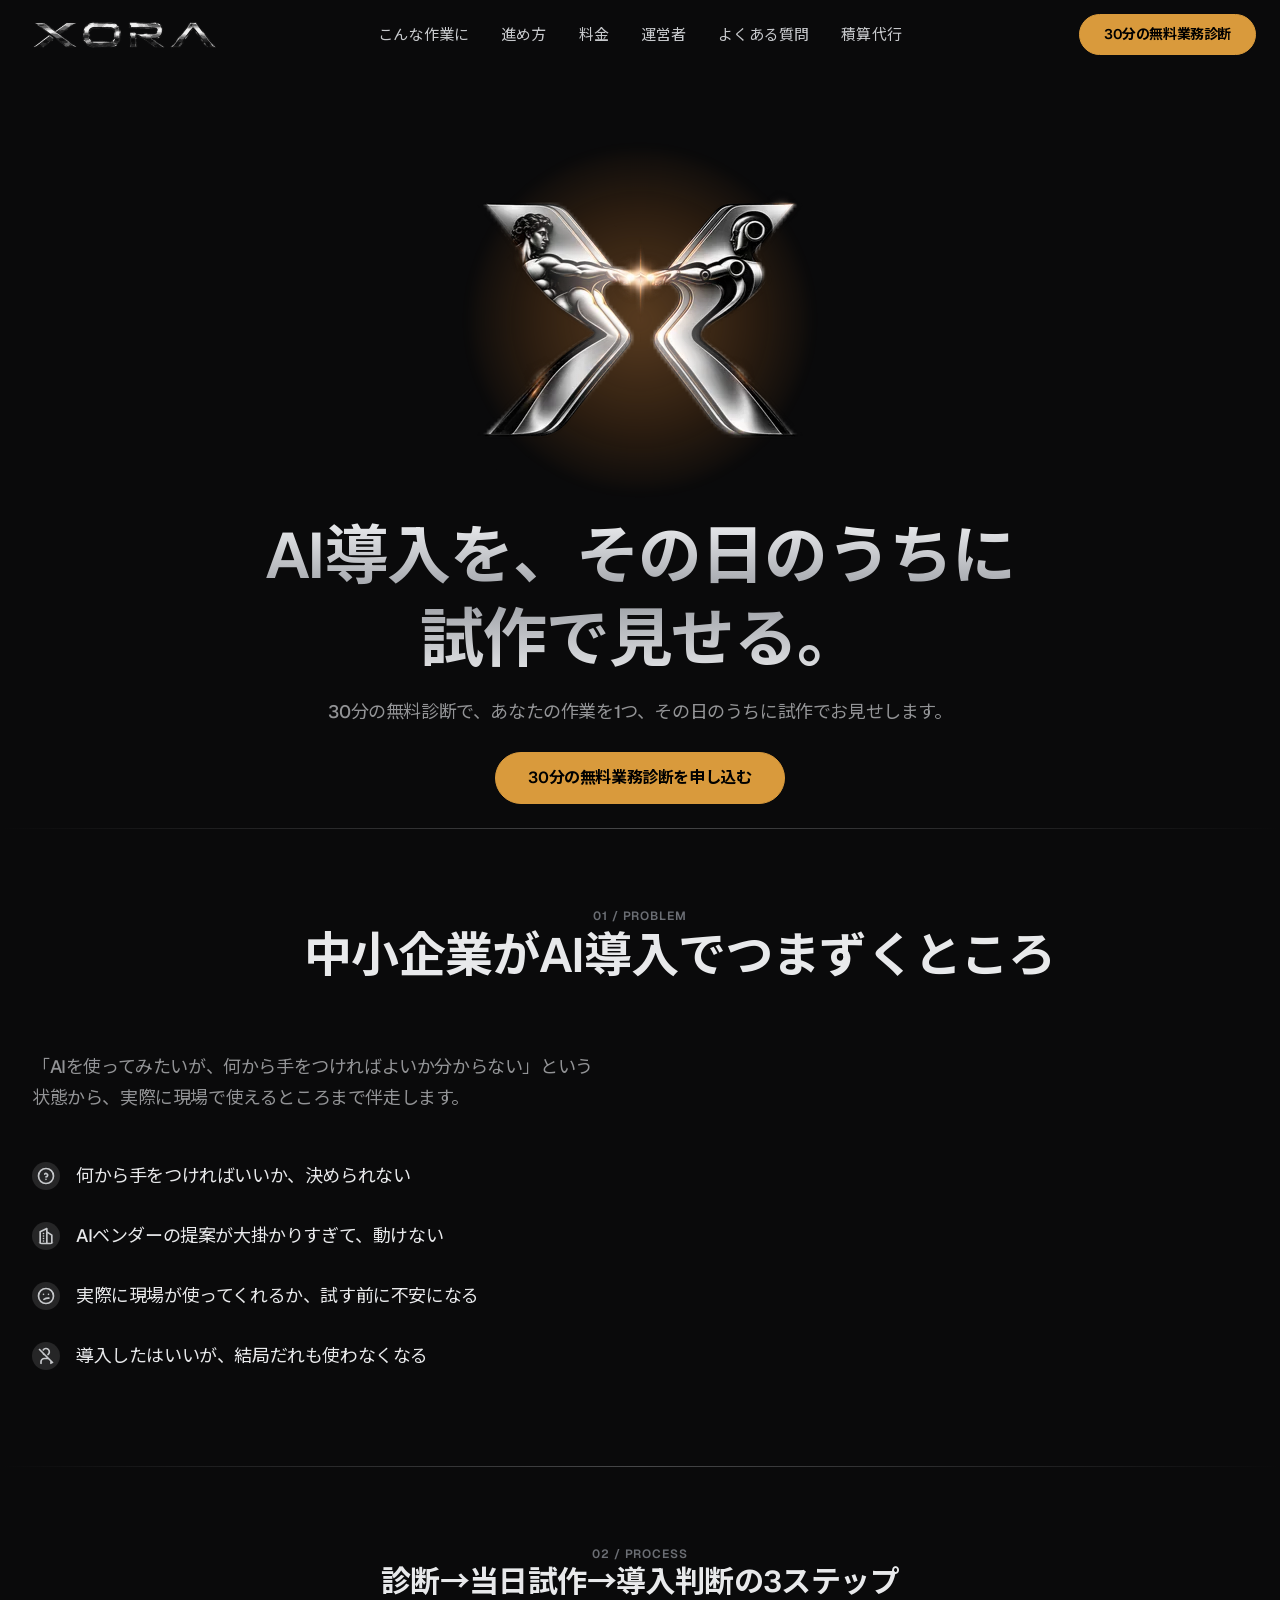
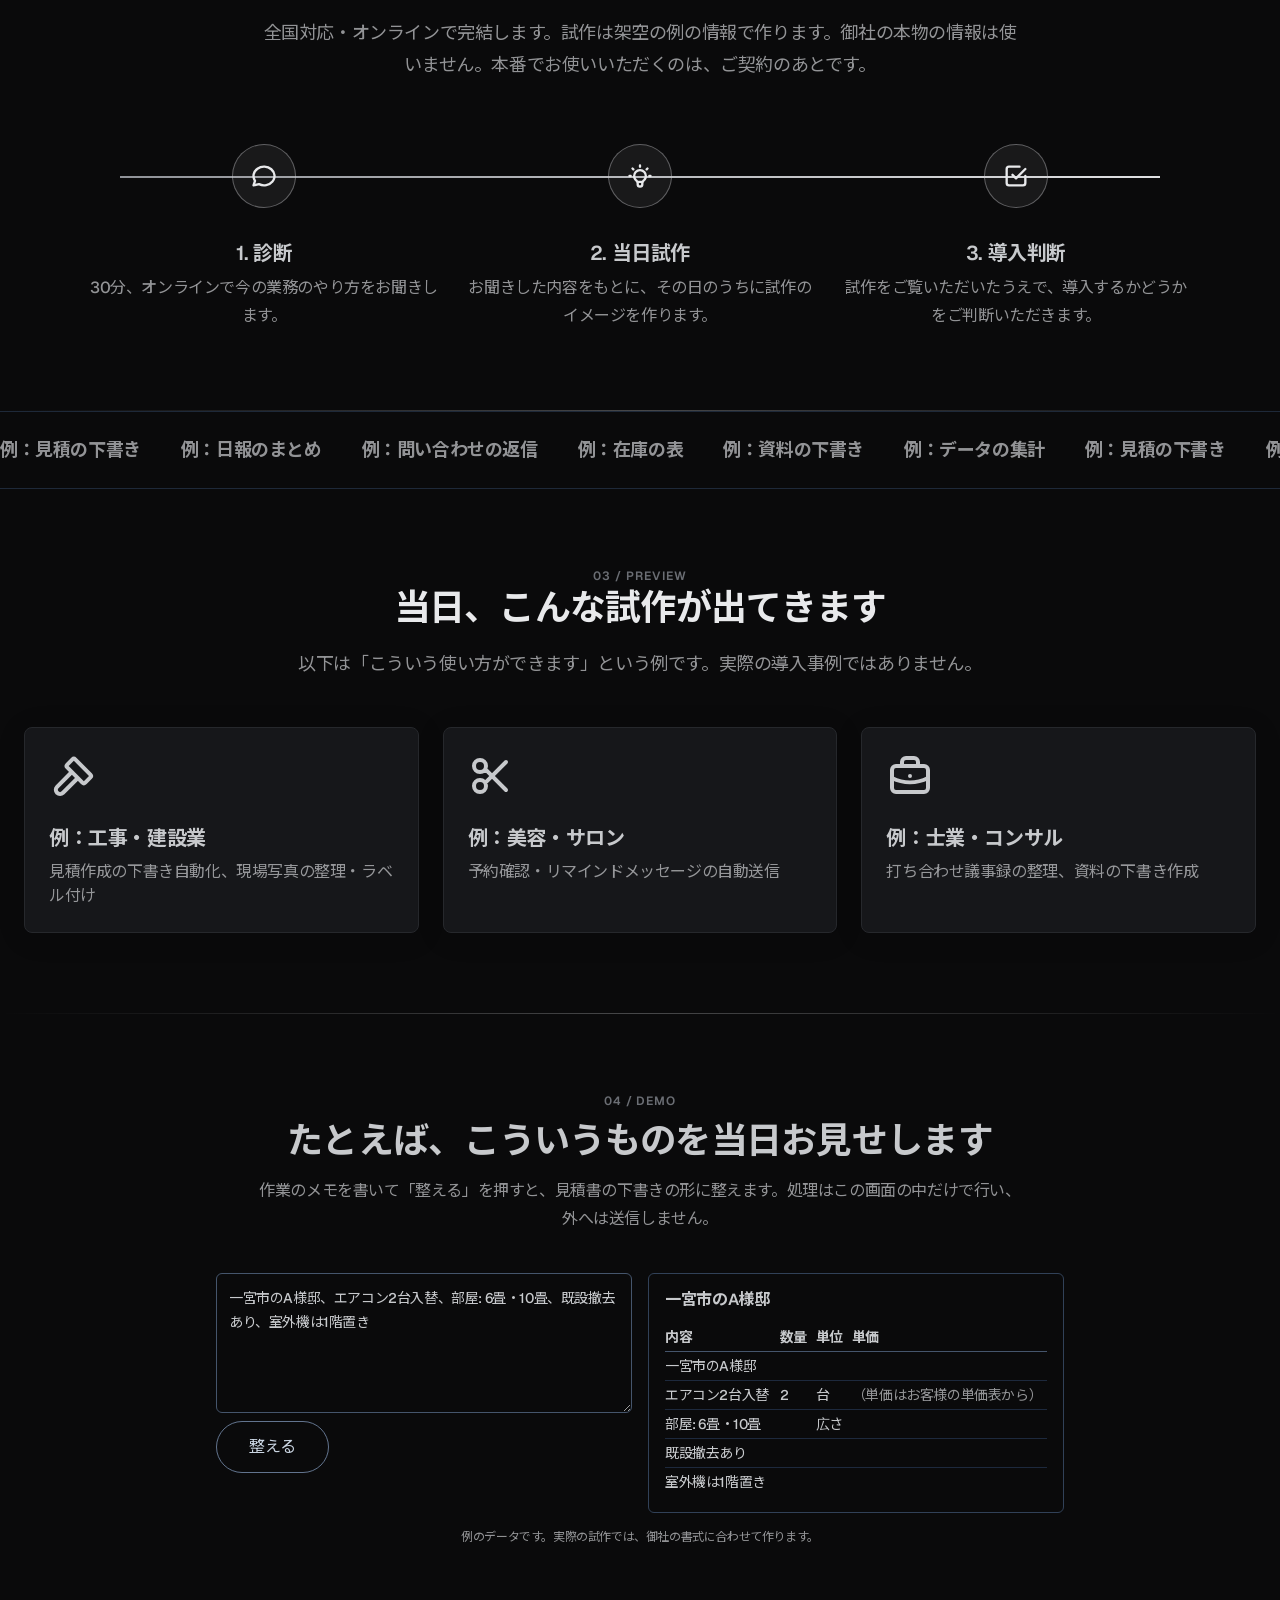
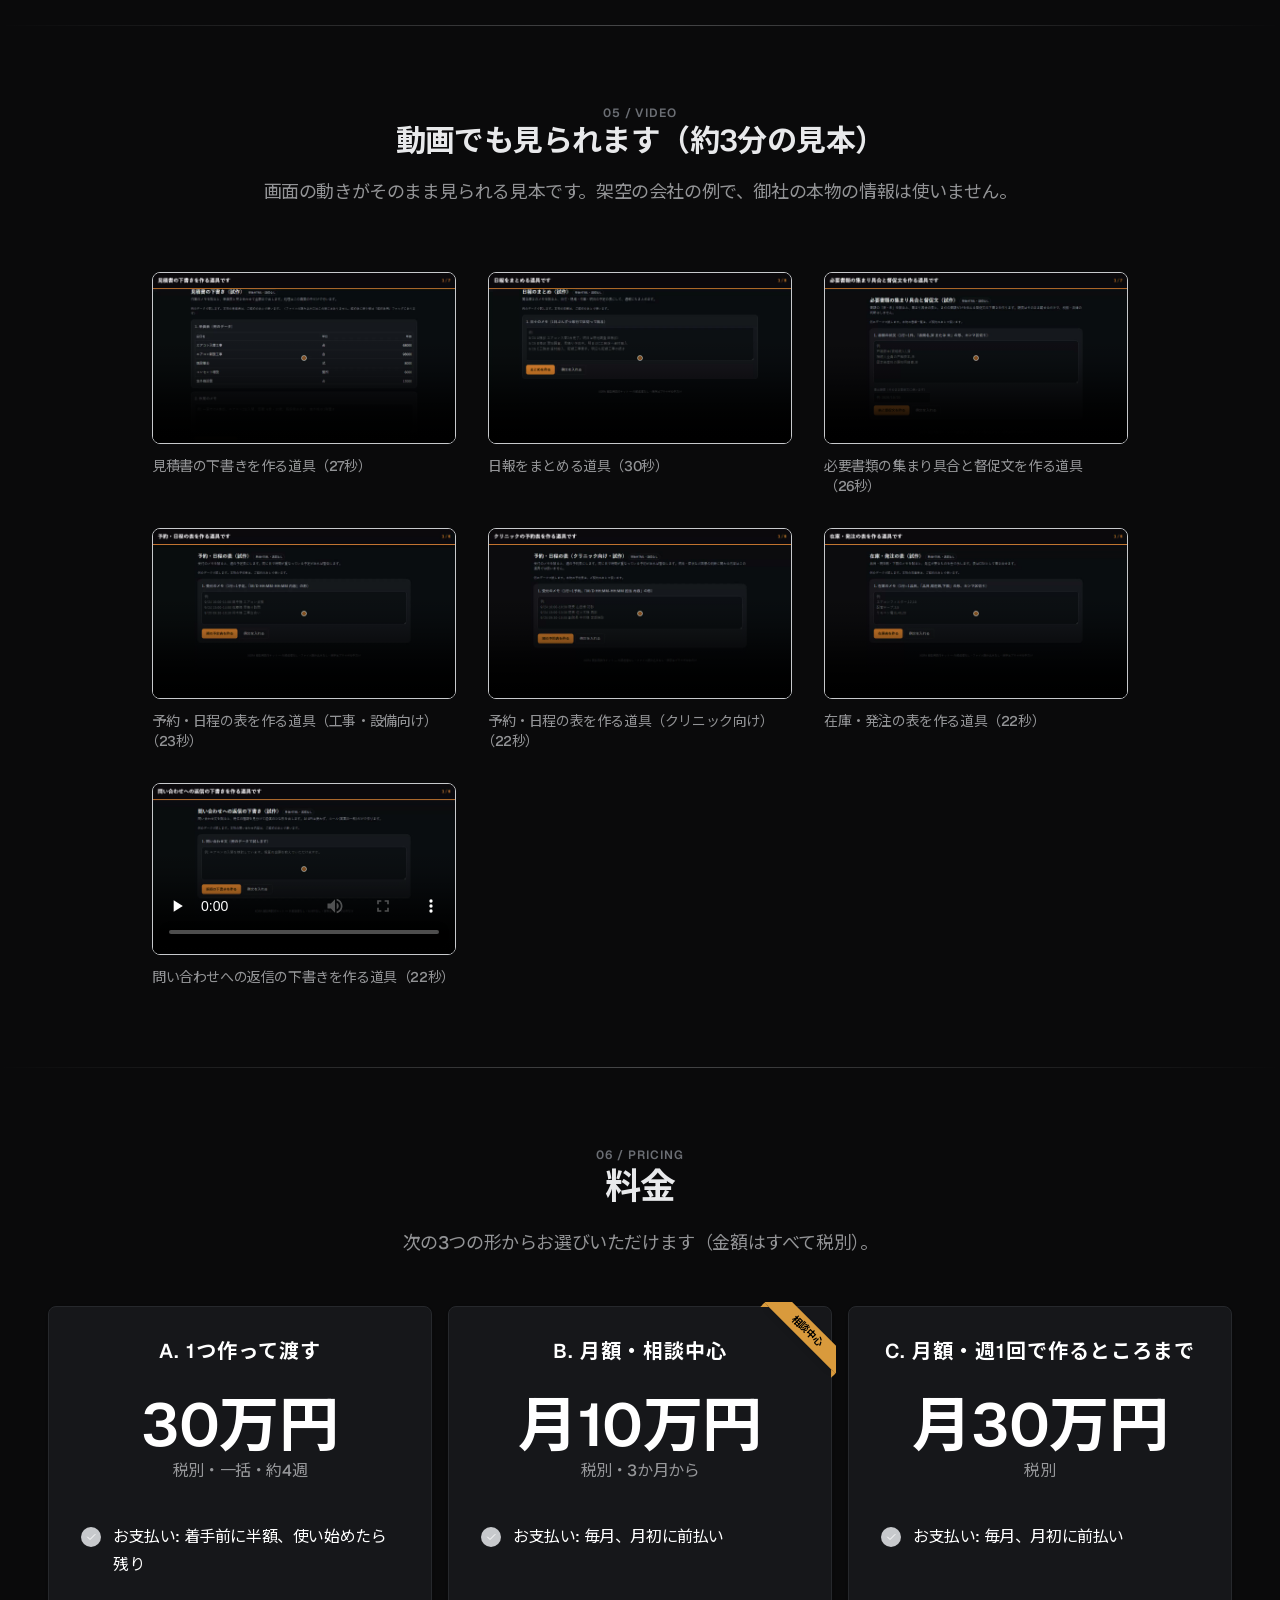
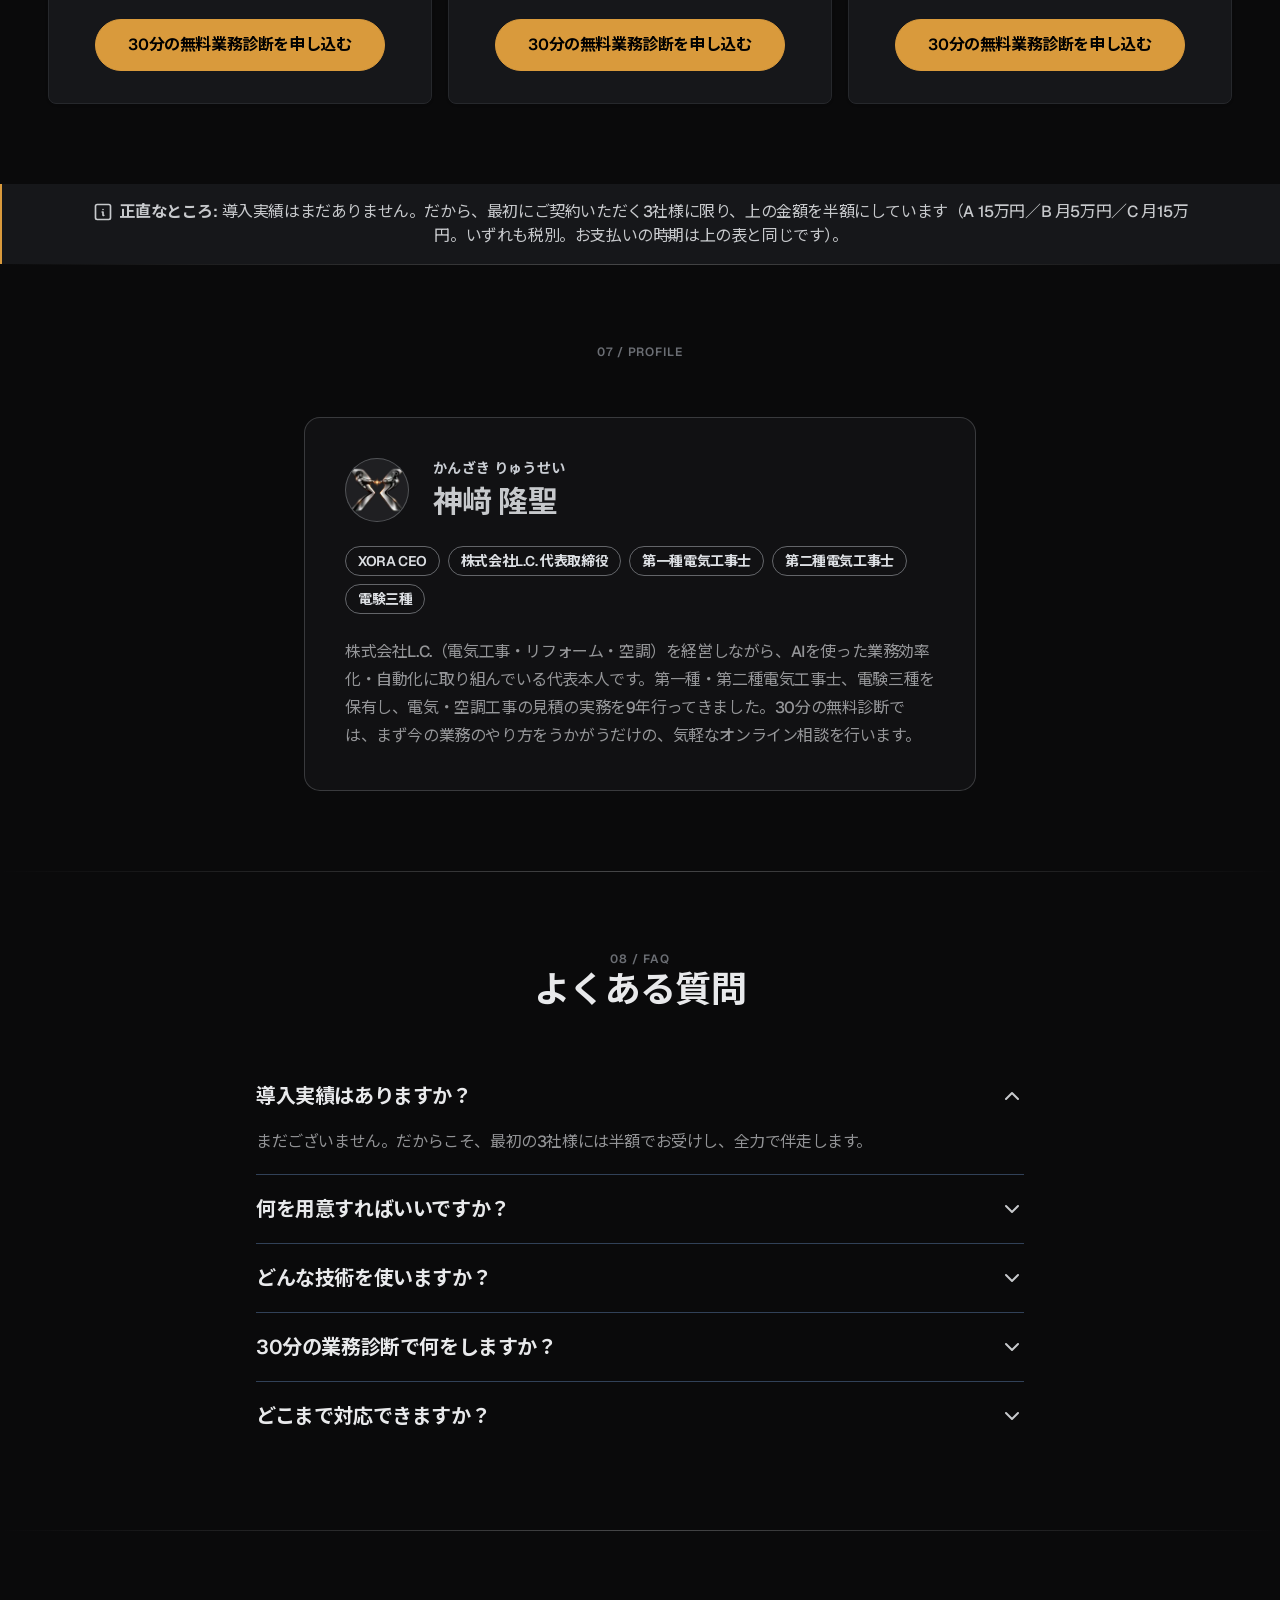
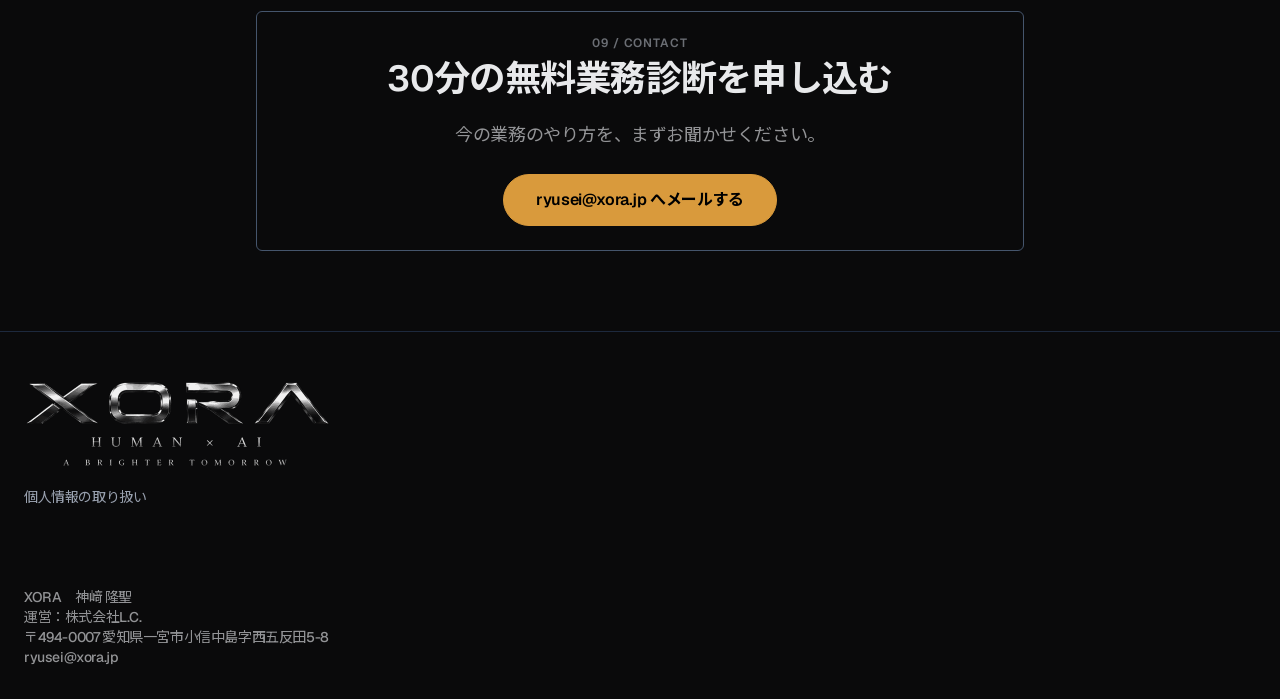
<file: index.html>
<!DOCTYPE html><html class="2xl:text-[20px]" dir="ltr" lang="ja"><head><meta charset="UTF-8"><meta content="width=device-width,initial-scale=1" name="viewport"><link href="/_astro/favicon.DbKvJVLX.ico" rel="shortcut icon"><link href="/_astro/favicon.0BvbYw01.svg" rel="icon" type="image/svg+xml"><link href="/_astro/favicon.0BvbYw01.svg" rel="mask-icon" color="#8D46E7"><link href="/_astro/apple-touch-icon.BpX2yTqa.png" rel="apple-touch-icon" sizes="180x180"><style>@font-face{font-family:'Noto Sans JP Subset';src:url('/_astro/noto-sans-jp-400.subset.DW1tt6Fj.woff2') format('woff2');font-weight:400;font-style:normal;font-display:swap}@font-face{font-family:'Noto Sans JP Subset';src:url('/_astro/noto-sans-jp-700.subset.D-8Tqq_x.woff2') format('woff2');font-weight:700;font-style:normal;font-display:swap}:root{--font-noto-jp:'Noto Sans JP Subset',sans-serif}</style><link href="/_astro/noto-sans-jp-700.subset.D-8Tqq_x.woff2" rel="preload" type="font/woff2" as="font" crossorigin><style>@font-face{font-family:Geist-50df8a5a4f3c62e2;src:url("/_astro/fonts/b747baca4820a9ba.woff2") format("woff2");font-display:swap;unicode-range:U+0000-00FF,U+0131,U+0152-0153,U+02BB-02BC,U+02C6,U+02DA,U+02DC,U+0304,U+0308,U+0329,U+2000-206F,U+20AC,U+2122,U+2191,U+2193,U+2212,U+2215,U+FEFF,U+FFFD;font-weight:500;font-style:normal}@font-face{font-family:Geist-50df8a5a4f3c62e2;src:url("/_astro/fonts/7bcced271b45f73d.woff2") format("woff2");font-display:swap;unicode-range:U+0000-00FF,U+0131,U+0152-0153,U+02BB-02BC,U+02C6,U+02DA,U+02DC,U+0304,U+0308,U+0329,U+2000-206F,U+20AC,U+2122,U+2191,U+2193,U+2212,U+2215,U+FEFF,U+FFFD;font-weight:600;font-style:normal}:root{--font-geist:Geist-50df8a5a4f3c62e2}</style><link href="/_astro/fonts/b747baca4820a9ba.woff2" rel="preload" type="font/woff2" as="font" crossorigin><link href="/_astro/fonts/7bcced271b45f73d.woff2" rel="preload" type="font/woff2" as="font" crossorigin><style>:root{--aw-font-sans:var(--font-geist),var(--font-noto-jp);--aw-font-serif:var(--font-geist),var(--font-noto-jp);--aw-font-heading:var(--font-geist),var(--font-noto-jp);--aw-color-primary:rgb(199 201 204);--aw-color-secondary:rgb(199 201 204);--aw-color-accent:rgb(217 154 60);--aw-color-text-heading:rgb(232 233 235);--aw-color-text-default:rgb(199 201 204);--aw-color-text-muted:rgb(199 201 204 / 72%);--aw-color-bg-page:rgb(10 10 11);--aw-color-bg-page-dark:rgb(10 10 11);--aw-color-divider:rgb(22 23 26)}.dark{--aw-font-sans:var(--font-geist),var(--font-noto-jp);--aw-font-serif:var(--font-geist),var(--font-noto-jp);--aw-font-heading:var(--font-geist),var(--font-noto-jp);--aw-color-primary:rgb(199 201 204);--aw-color-secondary:rgb(199 201 204);--aw-color-accent:rgb(217 154 60);--aw-color-text-heading:rgb(232 233 235);--aw-color-text-default:rgb(199 201 204);--aw-color-text-muted:rgb(199 201 204 / 72%);--aw-color-bg-page:rgb(10 10 11);--aw-color-divider:rgb(22 23 26)}.font-heading{font-weight:700;letter-spacing:-.02em;line-height:1.3}h1,h2{word-break:normal;overflow-wrap:break-word}@media (min-width:640px){h1,h2{word-break:keep-all;overflow-wrap:normal}}body,html{overflow-x:clip}.hero__logo-glow{background:radial-gradient(circle,rgba(255,164,77,.32) 0,rgba(255,149,51,.14) 45%,rgba(255,149,51,0) 75%);filter:blur(6px);animation:hero-logo-pulse 4s ease-in-out infinite}.hero-chrome-text{background:linear-gradient(180deg,#f2f3f5 0,#9a9da3 50%,#e8e9eb 100%);-webkit-background-clip:text;background-clip:text;color:transparent}.hero__logo-sheen-mask{transition:opacity .4s ease}.hero__logo-shape-mask{-webkit-mask-image:var(--hero-logo-mask-url);mask-image:var(--hero-logo-mask-url);-webkit-mask-repeat:no-repeat;mask-repeat:no-repeat;-webkit-mask-size:100% 100%;mask-size:100% 100%;-webkit-mask-position:center;mask-position:center}.hero__logo-sheen-gradient{background:linear-gradient(75deg,transparent 42%,rgba(255,255,255,.5) 48%,rgba(255,255,255,.85) 50%,rgba(255,255,255,.5) 52%,transparent 58%);mix-blend-mode:screen;animation:hero-sheen-sweep 9s ease-in-out infinite;will-change:transform}@keyframes hero-sheen-sweep{0%{transform:translateX(-30%)}100%,50%{transform:translateX(30%)}}@media (prefers-reduced-motion:reduce){.hero__logo-sheen-gradient{display:none}}.hero__split-half{opacity:0;transition:opacity .3s ease;will-change:transform}.hero__split-wrap--left{clip-path:inset(0 50% 0 0)}.hero__split-wrap--right{clip-path:inset(0 0 0 50%)}#hero-logo-stage.hero__split-ready .hero__split-half{opacity:1}.cta-amber-burst{width:220px;height:220px;max-width:90vw;border-radius:9999px;background:radial-gradient(circle,rgba(255,164,77,.35) 0,rgba(255,149,51,.12) 45%,rgba(255,149,51,0) 75%);opacity:0;transform:scale(.6);filter:blur(4px)}.cta-amber-burst--play{animation:cta-amber-burst-play .9s ease-out forwards}@keyframes cta-amber-burst-play{0%{opacity:0;transform:scale(.6)}40%{opacity:1;transform:scale(1.15)}100%{opacity:0;transform:scale(1.4)}}@media (prefers-reduced-motion:reduce){.cta-amber-burst--play{animation:none}}.section-hairline{height:1px;background:linear-gradient(90deg,transparent,rgba(199,201,204,.32) 50%,transparent)}.section-gauge{color:#6b6e74;letter-spacing:.08em}@keyframes hero-logo-pulse{0%,100%{opacity:.55;transform:scale(.96)}50%{opacity:.85;transform:scale(1.04)}}@media (prefers-reduced-motion:reduce){.hero__logo-glow{animation:none;opacity:.8}}.dayflow__track{background:rgba(199,201,204,.22)}.dayflow__fill{background:linear-gradient(90deg,rgba(154,157,163,.9),rgba(232,233,235,.95));transition:transform 1.3s ease}.dayflow__fill--y{background:linear-gradient(180deg,rgba(154,157,163,.9),rgba(232,233,235,.95))}.dayflow__node{background:rgba(199,201,204,.08);border:1px solid rgba(199,201,204,.4);color:#e8e9eb}.profile-card{background:rgba(120,128,138,.05);border:1px solid rgba(120,128,138,.28)}.dark .profile-card{background:rgba(200,204,210,.04);border:1px solid rgba(200,204,210,.22)}.profile-card__logo{background:rgba(120,128,138,.1);border:1px solid rgba(120,128,138,.35)}.dark .profile-card__logo{background:rgba(200,204,210,.08);border:1px solid rgba(200,204,210,.3)}.profile-card__kana{color:#78808a}.dark .profile-card__kana{color:#c8ccd2}.profile-card__badge{background:0 0;border:1px solid rgba(120,128,138,.5);color:#50565e}.dark .profile-card__badge{border:1px solid rgba(200,204,210,.45);color:#dcdfe3}.story-scene .dayflow__node{transition:background-color .5s ease,border-color .5s ease,color .5s ease,transform .5s ease}.story-scene.is-active .dayflow__node{background:rgb(217 154 60 / 16%);border-color:rgb(217 154 60 / 55%);color:#e8e9eb;transform:scale(1.08)}@media (prefers-reduced-motion:reduce){.story-scene .dayflow__node{transition:none}.story-scene.is-active .dayflow__node{transform:none}}</style><script>!function(){const e="dark:only";function t(e){document.documentElement.classList["dark"===e?"add":"remove"]("dark")}function a(){return e&&e.endsWith(":only")||!localStorage.theme?e.replace(":only",""):"dark"===localStorage.theme||!("theme"in localStorage)&&window.matchMedia("(prefers-color-scheme: dark)").matches?"dark":"light"}t(a()),document.addEventListener("astro:after-swap",()=>t(a()))}()</script><title>XORA｜中小企業のAI導入伴走。無料相談30分→当日に試作を確認</title><link href="https://xora.jp/" rel="canonical"><meta content="AI導入の相談先を探している中小企業向け。XORAは30分の無料診断のあと、当日中に試作(プロトタイプ)を作って見せる伴走型のAI導入支援サービスです。全国対応・オンライン。" name="description"><meta content="index, follow" name="robots"><meta content="XORA｜中小企業のAI導入伴走。無料相談30分→当日に試作を確認" property="og:title"><meta content="website" property="og:type"><meta content="https://xora.jp/_astro/og-xora.CJPqek1R_Z2jTxKo.jpg" property="og:image"><meta content="https://xora.jp/" property="og:url"><meta content="AI導入の相談先を探している中小企業向け。XORAは30分の無料診断のあと、当日中に試作(プロトタイプ)を作って見せる伴走型のAI導入支援サービスです。全国対応・オンライン。" property="og:description"><meta content="ja" property="og:locale"><meta content="XORA" property="og:site_name"><meta content="https://xora.jp/_astro/og-xora.CJPqek1R_Z2jTxKo.jpg" property="og:image:url"><meta content="1200" property="og:image:width"><meta content="626" property="og:image:height"><meta content="XORA｜中小企業のAI導入伴走。無料相談30分→当日に試作を確認" property="og:image:alt"><meta content="summary_large_image" name="twitter:card"><script data-id id="ga-init">if(document.getElementById("ga-init").dataset.id){var d=document.getElementById("ga-init").dataset.id;window.dataLayer=window.dataLayer||[],window.gtag=function(){dataLayer.push(arguments)},window.gtag("js",new Date),window.gtag("config",d)}</script><script type="application/ld+json">{"@context":"https://schema.org","@type":"ProfessionalService","name":"XORA","url":"https://xora.jp/","description":"AI導入の相談先を探している中小企業向け。XORAは30分の無料診断のあと、当日中に試作(プロトタイプ)を作って見せる伴走型のAI導入支援サービスです。全国対応・オンライン。","email":"ryusei@xora.jp","areaServed":"JP","address":{"@type":"PostalAddress","streetAddress":"小信中島字西五反田5-8","addressLocality":"一宮市","addressRegion":"愛知県","postalCode":"494-0007","addressCountry":"JP"}}</script><link href="https://xora.jp/" rel="alternate" hreflang="ja"><link href="https://xora.jp/en/" rel="alternate" hreflang="en"><link href="https://xora.jp/" rel="alternate" hreflang="x-default"><link href="/_astro/Layout.C4gorUvE.css" rel="stylesheet"><style>@keyframes astroFadeInOut{0%{opacity:1}to{opacity:0}}@keyframes astroFadeIn{0%{opacity:0;mix-blend-mode:plus-lighter}to{opacity:1;mix-blend-mode:plus-lighter}}@keyframes astroFadeOut{0%{opacity:1;mix-blend-mode:plus-lighter}to{opacity:0;mix-blend-mode:plus-lighter}}@keyframes astroSlideFromRight{0%{transform:translate(100%)}}@keyframes astroSlideFromLeft{0%{transform:translate(-100%)}}@keyframes astroSlideToRight{to{transform:translate(100%)}}@keyframes astroSlideToLeft{to{transform:translate(-100%)}}@media (prefers-reduced-motion){::view-transition-group(*),::view-transition-new(*),::view-transition-old(*),[data-astro-transition-scope]{animation:none!important}}aw-header[data-astro-cid-nswrv7r3],aw-theme-toggle[data-astro-cid-4vhgjfnb]{display:contents}aw-pricing[data-astro-cid-dasjktz7]{display:block}aw-pricing[data-astro-cid-dasjktz7][data-billing=monthly] .aw-price-yearly[data-astro-cid-dasjktz7],aw-pricing[data-astro-cid-dasjktz7][data-billing=yearly] .aw-price-monthly[data-astro-cid-dasjktz7]{display:none}</style><script type="module" src="/_astro/page.BS6wqQC3.js"></script></head><body class="flex flex-col antialiased bg-page min-h-screen text-default tracking-tight"><script type="module">var e=class extends HTMLElement{connectedCallback(){this.querySelector("[data-aw-toggle-color-scheme]")?.addEventListener("click",()=>{let e=document.documentElement.classList.toggle("dark");localStorage.theme=e?"dark":"light",document.dispatchEvent(new CustomEvent("aw:theme-change"))})}};customElements.get("aw-theme-toggle")||customElements.define("aw-theme-toggle",e)</script><aw-header data-astro-cid-nswrv7r3="true" data-astro-transition-persist="header-7acvo4"><header class="w-full mx-auto border-b border-gray-50/0 ease-in-out flex-none sticky top-0 transition-[opacity] z-40" data-astro-cid-nswrv7r3 data-aw-sticky-header="true" id="header"><div class="absolute inset-0" data-astro-cid-nswrv7r3></div><div class="relative mx-auto w-full max-w-7xl lg:grid lg:grid-cols-3 lg:items-center lg:px-6 px-3 py-3 text-default" data-astro-cid-nswrv7r3><div class="flex justify-between" data-astro-cid-nswrv7r3><a href="/" class="flex items-center" data-astro-cid-nswrv7r3><picture class="rtl:ml-0 ml-2 rtl:mr-2 inline-flex items-center"><source type="image/webp" srcset="/_astro/xora-wordmark-56.b6u-JX5U.webp 2x, /_astro/xora-wordmark-84.CF1OAnTA.webp 3x"><img alt="XORA" class="h-[22px] md:h-[28px] w-auto" decoding="async" loading="eager" height="28" src="/_astro/xora-wordmark-56.BvOhzJHG.png" width="185" fetchpriority="low" srcset="/_astro/xora-wordmark-56.BvOhzJHG.png 2x, /_astro/xora-wordmark-84.zB8bDM0I.png 3x"></picture></a><div class="flex items-center lg:hidden" data-astro-cid-nswrv7r3><button class="flex items-center justify-center cursor-pointer flex-col group h-12 rounded w-12" type="button" aria-expanded="false" aria-label="Toggle Menu" data-aw-toggle-menu><span class="sr-only">Toggle Menu</span><span class="rounded-full bg-black dark:bg-white duration-200 ease h-0.5 my-1 opacity-80 transform transition w-6 group-[.expanded]:rotate-45 group-[.expanded]:translate-y-2.5" aria-hidden="true"></span><span class="rounded-full bg-black dark:bg-white duration-200 ease h-0.5 my-1 opacity-80 transform transition w-6 group-[.expanded]:opacity-0" aria-hidden="true"></span><span class="rounded-full bg-black dark:bg-white duration-200 ease h-0.5 my-1 opacity-80 transform transition w-6 group-[.expanded]:-rotate-45 group-[.expanded]:-translate-y-2.5" aria-hidden="true"></span></button></div></div><nav aria-label="Main navigation" class="w-full items-center lg:w-auto hidden lg:flex lg:justify-self-center lg:mx-5 lg:overflow-visible overflow-x-hidden overflow-y-auto text-default" data-astro-cid-nswrv7r3><ul class="flex flex-col w-full font-medium lg:flex-row lg:justify-center lg:self-center lg:text-[0.9375rem] lg:w-auto text-xl tracking-[0.01rem]" data-astro-cid-nswrv7r3><li class data-astro-cid-nswrv7r3><a href="/#problem" class="flex items-center dark:hover:text-white hover:text-link px-4 py-3 whitespace-nowrap" data-astro-cid-nswrv7r3>こんな作業に</a></li><li class data-astro-cid-nswrv7r3><a href="/#steps3" class="flex items-center dark:hover:text-white hover:text-link px-4 py-3 whitespace-nowrap" data-astro-cid-nswrv7r3>進め方</a></li><li class data-astro-cid-nswrv7r3><a href="/#pricing" class="flex items-center dark:hover:text-white hover:text-link px-4 py-3 whitespace-nowrap" data-astro-cid-nswrv7r3>料金</a></li><li class data-astro-cid-nswrv7r3><a href="/#profile" class="flex items-center dark:hover:text-white hover:text-link px-4 py-3 whitespace-nowrap" data-astro-cid-nswrv7r3>運営者</a></li><li class data-astro-cid-nswrv7r3><a href="/#faq" class="flex items-center dark:hover:text-white hover:text-link px-4 py-3 whitespace-nowrap" data-astro-cid-nswrv7r3>よくある質問</a></li><li class data-astro-cid-nswrv7r3><a href="/sekisan/" class="flex items-center dark:hover:text-white hover:text-link px-4 py-3 whitespace-nowrap" data-astro-cid-nswrv7r3>積算代行</a></li></ul></nav><div class="w-full items-center lg:w-auto hidden lg:flex bottom-0 fixed justify-end left-0 lg:justify-self-end lg:mb-0 lg:p-0 lg:self-center lg:static p-3 rtl:left-auto rtl:right-0" data-astro-cid-nswrv7r3><div class="flex items-center justify-between lg:w-auto w-full" data-astro-cid-nswrv7r3><div class="flex" data-astro-cid-nswrv7r3></div><span class="rtl:ml-0 ml-4 rtl:mr-4" data-astro-cid-nswrv7r3><a href="/#contact" class="font-semibold btn-primary lg:px-6 ml-2 px-5.5 py-2.5 shadow-none text-sm w-auto" data-astro-cid-nswrv7r3="true">30分の無料業務診断</a></span></div></div></div></header></aw-header><script type="module">var e=class extends HTMLElement{onScroll;mql;onMqlChange;onPageLoad=()=>{this.updateActiveLinks(),this.closeOpenDropdown()};connectedCallback(){let e=this.querySelector("#header"),t=this.querySelector("[data-aw-toggle-menu]"),s=this.querySelector("#header nav"),a=this.querySelector("#header > div > div:last-child");this.updateActiveLinks(),document.addEventListener("astro:page-load",this.onPageLoad);let n=()=>{t?.classList.remove("expanded"),t?.setAttribute("aria-expanded","false"),document.body.classList.remove("overflow-hidden"),e?.classList.remove("h-screen","expanded","bg-page"),s?.classList.add("hidden"),a?.classList.add("hidden")};if(t?.addEventListener("click",()=>{let n=t.classList.toggle("expanded");t.setAttribute("aria-expanded",String(n)),document.body.classList.toggle("overflow-hidden"),e?.classList.toggle("h-screen"),e?.classList.toggle("expanded"),e?.classList.toggle("bg-page"),s?.classList.toggle("hidden"),a?.classList.toggle("hidden")}),s?.addEventListener("click",n),s?.addEventListener("click",e=>{let t=e.target?.closest(".dropdown-menu a");t&&t.blur()}),this.mql=window.matchMedia("(max-width: 1023px)"),this.onMqlChange=()=>n(),this.mql.addEventListener("change",this.onMqlChange),e?.hasAttribute("data-aw-sticky-header")){let t=!1,s=()=>{window.scrollY>60?e.classList.add("scroll"):e.classList.remove("scroll"),t=!1};this.onScroll=()=>{t||=(window.requestAnimationFrame(s),!0)},s(),document.addEventListener("scroll",this.onScroll,{passive:!0})}document.documentElement.classList.add("motion-safe:scroll-smooth")}disconnectedCallback(){this.onScroll&&document.removeEventListener("scroll",this.onScroll),this.mql&&this.onMqlChange&&this.mql.removeEventListener("change",this.onMqlChange),document.removeEventListener("astro:page-load",this.onPageLoad)}closeOpenDropdown(){let e=document.activeElement;e&&this.contains(e)&&e.closest(".dropdown")&&e.blur()}updateActiveLinks(){let e=e=>"/"+e.replace(/^\/+|\/+$/g,""),t=e(window.location.pathname);this.querySelectorAll("nav a[href]").forEach(s=>{let a=new URL(s.href,window.location.href),n=a.origin===window.location.origin&&!a.hash&&!s.getAttribute("href")?.startsWith("#");s.classList.toggle("aw-link-active",n&&e(a.pathname)===t)})}};customElements.get("aw-header")||customElements.define("aw-header",e)</script><main class="flex-1"><section class="flex items-center relative bg-page md:-mt-[76px] md:min-h-[720px] min-h-[560px] not-prose overflow-hidden sm:min-h-[640px]"><div class="relative mx-auto px-4 max-w-7xl sm:px-6 w-full"><div class="pointer-events-none md:pt-[76px] pt-0"></div><div class="md:pb-6 md:pt-20 pb-4 pt-12"><div class="text-center max-w-5xl mx-auto"><div class="flex items-center justify-center relative aspect-square intersect-once intersect-quarter max-w-[220px] mb-6 md:max-w-[340px] motion-safe:md:intersect:animate-fade motion-safe:md:opacity-0 mx-auto sm:max-w-[280px] w-full" id="hero-logo-stage" data-logo-url="/_astro/xora-logo.BvA4_ftd_Z1buG9q.webp" data-normal-url="/_astro/xora-logo-normal.B0UNLQ_i_2ps8GI.webp"><span class="absolute inset-0 h-full w-full hero__logo-glow m-auto rounded-full" aria-hidden="true" id="hero-logo-glow"></span><img alt="XORAのロゴ" class="relative h-auto w-full" decoding="async" loading="eager" height="340" src="/_astro/xora-logo.BvA4_ftd_1e8cq8.webp" width="340" fetchpriority="high" id="hero-logo-img"><span class="absolute inset-0 pointer-events-none hero__logo-shape-mask overflow-hidden hero__split-wrap hero__split-wrap--left" style="--hero-logo-mask-url:url(/_astro/xora-logo.BvA4_ftd_Z2rB6t4.webp)" aria-hidden="true"><img alt="" class="absolute inset-0 h-full w-full hero__split-half" decoding="async" loading="lazy" id="hero-logo-left"></span><span class="absolute inset-0 pointer-events-none hero__logo-shape-mask overflow-hidden hero__split-wrap hero__split-wrap--right" style="--hero-logo-mask-url:url(/_astro/xora-logo.BvA4_ftd_Z2rB6t4.webp)" aria-hidden="true"><img alt="" class="absolute inset-0 h-full w-full hero__split-half" decoding="async" loading="lazy" id="hero-logo-right"></span><span class="absolute inset-0 pointer-events-none hero__logo-shape-mask overflow-hidden hero__logo-sheen-mask rounded-lg" style="--hero-logo-mask-url:url(/_astro/xora-logo.BvA4_ftd_Z2rB6t4.webp)" aria-hidden="true" id="hero-logo-sheen"><span class="absolute -inset-x-full hero__logo-sheen-gradient inset-y-0"></span></span><canvas aria-hidden="true" class="absolute inset-0 h-full w-full duration-[600ms] opacity-0 transition-opacity" id="hero-logo-canvas"></canvas></div><h1 class="intersect-once motion-safe:md:intersect:animate-fade motion-safe:md:opacity-0 intersect-quarter font-heading hero-chrome-text mb-4 text-[clamp(2rem,1.1rem+4.2vw,4rem)]"><span class="inline-block" style="word-break:keep-all">AI導入を、</span><wbr/><span class="inline-block" style="word-break:keep-all">その日のうちに</span><wbr/><span class="inline-block" style="word-break:keep-all">試作で見せる。</span></h1><div class="max-w-2xl mx-auto"><p class="text-muted leading-[1.75] md:text-lg text-base intersect-once intersect-quarter mb-6 motion-safe:md:intersect:animate-fade motion-safe:md:opacity-0"><span class="inline-block" style="word-break:keep-all">30分の無料診断で、</span><wbr/><span class="inline-block" style="word-break:keep-all">あなたの作業を1つ、</span><wbr/><span class="inline-block" style="word-break:keep-all">その日のうちに</span><wbr/><span class="inline-block" style="word-break:keep-all">試作でお見せします。</span></p><div class="flex flex-col intersect-once intersect-quarter motion-safe:md:intersect:animate-fade motion-safe:md:opacity-0 flex-nowrap gap-4 m-auto max-w-xs sm:flex-row sm:justify-center sm:max-w-md"><div class="flex justify-center w-full sm:w-auto"><a href="#contact" class="btn-primary">30分の無料業務診断を申し込む</a></div></div></div></div></div></div></section><script type="module" src="/_astro/HeroText.astro_astro_type_script_index_0_lang.lw7HTZ26.js"></script><div class="section-hairline" aria-hidden="true"></div><section class="relative not-prose scroll-mt-[72px]" id="problem"><div class="absolute inset-0 pointer-events-none -z-[1]" aria-hidden="true"><div class="absolute inset-0"></div></div><div class="relative intersect-once intersect-quarter motion-safe:md:intersect:animate-fade motion-safe:md:opacity-0 intersect-no-queue mx-auto px-4 lg:py-20 md:px-6 md:py-16 py-12 text-default max-w-7xl"><div class="text-center md:mx-auto mb-8 md:mb-12 lg:max-w-2xl max-w-xl sm:mx-auto"><p class="font-bold uppercase text-base text-secondary tracking-wide"><span class="font-heading block section-gauge text-xs">01 / PROBLEM</span></p><h2 class="font-heading font-bold leading-tighter text-balance text-heading tracking-tighter mb-4 text-[clamp(1.5rem,1rem+3vw,3rem)]">中小企業がAI導入で<br class="sm:hidden">つまずくところ</h2></div><div class="py-4 mx-auto max-w-7xl md:px-2 px-0"><div class="md:flex md:gap-16"><div class="md:basis-1/2 self-center"><div class="text-muted leading-[1.75] md:text-lg text-base mb-12">「AIを使ってみたいが、何から手をつければよいか分からない」という状態から、実際に現場で使えるところまで伴走します。</div><div class="grid gap-8 gap-y-4 md:gap-y-8 mx-auto"><div class="intersect-once motion-safe:md:intersect:animate-fade motion-safe:md:opacity-0"><div class="flex flex-row max-w-none"><div class="flex justify-center shrink-0"><svg class="flex items-center justify-center rounded-full bg-primary/15 h-7 mr-2 p-1 rtl:ml-2 rtl:mr-0 text-primary w-7" data-icon="tabler:help-circle" height="1em" viewBox="0 0 24 24" width="1em"><symbol id="ai:tabler:help-circle"><g fill="none" stroke="currentColor" stroke-linecap="round" stroke-linejoin="round" stroke-width="2"><path d="M3 12a9 9 0 1 0 18 0a9 9 0 0 0-18 0m9 4v.01"/><path d="M12 13a2 2 0 0 0 .914-3.782a1.98 1.98 0 0 0-2.414.483"/></g></symbol><use href="#ai:tabler:help-circle"></use></svg></div><div class="min-w-0 mt-0.5"><h3 class="leading-6 font-medium ml-2 rtl:ml-0 rtl:mr-2 text-heading text-lg">何から手をつければいいか、決められない</h3></div></div></div><div class="intersect-once motion-safe:md:intersect:animate-fade motion-safe:md:opacity-0"><div class="flex flex-row max-w-none"><div class="flex justify-center shrink-0"><svg class="flex items-center justify-center rounded-full bg-primary/15 h-7 mr-2 p-1 rtl:ml-2 rtl:mr-0 text-primary w-7" data-icon="tabler:building-skyscraper" height="1em" viewBox="0 0 24 24" width="1em"><symbol id="ai:tabler:building-skyscraper"><path d="M3 21h18M5 21V7l8-4v18m6 0V11l-6-4M9 9v.01M9 12v.01M9 15v.01M9 18v.01" fill="none" stroke="currentColor" stroke-linecap="round" stroke-linejoin="round" stroke-width="2"/></symbol><use href="#ai:tabler:building-skyscraper"></use></svg></div><div class="min-w-0 mt-0.5"><h3 class="leading-6 font-medium ml-2 rtl:ml-0 rtl:mr-2 text-heading text-lg">AIベンダーの提案が大掛かりすぎて、動けない</h3></div></div></div><div class="intersect-once motion-safe:md:intersect:animate-fade motion-safe:md:opacity-0"><div class="flex flex-row max-w-none"><div class="flex justify-center shrink-0"><svg class="flex items-center justify-center rounded-full bg-primary/15 h-7 mr-2 p-1 rtl:ml-2 rtl:mr-0 text-primary w-7" data-icon="tabler:mood-confuzed" height="1em" viewBox="0 0 24 24" width="1em"><symbol id="ai:tabler:mood-confuzed"><g fill="none" stroke="currentColor" stroke-linecap="round" stroke-linejoin="round" stroke-width="2"><path d="M3 12a9 9 0 1 0 18 0a9 9 0 1 0-18 0m6-2h.01M15 10h.01"/><path d="M9.5 16a10 10 0 0 1 6-1.5"/></g></symbol><use href="#ai:tabler:mood-confuzed"></use></svg></div><div class="min-w-0 mt-0.5"><h3 class="leading-6 font-medium ml-2 rtl:ml-0 rtl:mr-2 text-heading text-lg">実際に現場が使ってくれるか、試す前に不安になる</h3></div></div></div><div class="intersect-once motion-safe:md:intersect:animate-fade motion-safe:md:opacity-0"><div class="flex flex-row max-w-none"><div class="flex justify-center shrink-0"><svg class="flex items-center justify-center rounded-full bg-primary/15 h-7 mr-2 p-1 rtl:ml-2 rtl:mr-0 text-primary w-7" data-icon="tabler:user-off" height="1em" viewBox="0 0 24 24" width="1em"><symbol id="ai:tabler:user-off"><path d="M8.18 8.189a4.01 4.01 0 0 0 2.616 2.627m3.507-.545a4 4 0 1 0-5.59-5.552M6 21v-2a4 4 0 0 1 4-4h4c.412 0 .81.062 1.183.178m2.633 2.618c.12.38.184.785.184 1.204v2M3 3l18 18" fill="none" stroke="currentColor" stroke-linecap="round" stroke-linejoin="round" stroke-width="2"/></symbol><use href="#ai:tabler:user-off"></use></svg></div><div class="min-w-0 mt-0.5"><h3 class="leading-6 font-medium ml-2 rtl:ml-0 rtl:mr-2 text-heading text-lg">導入したはいいが、結局だれも使わなくなる</h3></div></div></div></div></div><div class="md:basis-1/2 md:mt-0 mt-10"></div></div></div></div></section><div class="section-hairline" aria-hidden="true"></div><section class="relative not-prose scroll-mt-[72px]" id="steps3"><div class="absolute inset-0 pointer-events-none -z-[1]" aria-hidden="true"><div class="absolute inset-0"></div></div><div class="relative intersect-once intersect-quarter motion-safe:md:intersect:animate-fade motion-safe:md:opacity-0 intersect-no-queue mx-auto px-4 lg:py-20 md:px-6 md:py-16 py-12 text-default max-w-6xl"><div class="text-center md:mx-auto max-w-3xl mb-12 md:mb-16 mx-auto"><p class="font-bold uppercase text-base text-secondary tracking-wide"><span class="font-heading block section-gauge text-xs">02 / PROCESS</span></p><h2 class="font-heading font-bold leading-tighter text-balance text-heading tracking-tighter mb-4 text-3xl">診断→当日試作→導入判断の3ステップ</h2><p class="text-muted leading-[1.75] md:text-lg text-base mt-4 text-pretty">全国対応・オンラインで完結します。試作は架空の例の情報で作ります。御社の本物の情報は使いません。本番でお使いいただくのは、ご契約のあとです。</p></div><div class="relative"><div class="absolute dayflow__track h-[2px] hidden inset-x-8 md:block top-8" aria-hidden="true"></div><div class="absolute dayflow__fill intersect-once intersect-quarter dayflow__fill--x h-[2px] hidden inset-x-8 md:block motion-safe:md:intersect:scale-x-100 origin-left scale-x-0 top-8" aria-hidden="true"></div><div class="absolute dayflow__track inset-y-4 left-8 md:hidden w-[2px]" aria-hidden="true"></div><div class="absolute dayflow__fill intersect-once intersect-quarter dayflow__fill--y inset-y-4 left-8 md:hidden motion-safe:intersect:scale-y-100 origin-top scale-y-0 w-[2px]" aria-hidden="true"></div><div class="relative gap-10 grid grid-cols-1 md:gap-6 md:grid-cols-3"><div class="flex relative gap-4 items-start md:flex-col md:items-center md:text-center story-scene"><span class="flex items-center justify-center rounded-full dayflow__node h-16 relative shrink-0 w-16 z-10"><svg class="h-7 w-7" data-icon="tabler:message-circle" height="1em" viewBox="0 0 24 24" width="1em"><symbol id="ai:tabler:message-circle"><path d="m3 20l1.3-3.9C1.976 12.663 2.874 8.228 6.4 5.726c3.526-2.501 8.59-2.296 11.845.48c3.255 2.777 3.695 7.266 1.029 10.501S11.659 20.922 7.7 19z" fill="none" stroke="currentColor" stroke-linecap="round" stroke-linejoin="round" stroke-width="2"/></symbol><use href="#ai:tabler:message-circle"></use></svg></span><div class="min-w-0 md:pt-4 pt-1"><h3 class="font-heading mb-2 text-xl">1. 診断</h3><p class="text-muted leading-[1.75]">30分、オンラインで今の業務のやり方をお聞きします。</p></div></div><div class="flex relative gap-4 items-start md:flex-col md:items-center md:text-center story-scene"><span class="flex items-center justify-center rounded-full dayflow__node h-16 relative shrink-0 w-16 z-10"><svg class="h-7 w-7" data-icon="tabler:bulb" height="1em" viewBox="0 0 24 24" width="1em"><symbol id="ai:tabler:bulb"><path d="M3 12h1m8-9v1m8 8h1M5.6 5.6l.7.7m12.1-.7l-.7.7M9 16a5 5 0 1 1 6 0a3.5 3.5 0 0 0-1 3a2 2 0 0 1-4 0a3.5 3.5 0 0 0-1-3m.7 1h4.6" fill="none" stroke="currentColor" stroke-linecap="round" stroke-linejoin="round" stroke-width="2"/></symbol><use href="#ai:tabler:bulb"></use></svg></span><div class="min-w-0 md:pt-4 pt-1"><h3 class="font-heading mb-2 text-xl">2. 当日試作</h3><p class="text-muted leading-[1.75]">お聞きした内容をもとに、その日のうちに試作のイメージを作ります。</p></div></div><div class="flex relative gap-4 items-start md:flex-col md:items-center md:text-center story-scene"><span class="flex items-center justify-center rounded-full dayflow__node h-16 relative shrink-0 w-16 z-10"><svg class="h-7 w-7" data-icon="tabler:checkbox" height="1em" viewBox="0 0 24 24" width="1em"><symbol id="ai:tabler:checkbox"><g fill="none" stroke="currentColor" stroke-linecap="round" stroke-linejoin="round" stroke-width="2"><path d="m9 11l3 3l8-8"/><path d="M20 12v6a2 2 0 0 1-2 2H6a2 2 0 0 1-2-2V6a2 2 0 0 1 2-2h9"/></g></symbol><use href="#ai:tabler:checkbox"></use></svg></span><div class="min-w-0 md:pt-4 pt-1"><h3 class="font-heading mb-2 text-xl">3. 導入判断</h3><p class="text-muted leading-[1.75]">試作をご覧いただいたうえで、導入するかどうかをご判断いただきます。</p></div></div></div></div></div></section><script type="module">var e=document.querySelectorAll(".story-scene");if(e.length){let t=new IntersectionObserver(e=>{for(let t of e)t.target.classList.toggle("is-active",t.isIntersecting)},{threshold:.6});e.forEach(e=>t.observe(e))}</script><div class="section-hairline" aria-hidden="true"></div><div class="relative border-gray-800 bg-page border-y overflow-hidden py-6" id="examples-marquee"><div class="flex whitespace-nowrap animate-marquee gap-10 w-max"><span class="text-muted font-semibold text-lg">例：見積の下書き</span><span class="text-muted font-semibold text-lg">例：日報のまとめ</span><span class="text-muted font-semibold text-lg">例：問い合わせの返信</span><span class="text-muted font-semibold text-lg">例：在庫の表</span><span class="text-muted font-semibold text-lg">例：資料の下書き</span><span class="text-muted font-semibold text-lg">例：データの集計</span><span class="text-muted font-semibold text-lg">例：見積の下書き</span><span class="text-muted font-semibold text-lg">例：日報のまとめ</span><span class="text-muted font-semibold text-lg">例：問い合わせの返信</span><span class="text-muted font-semibold text-lg">例：在庫の表</span><span class="text-muted font-semibold text-lg">例：資料の下書き</span><span class="text-muted font-semibold text-lg">例：データの集計</span></div></div><section class="relative not-prose scroll-mt-[72px]" id="examples"><div class="absolute inset-0 pointer-events-none -z-[1]" aria-hidden="true"><div class="absolute inset-0"></div></div><div class="relative intersect-once intersect-quarter motion-safe:md:intersect:animate-fade motion-safe:md:opacity-0 intersect-no-queue mx-auto px-4 lg:py-20 md:px-6 md:py-16 py-12 text-default max-w-7xl"><div class="text-center md:mx-auto max-w-3xl mb-8 md:mb-12"><p class="font-bold uppercase text-base text-secondary tracking-wide"><span class="font-heading block section-gauge text-xs">03 / PREVIEW</span></p><h2 class="font-heading font-bold leading-tighter text-balance text-heading tracking-tighter text-[clamp(1.5rem,1rem+2.5vw,2.25rem)]">当日、こんな試作が出てきます</h2><p class="text-muted leading-[1.75] md:text-lg text-base mt-4 text-pretty">以下は「こういう使い方ができます」という例です。実際の導入事例ではありません。</p></div><div class="grid gap-4 lg:grid-cols-3 sm:grid-cols-2 gap-x-12 md:gap-6"><div class="flex relative flex-col backdrop-blur bg-[#16171A] border border-[#26282C] dark:shadow-[0_4px_30px_rgba(0,0,0,0.1)] intersect-no-queue intersect-once intersect-quarter motion-safe:md:intersect:animate-fade motion-safe:md:opacity-0 p-6 rounded-lg shadow-[0_4px_30px_rgba(0,0,0,0.1)]"><svg class="text-primary h-12 mb-6 w-12" data-icon="tabler:hammer" height="1em" viewBox="0 0 24 24" width="1em"><symbol id="ai:tabler:hammer"><path d="m11.414 10l-7.383 7.418a2.09 2.09 0 0 0 0 2.967a2.11 2.11 0 0 0 2.976 0L14.414 13m3.707 2.293l2.586-2.586a1 1 0 0 0 0-1.414l-7.586-7.586a1 1 0 0 0-1.414 0L9.121 6.293a1 1 0 0 0 0 1.414l7.586 7.586a1 1 0 0 0 1.414 0" fill="none" stroke="currentColor" stroke-linecap="round" stroke-linejoin="round" stroke-width="2"/></symbol><use href="#ai:tabler:hammer"></use></svg><h3 class="font-bold text-xl">例：工事・建設業</h3><p class="text-muted mt-2">見積作成の下書き自動化、現場写真の整理・ラベル付け</p></div><div class="flex relative flex-col backdrop-blur bg-[#16171A] border border-[#26282C] dark:shadow-[0_4px_30px_rgba(0,0,0,0.1)] intersect-no-queue intersect-once intersect-quarter motion-safe:md:intersect:animate-fade motion-safe:md:opacity-0 p-6 rounded-lg shadow-[0_4px_30px_rgba(0,0,0,0.1)]"><svg class="text-primary h-12 mb-6 w-12" data-icon="tabler:scissors" height="1em" viewBox="0 0 24 24" width="1em"><symbol id="ai:tabler:scissors"><path d="M3 7a3 3 0 1 0 6 0a3 3 0 1 0-6 0m0 10a3 3 0 1 0 6 0a3 3 0 1 0-6 0m5.6-8.4L19 19M8.6 15.4L19 5" fill="none" stroke="currentColor" stroke-linecap="round" stroke-linejoin="round" stroke-width="2"/></symbol><use href="#ai:tabler:scissors"></use></svg><h3 class="font-bold text-xl">例：美容・サロン</h3><p class="text-muted mt-2">予約確認・リマインドメッセージの自動送信</p></div><div class="flex relative flex-col backdrop-blur bg-[#16171A] border border-[#26282C] dark:shadow-[0_4px_30px_rgba(0,0,0,0.1)] intersect-no-queue intersect-once intersect-quarter motion-safe:md:intersect:animate-fade motion-safe:md:opacity-0 p-6 rounded-lg shadow-[0_4px_30px_rgba(0,0,0,0.1)]"><svg class="text-primary h-12 mb-6 w-12" data-icon="tabler:briefcase" height="1em" viewBox="0 0 24 24" width="1em"><symbol id="ai:tabler:briefcase"><g fill="none" stroke="currentColor" stroke-linecap="round" stroke-linejoin="round" stroke-width="2"><path d="M3 9a2 2 0 0 1 2-2h14a2 2 0 0 1 2 2v9a2 2 0 0 1-2 2H5a2 2 0 0 1-2-2zm5-2V5a2 2 0 0 1 2-2h4a2 2 0 0 1 2 2v2m-4 5v.01"/><path d="M3 13a20 20 0 0 0 18 0"/></g></symbol><use href="#ai:tabler:briefcase"></use></svg><h3 class="font-bold text-xl">例：士業・コンサル</h3><p class="text-muted mt-2">打ち合わせ議事録の整理、資料の下書き作成</p></div></div></div></section><div class="section-hairline" aria-hidden="true"></div><section class="relative not-prose scroll-mt-[72px]" id="quote-draft-demo"><div class="absolute inset-0 pointer-events-none -z-[1]" aria-hidden="true"><div class="absolute inset-0"></div></div><div class="relative intersect-once intersect-quarter motion-safe:md:intersect:animate-fade motion-safe:md:opacity-0 intersect-no-queue mx-auto px-4 lg:py-20 md:px-6 md:py-16 py-12 text-default max-w-4xl"><div class="text-center max-w-3xl mb-8 md:mb-10 mx-auto"><span class="font-heading block section-gauge text-xs mb-2"><span class="font-heading block section-gauge text-xs">04 / DEMO</span></span><h2 class="font-heading sm:text-3xl text-2xl md:text-4xl mb-3">たとえば、こういうものを当日お見せします</h2><p class="text-muted leading-[1.75]">作業のメモを書いて「整える」を押すと、見積書の下書きの形に整えます。処理はこの画面の中だけで行い、外へは送信しません。</p></div><div class="grid gap-4 md:grid-cols-2 quote-draft-demo" data-counter-words="[&quot;台&quot;,&quot;個&quot;,&quot;本&quot;,&quot;枚&quot;,&quot;ヶ所&quot;,&quot;箇所&quot;,&quot;カ所&quot;,&quot;m&quot;,&quot;メートル&quot;,&quot;式&quot;,&quot;セット&quot;]" data-max-rows="20" data-no-subject-label="（件名未入力）" data-order="itemFirst" data-row-limit-note="表示は20行までです" data-size-unit-label="広さ" data-subject-pattern="様邸|様$|邸|ビル|事務所|店" data-unit-price-value="（単価はお客様の単価表から）"><div class="flex flex-col gap-2"><textarea aria-label="内容" class="w-full border bg-page border-gray-300 dark:border-slate-600 leading-[1.75] min-h-[140px] p-3 quote-draft-input rounded-md text-sm" maxlength="2000">一宮市のA様邸、エアコン2台入替、部屋: 6畳・10畳、既設撤去あり、室外機は1階置き</textarea><button class="btn-primary btn quote-draft-run self-start" type="button">整える</button></div><div class="text-sm border rounded-md border-gray-200 dark:border-slate-700 overflow-x-auto p-4 quote-draft-result"><p class="font-heading mb-3 quote-draft-subject text-base"></p><table class="w-full border-collapse text-left"><thead><tr class="border-b border-gray-300 dark:border-slate-600"><th class="pr-2 py-1">内容</th><th class="pr-2 py-1">数量</th><th class="pr-2 py-1">単位</th><th class="py-1">単価</th></tr></thead><tbody class="quote-draft-rows"></tbody></table></div></div><p class="text-muted text-center mt-4 text-xs">例のデータです。実際の試作では、御社の書式に合わせて作ります。</p></div></section><script type="module">function e(t){return t.normalize("NFKC").trim()}function t(t){return e(t).split(/[。、,;\n\t]|(?<!\d)\.|\.(?!\d)/).map(t=>t.replace(/\s+/g," ").trim()).filter(Boolean)}var n=/(\d+(?:\.\d+)?)\s*(畳|坪|㎡|m2|m²|tatami(?:\s*rooms?)?|sq\.?\s?m\.?|sqm|square\s*meters?|sq\.?\s?ft\.?|sqft|square\s*feet|floors?)/i,r=t=>t.replace(/[.*+?^${}()|[\]\\]/g,"\\$&");function i(e,s={}){let{counterWords:a=[],order:o="itemFirst",maxRows:l=20,subjectPattern:d=null,sizeUnitLabel:u="広さ"}=s,i=t(e),c=a.length>0?"numberFirst"===o?RegExp(`(\\d+(?:\\.\\d+)?)\\s*x?\\s*(?:[a-zA-Z]+\\s+){0,3}(${a.map(r).join("|")})\\b`,"i"):RegExp(`(\\d+(?:\\.\\d+)?)\\s*(${a.map(r).join("|")})`):null,m=[],p=!1;for(let t of i){if(m.length>=l){p=!0;break}let e="",r="",s=c?t.match(c):null;if(s){let t=parseFloat(s[1]);isFinite(t)&&t>0&&t<=99999&&(e=s[1],r=s[2])}else t.match(n)&&(r=u);m.push({content:t,qty:e,unit:r})}let b="";if(d){let t=m.find(t=>d.test(t.content));t&&(b=t.content)}return{subject:b,rows:m,truncated:p,fragments:i}}document.querySelectorAll(".quote-draft-demo").forEach(t=>{let e=JSON.parse(t.dataset.counterWords||"[]"),r=t.dataset.unitPriceValue||"",s="numberFirst"===t.dataset.order?"numberFirst":"itemFirst",a=Number(t.dataset.maxRows)||20,n=t.dataset.rowLimitNote||"",o=t.dataset.subjectPattern?new RegExp(t.dataset.subjectPattern,"i"):null,l=t.dataset.noSubjectLabel||"",d=t.dataset.sizeUnitLabel||"広さ",u=t.querySelector(".quote-draft-input"),c=t.querySelector(".quote-draft-run"),m=t.querySelector(".quote-draft-subject"),p=t.querySelector(".quote-draft-rows"),b=t=>t.replace(/[&<>"']/g,t=>({"&":"&amp;","<":"&lt;",">":"&gt;",'"':"&quot;","'":"&#39;"}[t])),f=()=>{let{subject:t,rows:c,truncated:f}=i(u.value.slice(0,2e3),{counterWords:e,order:s,maxRows:a,subjectPattern:o,sizeUnitLabel:d});m.textContent=t||l;let q=c.length?c.map(t=>`\n          <tr class="border-b border-gray-200 dark:border-slate-800 last:border-0">\n            <td class="py-1 pr-2">${b(t.content)}</td>\n            <td class="py-1 pr-2">${b(t.qty)}</td>\n            <td class="py-1 pr-2">${b(t.unit)}</td>\n            <td class="py-1 text-muted whitespace-nowrap">${t.qty?b(r):""}</td>\n          </tr>`).join(""):'<tr><td colspan="4" class="py-2 text-muted">—</td></tr>';p.innerHTML=q+(f?`<tr><td colspan="4" class="py-2 text-muted">${b(n)}</td></tr>`:"")};c.addEventListener("click",f),f()})</script><div class="section-hairline" aria-hidden="true"></div><section class="relative not-prose scroll-mt-[72px]" id="demo-videos"><div class="absolute inset-0 pointer-events-none -z-[1]" aria-hidden="true"><div class="absolute inset-0"></div></div><div class="relative intersect-once intersect-quarter motion-safe:md:intersect:animate-fade motion-safe:md:opacity-0 intersect-no-queue mx-auto px-4 lg:py-20 md:px-6 md:py-16 py-12 text-default max-w-5xl"><div class="text-center md:mx-auto max-w-3xl mb-12 md:mb-16 mx-auto"><p class="font-bold uppercase text-base text-secondary tracking-wide"><span class="font-heading block section-gauge text-xs">05 / VIDEO</span></p><h2 class="font-heading font-bold leading-tighter text-balance text-heading tracking-tighter mb-4 text-3xl break-keep"><span class="whitespace-nowrap">動画でも見られます</span><wbr/>（約3分の見本）</h2><p class="text-muted leading-[1.75] md:text-lg text-base mt-4 text-pretty">画面の動きがそのまま見られる見本です。架空の会社の例で、御社の本物の情報は使いません。</p></div><div class="grid lg:grid-cols-3 md:grid-cols-2 gap-8 grid-cols-1"><div><video class="w-full border rounded-lg border-default" controls height="720" poster="/media/demo-quote-poster.jpg" preload="none" width="1280"><source type="video/mp4" src="/media/demo-quote.mp4"></video><p class="text-muted text-sm mt-3">見積書の下書きを作る道具<span class="whitespace-nowrap">（27秒）</span></p></div><div><video class="w-full border rounded-lg border-default" controls height="720" poster="/media/demo-report-poster.jpg" preload="none" width="1280"><source type="video/mp4" src="/media/demo-report.mp4"></video><p class="text-muted text-sm mt-3">日報をまとめる道具<span class="whitespace-nowrap">（30秒）</span></p></div><div><video class="w-full border rounded-lg border-default" controls height="720" poster="/media/demo-docs-poster.jpg" preload="none" width="1280"><source type="video/mp4" src="/media/demo-docs.mp4"></video><p class="text-muted text-sm mt-3">必要書類の集まり具合と督促文を作る道具<span class="whitespace-nowrap">（26秒）</span></p></div><div><video class="w-full border rounded-lg border-default" controls height="720" poster="/media/demo-booking-poster.jpg" preload="none" width="1280"><source type="video/mp4" src="/media/demo-booking.mp4"></video><p class="text-muted text-sm mt-3">予約・日程の表を作る道具<span class="whitespace-nowrap">（工事・設備向け）</span><span class="whitespace-nowrap">（23秒）</span></p></div><div><video class="w-full border rounded-lg border-default" controls height="720" poster="/media/demo-booking-clinic-poster.jpg" preload="none" width="1280"><source type="video/mp4" src="/media/demo-booking-clinic.mp4"></video><p class="text-muted text-sm mt-3">予約・日程の表を作る道具<span class="whitespace-nowrap">（クリニック向け）</span><span class="whitespace-nowrap">（22秒）</span></p></div><div><video class="w-full border rounded-lg border-default" controls height="720" poster="/media/demo-stock-poster.jpg" preload="none" width="1280"><source type="video/mp4" src="/media/demo-stock.mp4"></video><p class="text-muted text-sm mt-3">在庫・発注の表を作る道具<span class="whitespace-nowrap">（22秒）</span></p></div><div><video class="w-full border rounded-lg border-default" controls height="720" poster="/media/demo-inquiry-poster.jpg" preload="none" width="1280"><source type="video/mp4" src="/media/demo-inquiry.mp4"></video><p class="text-muted text-sm mt-3">問い合わせへの返信の下書きを作る道具<span class="whitespace-nowrap">（22秒）</span></p></div></div></div></section><div class="section-hairline" aria-hidden="true"></div><section class="relative not-prose scroll-mt-[72px]" id="pricing"><div class="absolute inset-0 pointer-events-none -z-[1]" aria-hidden="true"><div class="absolute inset-0"></div></div><div class="relative intersect-once intersect-quarter motion-safe:md:intersect:animate-fade motion-safe:md:opacity-0 intersect-no-queue mx-auto px-4 lg:py-20 md:px-6 md:py-16 py-12 text-default max-w-7xl"><div class="text-center md:mx-auto max-w-3xl mb-8 md:mb-12"><p class="font-bold uppercase text-base text-secondary tracking-wide"><span class="font-heading block section-gauge text-xs">06 / PRICING</span></p><h2 class="font-heading font-bold leading-tighter text-balance text-heading tracking-tighter text-[clamp(1.5rem,1rem+2.5vw,2.25rem)]">料金</h2><p class="text-muted leading-[1.75] md:text-lg text-base mt-4 text-pretty">次の3つの形からお選びいただけます（金額はすべて税別）。</p></div><aw-pricing data-astro-cid-dasjktz7="true" data-billing="monthly"><div class="flex justify-center items-stretch" data-astro-cid-dasjktz7><div class="grid gap-4 lg:grid-cols-3 sm:grid-cols-2 dark:text-white grid-cols-3 md:grid-cols-2 xl:grid-cols-3" data-astro-cid-dasjktz7><div class="flex w-full intersect-once intersect-quarter motion-safe:md:intersect:animate-fade motion-safe:md:opacity-0 mx-auto col-span-3 lg:col-span-1 md:col-span-1 sm:col-span-1 xl:col-span-1" data-astro-cid-dasjktz7><div class="flex flex-col backdrop-blur bg-[#16171A] border border-[#26282C] rounded-lg justify-between max-w-sm px-6 py-8 shadow text-center w-full" data-astro-cid-dasjktz7><div class="px-2 py-0" data-astro-cid-dasjktz7><h3 class="font-semibold leading-6 mb-2 text-center text-xl tracking-wider uppercase" data-astro-cid-dasjktz7>A. 1つ作って渡す</h3><div class="my-8" data-astro-cid-dasjktz7><div class="aw-price aw-price-monthly" data-astro-cid-dasjktz7 data-billing="monthly"><div class="flex items-center justify-center mb-1 text-center" data-astro-cid-dasjktz7><span class="text-5xl" data-astro-cid-dasjktz7></span><span class="font-extrabold text-6xl" data-astro-cid-dasjktz7>30万円</span></div><span class="text-muted text-base leading-6 lowercase" data-astro-cid-dasjktz7>税別・一括・約4週</span></div></div><ul class="my-8 md:my-10 space-y-2 text-left" data-astro-cid-dasjktz7><li class="flex items-start leading-7 mb-1.5 space-x-3" data-astro-cid-dasjktz7><div class="rounded-full bg-primary mt-1" data-astro-cid-dasjktz7><svg class="font-bold h-5 p-1 text-white w-5" data-icon="tabler:check" height="1em" viewBox="0 0 24 24" width="1em" data-astro-cid-dasjktz7="true"><symbol id="ai:tabler:check"><path d="m5 12l5 5L20 7" fill="none" stroke="currentColor" stroke-linecap="round" stroke-linejoin="round" stroke-width="2"/></symbol><use href="#ai:tabler:check"></use></svg></div><span data-astro-cid-dasjktz7>お支払い: 着手前に半額、使い始めたら残り</span></li></ul></div><div class="flex justify-center" data-astro-cid-dasjktz7><a href="#contact" class="btn-primary" data-astro-cid-dasjktz7="true">30分の無料業務診断を申し込む</a></div></div></div><div class="flex w-full intersect-once intersect-quarter motion-safe:md:intersect:animate-fade motion-safe:md:opacity-0 mx-auto col-span-3 lg:col-span-1 md:col-span-1 sm:col-span-1 xl:col-span-1" data-astro-cid-dasjktz7><div class="flex flex-col backdrop-blur bg-[#16171A] border border-[#26282C] rounded-lg justify-between max-w-sm px-6 py-8 shadow text-center w-full" data-astro-cid-dasjktz7><div class="absolute overflow-hidden 2xl:right-[-8px] 2xl:top-[-10px] h-[100px] right-[-5px] rtl:2xl:left-[-10px] rtl:left-[-8px] rtl:right-auto text-right top-[-5px] w-[100px] z-[1]" data-astro-cid-dasjktz7><span class="absolute w-full after:absolute after:border-[3px] after:border-b-transparent after:border-l-transparent after:border-r-accent after:border-t-accent after:content-[''] after:right-0 after:top-full after:z-[-1] before:absolute before:border-[3px] before:border-b-transparent before:border-l-accent before:border-r-transparent before:border-t-accent before:content-[''] before:left-0 before:top-full before:z-[-1] bg-accent block font-bold leading-5 right-[-21px] rotate-45 rtl:-rotate-45 rtl:left-[-21px] rtl:right-auto shadow-[0_3px_10px_-5px_rgba(0,0,0,0.3)] text-[10px] text-black text-center top-[19px] uppercase" data-astro-cid-dasjktz7>相談中心</span></div><div class="px-2 py-0" data-astro-cid-dasjktz7><h3 class="font-semibold leading-6 mb-2 text-center text-xl tracking-wider uppercase" data-astro-cid-dasjktz7>B. 月額・相談中心</h3><div class="my-8" data-astro-cid-dasjktz7><div class="aw-price aw-price-monthly" data-astro-cid-dasjktz7 data-billing="monthly"><div class="flex items-center justify-center mb-1 text-center" data-astro-cid-dasjktz7><span class="text-5xl" data-astro-cid-dasjktz7></span><span class="font-extrabold text-6xl" data-astro-cid-dasjktz7>月10万円</span></div><span class="text-muted text-base leading-6 lowercase" data-astro-cid-dasjktz7>税別・3か月から</span></div></div><ul class="my-8 md:my-10 space-y-2 text-left" data-astro-cid-dasjktz7><li class="flex items-start leading-7 mb-1.5 space-x-3" data-astro-cid-dasjktz7><div class="rounded-full bg-primary mt-1" data-astro-cid-dasjktz7><svg class="font-bold h-5 p-1 text-white w-5" data-icon="tabler:check" height="1em" viewBox="0 0 24 24" width="1em" data-astro-cid-dasjktz7="true"><use href="#ai:tabler:check"></use></svg></div><span data-astro-cid-dasjktz7>お支払い: 毎月、月初に前払い</span></li></ul></div><div class="flex justify-center" data-astro-cid-dasjktz7><a href="#contact" class="btn-primary" data-astro-cid-dasjktz7="true">30分の無料業務診断を申し込む</a></div></div></div><div class="flex w-full intersect-once intersect-quarter motion-safe:md:intersect:animate-fade motion-safe:md:opacity-0 mx-auto col-span-3 lg:col-span-1 md:col-span-1 sm:col-span-1 xl:col-span-1" data-astro-cid-dasjktz7><div class="flex flex-col backdrop-blur bg-[#16171A] border border-[#26282C] rounded-lg justify-between max-w-sm px-6 py-8 shadow text-center w-full" data-astro-cid-dasjktz7><div class="px-2 py-0" data-astro-cid-dasjktz7><h3 class="font-semibold leading-6 mb-2 text-center text-xl tracking-wider uppercase" data-astro-cid-dasjktz7>C. 月額・週1回で作るところまで</h3><div class="my-8" data-astro-cid-dasjktz7><div class="aw-price aw-price-monthly" data-astro-cid-dasjktz7 data-billing="monthly"><div class="flex items-center justify-center mb-1 text-center" data-astro-cid-dasjktz7><span class="text-5xl" data-astro-cid-dasjktz7></span><span class="font-extrabold text-6xl" data-astro-cid-dasjktz7>月30万円</span></div><span class="text-muted text-base leading-6 lowercase" data-astro-cid-dasjktz7>税別</span></div></div><ul class="my-8 md:my-10 space-y-2 text-left" data-astro-cid-dasjktz7><li class="flex items-start leading-7 mb-1.5 space-x-3" data-astro-cid-dasjktz7><div class="rounded-full bg-primary mt-1" data-astro-cid-dasjktz7><svg class="font-bold h-5 p-1 text-white w-5" data-icon="tabler:check" height="1em" viewBox="0 0 24 24" width="1em" data-astro-cid-dasjktz7="true"><use href="#ai:tabler:check"></use></svg></div><span data-astro-cid-dasjktz7>お支払い: 毎月、月初に前払い</span></li></ul></div><div class="flex justify-center" data-astro-cid-dasjktz7><a href="#contact" class="btn-primary" data-astro-cid-dasjktz7="true">30分の無料業務診断を申し込む</a></div></div></div></div></div></aw-pricing></div></section><script type="module">var e=class extends HTMLElement{connectedCallback(){this.querySelectorAll(".aw-billing-btn").forEach(e=>{e.addEventListener("click",()=>{let t=e.dataset.billing??"monthly";this.dataset.billing=t,this.querySelectorAll(".aw-billing-btn").forEach(t=>{let l=t===e;t.toggleAttribute("data-active",l),t.setAttribute("aria-pressed",String(l))})})})}};customElements.get("aw-pricing")||customElements.define("aw-pricing",e)</script><section class="border-accent bg-[#16171A] border-l-2 not-prose"><div class="text-center font-medium max-w-6xl mx-auto px-4 py-4 sm:px-6 text-md"><svg class="inline-block align-text-bottom h-5 mr-1.5 rtl:ml-1.5 rtl:mr-0 w-5" data-icon="tabler:info-square" height="1em" viewBox="0 0 24 24" width="1em"><symbol id="ai:tabler:info-square"><g fill="none" stroke="currentColor" stroke-linecap="round" stroke-linejoin="round" stroke-width="2"><path d="M12 9h.01M3 5a2 2 0 0 1 2-2h14a2 2 0 0 1 2 2v14a2 2 0 0 1-2 2H5a2 2 0 0 1-2-2z"/><path d="M11 12h1v4h1"/></g></symbol><use href="#ai:tabler:info-square"></use></svg><span class="font-bold mr-1 rtl:ml-1 rtl:mr-0">正直なところ:</span>導入実績はまだありません。だから、最初にご契約いただく3社様に限り、上の金額を半額にしています（A 15万円／B 月5万円／C 月15万円。いずれも税別。お支払いの時期は上の表と同じです）。</div></section><div class="section-hairline" aria-hidden="true"></div><section class="relative not-prose scroll-mt-[72px]" id="profile"><div class="absolute inset-0 pointer-events-none -z-[1]" aria-hidden="true"><div class="absolute inset-0"></div></div><div class="relative intersect-once intersect-quarter motion-safe:md:intersect:animate-fade motion-safe:md:opacity-0 intersect-no-queue mx-auto px-4 lg:py-20 md:px-6 md:py-16 py-12 text-default max-w-6xl"><div class="text-center md:mx-auto mb-10 md:mb-14"><p class="font-bold uppercase text-base text-secondary tracking-wide"><span class="font-heading block section-gauge text-xs">07 / PROFILE</span></p></div><div class="max-w-2xl mx-auto md:p-10 p-6 profile-card rounded-2xl sm:p-8"><div class="flex items-start gap-4 sm:gap-6"><div class="relative rounded-full shrink-0 h-14 overflow-hidden profile-card__logo sm:h-16 sm:w-16 w-14"><img alt="XORA" class="w-full h-full object-cover" decoding="async" loading="lazy" height="128" src="/_astro/xora-logo.BvA4_ftd_1UMlDc.webp" width="128"></div><div class="min-w-0"><p class="font-semibold sm:text-sm text-xs profile-card__kana tracking-wide">かんざき りゅうせい</p><h3 class="font-heading sm:text-3xl text-2xl mt-1">神﨑 隆聖</h3></div></div><div class="flex gap-2 flex-wrap mt-6"><span class="font-semibold sm:text-sm text-xs profile-card__badge px-3 py-1 rounded-full">XORA CEO</span><span class="font-semibold sm:text-sm text-xs profile-card__badge px-3 py-1 rounded-full">株式会社L.C. 代表取締役</span><span class="font-semibold sm:text-sm text-xs profile-card__badge px-3 py-1 rounded-full">第一種電気工事士</span><span class="font-semibold sm:text-sm text-xs profile-card__badge px-3 py-1 rounded-full">第二種電気工事士</span><span class="font-semibold sm:text-sm text-xs profile-card__badge px-3 py-1 rounded-full">電験三種</span></div><p class="text-muted leading-[1.75] mt-6">株式会社L.C.（電気工事・リフォーム・空調）を経営しながら、AIを使った業務効率化・自動化に取り組んでいる代表本人です。第一種・第二種電気工事士、電験三種を保有し、電気・空調工事の見積の実務を9年行ってきました。30分の無料診断では、まず今の業務のやり方をうかがうだけの、気軽なオンライン相談を行います。</p></div></div></section><div class="section-hairline" aria-hidden="true"></div><section class="relative not-prose scroll-mt-[72px]" id="faq"><div class="absolute inset-0 pointer-events-none -z-[1]" aria-hidden="true"><div class="absolute inset-0"></div></div><div class="relative intersect-once intersect-quarter motion-safe:md:intersect:animate-fade motion-safe:md:opacity-0 intersect-no-queue mx-auto px-4 lg:py-20 md:px-6 md:py-16 py-12 text-default max-w-7xl"><div class="text-center md:mx-auto max-w-3xl mb-8 md:mb-12"><p class="font-bold uppercase text-base text-secondary tracking-wide"><span class="font-heading block section-gauge text-xs">08 / FAQ</span></p><h2 class="font-heading font-bold leading-tighter text-balance text-heading tracking-tighter text-[clamp(1.5rem,1rem+2.5vw,2.25rem)]">よくある質問</h2></div><div class="max-w-3xl mx-auto dark:divide-slate-700 divide-gray-200 divide-y"><details class="intersect-once motion-safe:md:intersect:animate-fade motion-safe:md:opacity-0 group" name="faq-faq" open><summary class="flex items-center cursor-pointer [&amp;::-webkit-details-marker]:hidden gap-4 justify-between list-none outline-offset-4 py-5"><h3 class="font-semibold text-lg md:text-xl text-heading">導入実績はありますか？</h3><svg class="text-primary duration-200 group-open:rotate-180 h-6 shrink-0 transition-transform w-6" data-icon="tabler:chevron-down" height="1em" viewBox="0 0 24 24" width="1em"><symbol id="ai:tabler:chevron-down"><path d="m6 9l6 6l6-6" fill="none" stroke="currentColor" stroke-linecap="round" stroke-linejoin="round" stroke-width="2"/></symbol><use href="#ai:tabler:chevron-down"></use></svg></summary><div class="pb-5 pr-10 rtl:pl-10 rtl:pr-0"><p class="text-muted">まだございません。だからこそ、最初の3社様には半額でお受けし、全力で伴走します。</p></div></details><details class="intersect-once motion-safe:md:intersect:animate-fade motion-safe:md:opacity-0 group" name="faq-faq"><summary class="flex items-center cursor-pointer [&amp;::-webkit-details-marker]:hidden gap-4 justify-between list-none outline-offset-4 py-5"><h3 class="font-semibold text-lg md:text-xl text-heading">何を用意すればいいですか？</h3><svg class="text-primary duration-200 group-open:rotate-180 h-6 shrink-0 transition-transform w-6" data-icon="tabler:chevron-down" height="1em" viewBox="0 0 24 24" width="1em"><use href="#ai:tabler:chevron-down"></use></svg></summary><div class="pb-5 pr-10 rtl:pl-10 rtl:pr-0"><p class="text-muted">今困っている作業の内容を教えていただくだけで大丈夫です。仕様書は不要です。</p></div></details><details class="intersect-once motion-safe:md:intersect:animate-fade motion-safe:md:opacity-0 group" name="faq-faq"><summary class="flex items-center cursor-pointer [&amp;::-webkit-details-marker]:hidden gap-4 justify-between list-none outline-offset-4 py-5"><h3 class="font-semibold text-lg md:text-xl text-heading">どんな技術を使いますか？</h3><svg class="text-primary duration-200 group-open:rotate-180 h-6 shrink-0 transition-transform w-6" data-icon="tabler:chevron-down" height="1em" viewBox="0 0 24 24" width="1em"><use href="#ai:tabler:chevron-down"></use></svg></summary><div class="pb-5 pr-10 rtl:pl-10 rtl:pr-0"><p class="text-muted">案件に応じて選定します。特定のツールに限定せず、現場に合う方法を探します。</p></div></details><details class="intersect-once motion-safe:md:intersect:animate-fade motion-safe:md:opacity-0 group" name="faq-faq"><summary class="flex items-center cursor-pointer [&amp;::-webkit-details-marker]:hidden gap-4 justify-between list-none outline-offset-4 py-5"><h3 class="font-semibold text-lg md:text-xl text-heading">30分の業務診断で何をしますか？</h3><svg class="text-primary duration-200 group-open:rotate-180 h-6 shrink-0 transition-transform w-6" data-icon="tabler:chevron-down" height="1em" viewBox="0 0 24 24" width="1em"><use href="#ai:tabler:chevron-down"></use></svg></summary><div class="pb-5 pr-10 rtl:pl-10 rtl:pr-0"><p class="text-muted">今の業務のやり方をオンラインでお聞きし、AIで置き換えられそうな部分を一緒に洗い出します。費用はかかりません。</p></div></details><details class="intersect-once motion-safe:md:intersect:animate-fade motion-safe:md:opacity-0 group" name="faq-faq"><summary class="flex items-center cursor-pointer [&amp;::-webkit-details-marker]:hidden gap-4 justify-between list-none outline-offset-4 py-5"><h3 class="font-semibold text-lg md:text-xl text-heading">どこまで対応できますか？</h3><svg class="text-primary duration-200 group-open:rotate-180 h-6 shrink-0 transition-transform w-6" data-icon="tabler:chevron-down" height="1em" viewBox="0 0 24 24" width="1em"><use href="#ai:tabler:chevron-down"></use></svg></summary><div class="pb-5 pr-10 rtl:pl-10 rtl:pr-0"><p class="text-muted">全国対応・オンラインです。診断も試作のご確認も、すべてオンラインで完結します。</p></div></details></div><script type="application/ld+json">{"@context":"https://schema.org","@type":"FAQPage","mainEntity":[{"@type":"Question","name":"導入実績はありますか？","acceptedAnswer":{"@type":"Answer","text":"まだございません。だからこそ、最初の3社様には半額でお受けし、全力で伴走します。"}},{"@type":"Question","name":"何を用意すればいいですか？","acceptedAnswer":{"@type":"Answer","text":"今困っている作業の内容を教えていただくだけで大丈夫です。仕様書は不要です。"}},{"@type":"Question","name":"どんな技術を使いますか？","acceptedAnswer":{"@type":"Answer","text":"案件に応じて選定します。特定のツールに限定せず、現場に合う方法を探します。"}},{"@type":"Question","name":"30分の業務診断で何をしますか？","acceptedAnswer":{"@type":"Answer","text":"今の業務のやり方をオンラインでお聞きし、AIで置き換えられそうな部分を一緒に洗い出します。費用はかかりません。"}},{"@type":"Question","name":"どこまで対応できますか？","acceptedAnswer":{"@type":"Answer","text":"全国対応・オンラインです。診断も試作のご確認も、すべてオンラインで完結します。"}}]}</script></div></section><div class="section-hairline" aria-hidden="true"></div><script type="module">if(!window.matchMedia("(prefers-reduced-motion: reduce)").matches){let e=document.getElementById("contact"),t=e?.querySelector(".cta-amber-burst");if(e&&t){let r=new IntersectionObserver(e=>{for(let c of e)c.isIntersecting&&(t.classList.add("cta-amber-burst--play"),r.disconnect())},{threshold:.4});r.observe(e)}}</script><section class="relative not-prose scroll-mt-[72px]" id="contact"><div class="absolute inset-0 pointer-events-none -z-[1]" aria-hidden="true"><div class="absolute inset-0"></div></div><div class="relative intersect-once intersect-quarter motion-safe:md:intersect:animate-fade motion-safe:md:opacity-0 intersect-no-queue mx-auto px-4 lg:py-20 md:px-6 md:py-16 py-12 text-default max-w-6xl"><div class="text-center max-w-3xl mx-auto dark:border dark:border-slate-600 dark:shadow-none p-6 rounded-md shadow-xl"><div class="text-center md:mx-auto mb-0 md:mb-0"><p class="font-bold uppercase text-base text-secondary tracking-wide"><span class="font-heading block section-gauge text-xs mb-1">09 / CONTACT</span></p><h2 class="font-heading font-bold leading-tighter text-balance text-heading tracking-tighter mb-4 md:text-4xl sm:text-3xl text-2xl">30分の無料業務診断を<br class="sm:hidden">申し込む</h2><p class="text-muted leading-[1.75] md:text-lg text-base mt-4 text-pretty">今の業務のやり方を、まずお聞かせください。</p></div><div class="flex relative flex-col flex-nowrap gap-4 m-auto max-w-xs mt-6 sm:flex-row sm:justify-center sm:max-w-md"><span class="absolute inset-0 pointer-events-none cta-amber-burst m-auto" aria-hidden="true"></span><div class="flex relative w-full sm:w-auto"><a href="mailto:ryusei@xora.jp" class="w-full btn-primary sm:mb-0 whitespace-nowrap">ryusei@xora.jp へメールする</a></div></div></div></div></section></main><footer class="relative not-prose border-gray-200 border-t dark:border-slate-800"><div class="absolute inset-0 pointer-events-none dark:bg-dark" aria-hidden="true"></div><div class="text-muted intersect-no-queue intersect-once intersect-quarter max-w-7xl motion-safe:md:intersect:animate-fade motion-safe:md:opacity-0 mx-auto px-4 relative sm:px-6"><div class="grid gap-4 gap-y-8 grid-cols-12 md:py-12 py-8 sm:gap-8"><div class="col-span-12 lg:col-span-4"><div class="mb-3"><a href="/" class="inline-block"><picture><source type="image/webp" srcset="/_astro/xora-footer-lockup-176.F3Zn8o0C.webp 2x, /_astro/xora-footer-lockup-264.7LdEsA5f.webp 3x"><img alt="XORA" class="md:h-[88px] h-16 w-auto" decoding="async" loading="lazy" height="88" src="/_astro/xora-footer-lockup-176.BCANUCq5.png" width="307" srcset="/_astro/xora-footer-lockup-176.BCANUCq5.png 2x, /_astro/xora-footer-lockup-264.SCdPrm5i.png 3x"></picture></a></div><div class="flex gap-1 text-muted text-sm"><a href="/privacy/" class="text-muted dark:text-gray-400 duration-150 ease-in-out hover:text-gray-700 hover:underline transition">個人情報の取り扱い</a></div></div></div><div class="md:flex md:items-center md:justify-between md:py-8 py-6"><div class="text-sm dark:text-muted mr-4">XORA　神﨑 隆聖<br/>運営：株式会社L.C.<br/>〒494-0007 愛知県一宮市小信中島字西五反田5-8<br/><a href="mailto:ryusei@xora.jp">ryusei@xora.jp</a></div></div></div></footer><aw-intersect aria-hidden="true" data-astro-cid-3ixkjeol="true"></aw-intersect><script type="module">var e=['[class*=" intersect:"]','[class*=":intersect:"]','[class^="intersect:"]','[class="intersect"]','[class*=" intersect "]','[class^="intersect "]','[class$=" intersect"]'].join(","),t=60,n=4,r=class extends HTMLElement{observer=null;elements=[];thresholds=new WeakMap;onThemeChange=()=>this.removeAnimationDelay();connectedCallback(){this.start(),document.addEventListener("aw:theme-change",this.onThemeChange)}disconnectedCallback(){this.observer?.disconnect(),document.removeEventListener("aw:theme-change",this.onThemeChange)}getThreshold(e){return e.classList.contains("intersect-full")?.99:e.classList.contains("intersect-half")?.5:e.classList.contains("intersect-quarter")?.25:0}start(){this.observer?.disconnect(),this.elements=Array.from(document.querySelectorAll(e));let s=[];this.elements.forEach(t=>{if(t.querySelector(e))return t.style.animationDuration="0s",void t.setAttribute("data-animated","true");t.setAttribute("no-intersect",""),this.thresholds.set(t,this.getThreshold(t)),s.push(t)});this.observer=new IntersectionObserver(e=>{let s=0;for(let i of e){let e=i.target,a=this.thresholds.get(e)??0,r=e.classList.contains("intersect-once");if(i.isIntersecting&&i.intersectionRatio>=a){if(e.hasAttribute("data-animated"))continue;let i=e.classList.contains("intersect-no-queue")?0:Math.min(s++,n)*t;e.removeAttribute("no-intersect"),e.setAttribute("data-animated","true"),e.style.animationDuration="",e.style.animationDelay=`${i}ms`,e.style.transitionDelay=`${i}ms`,r&&this.observer?.unobserve(e)}else r||(e.setAttribute("no-intersect",""),e.removeAttribute("data-animated"),e.style.animationDelay="",e.style.transitionDelay="")}},{threshold:[0,.25,.5,.99]}),s.forEach(e=>this.observer?.observe(e))}removeAnimationDelay(){this.elements.forEach(e=>{"true"===e.getAttribute("data-animated")&&(e.style.transitionDelay="",e.style.animationDelay="")})}};customElements.get("aw-intersect")||customElements.define("aw-intersect",r)</script><script type="module" src="/_astro/Layout.astro_astro_type_script_index_0_lang.BNLWDS2j.js"></script></body></html>
</file>
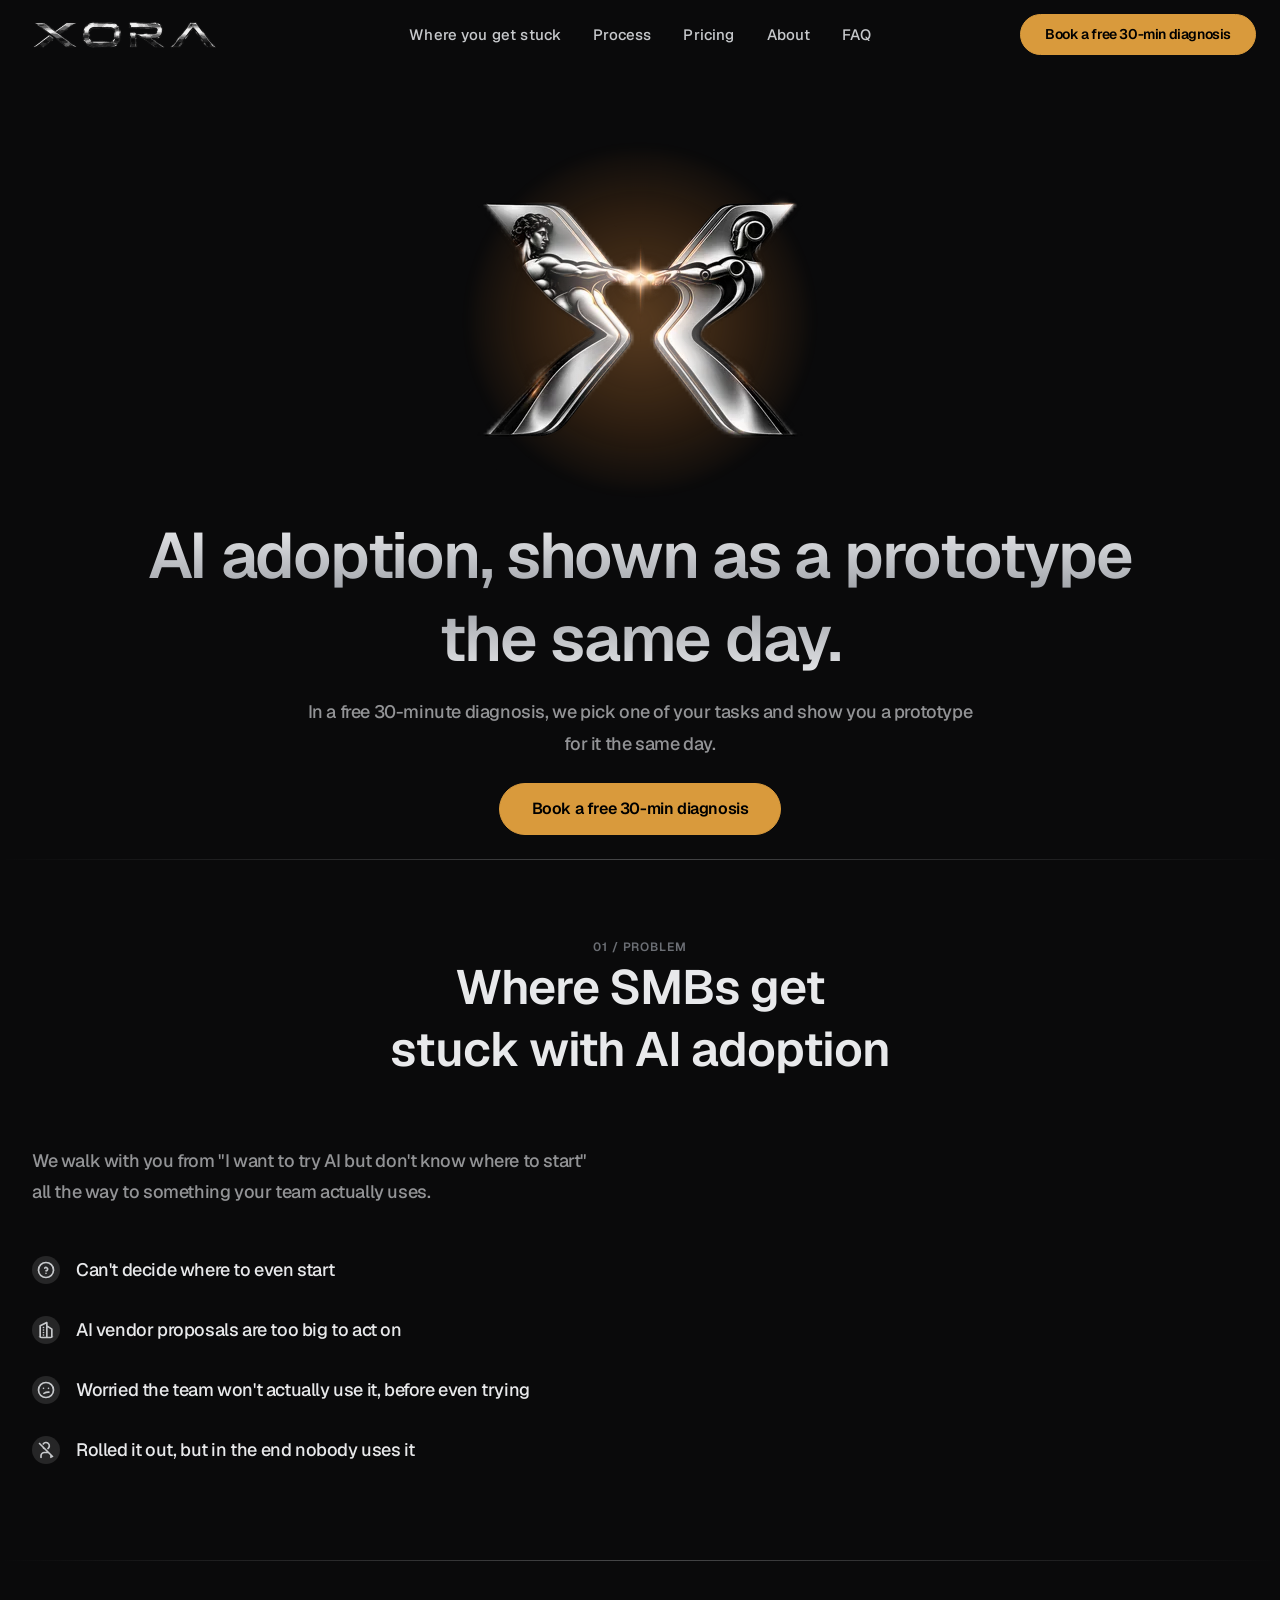
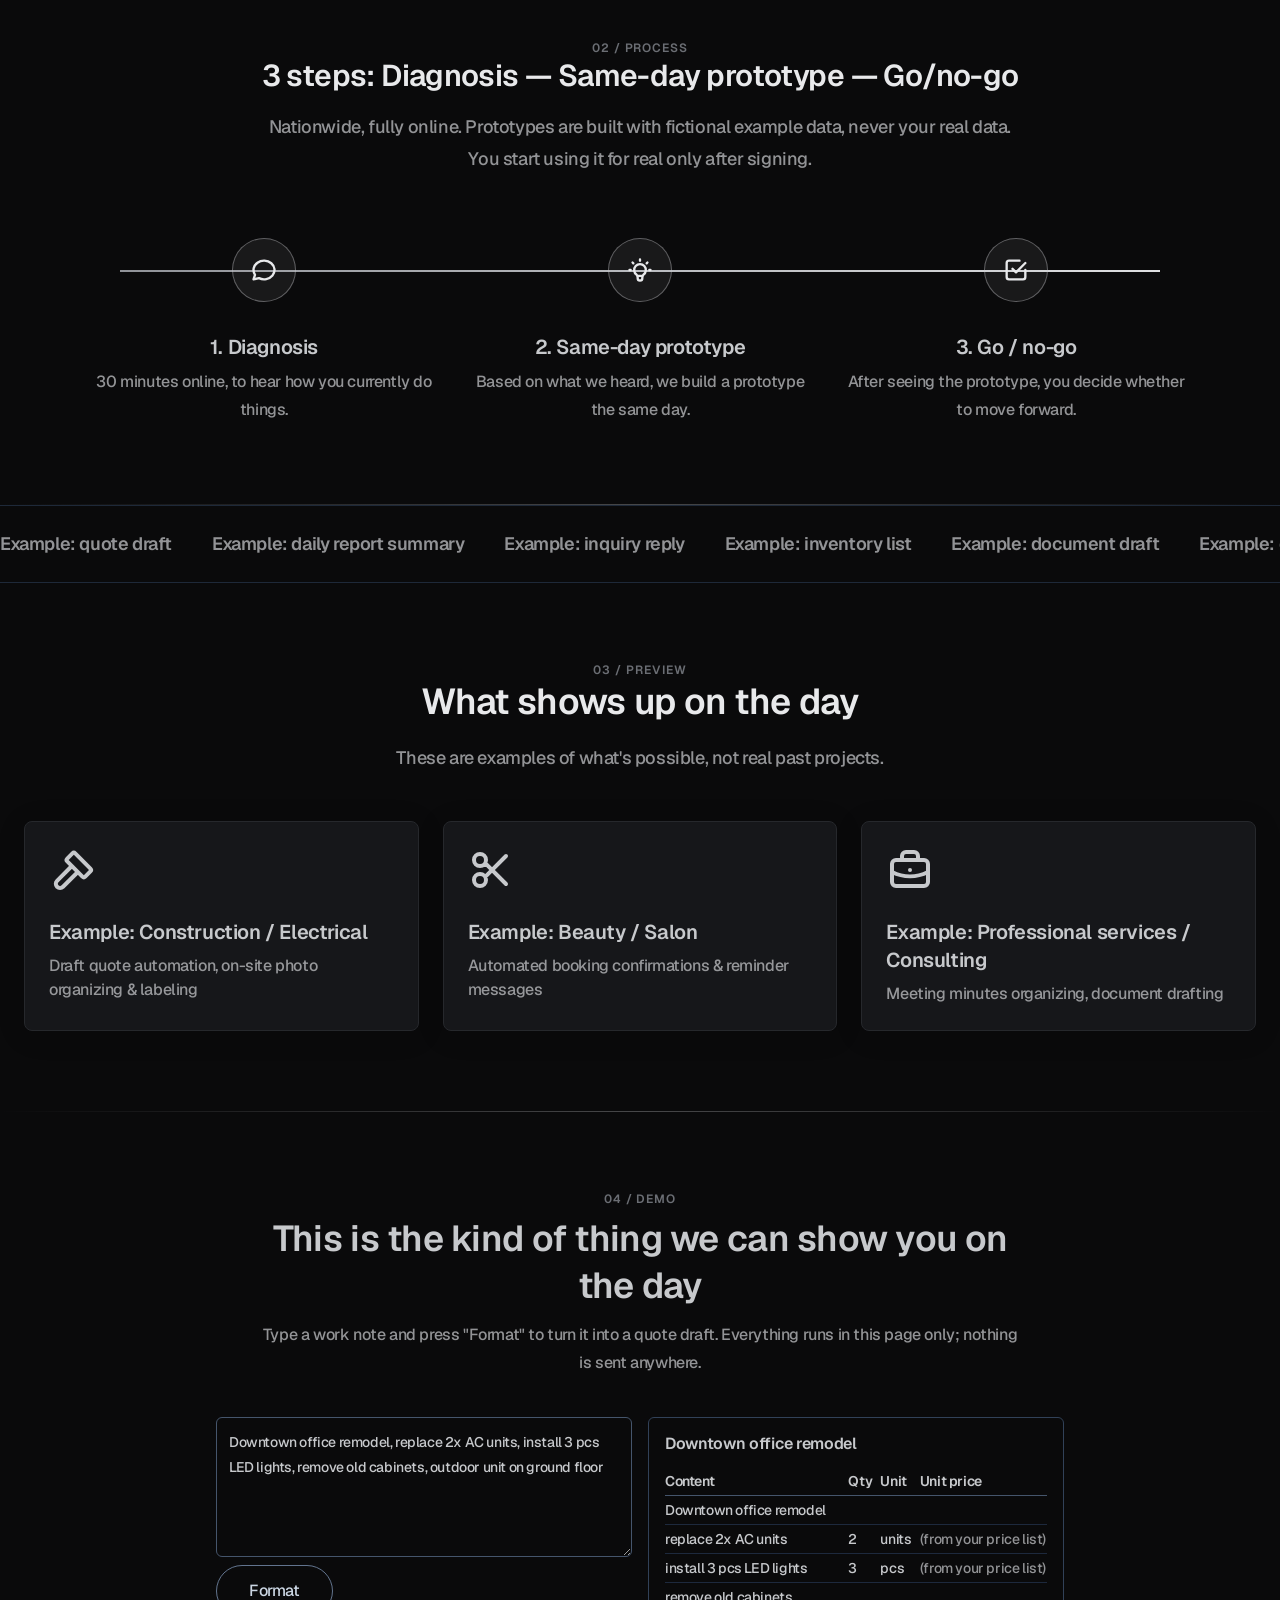
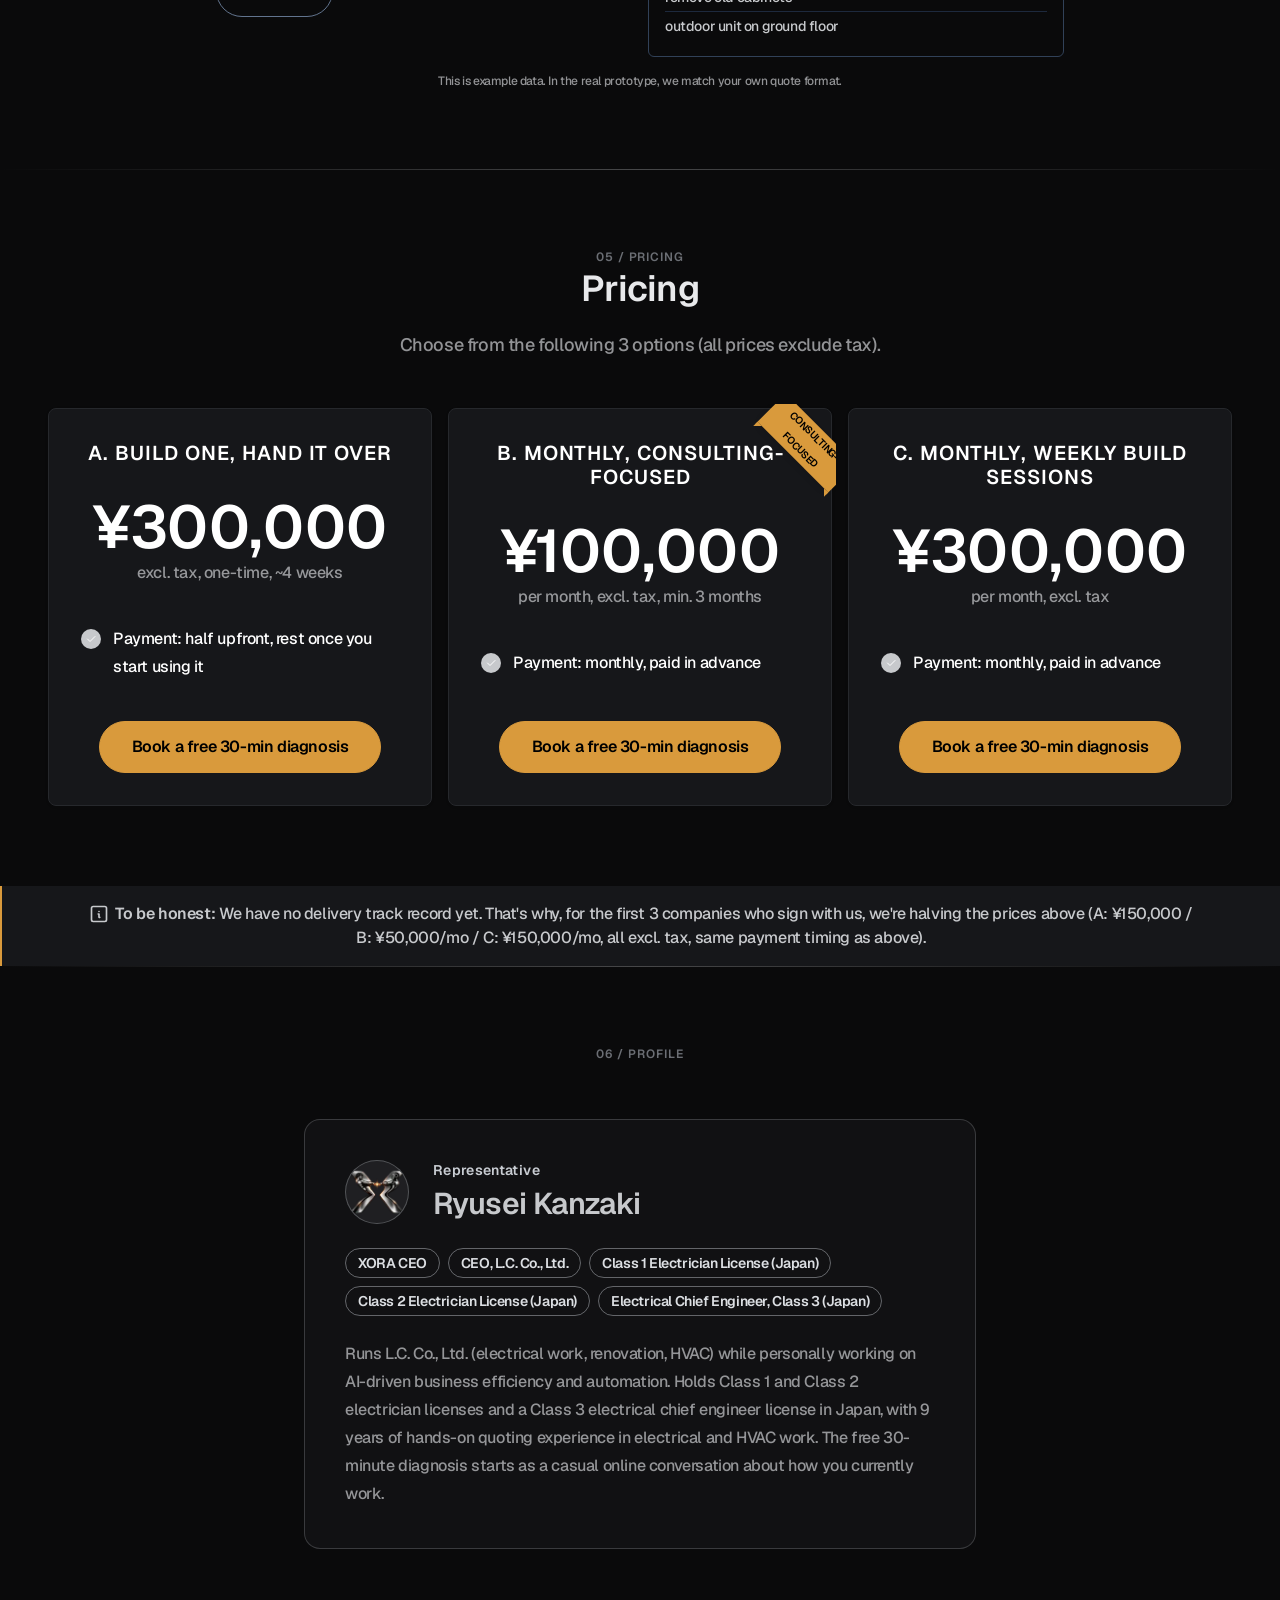
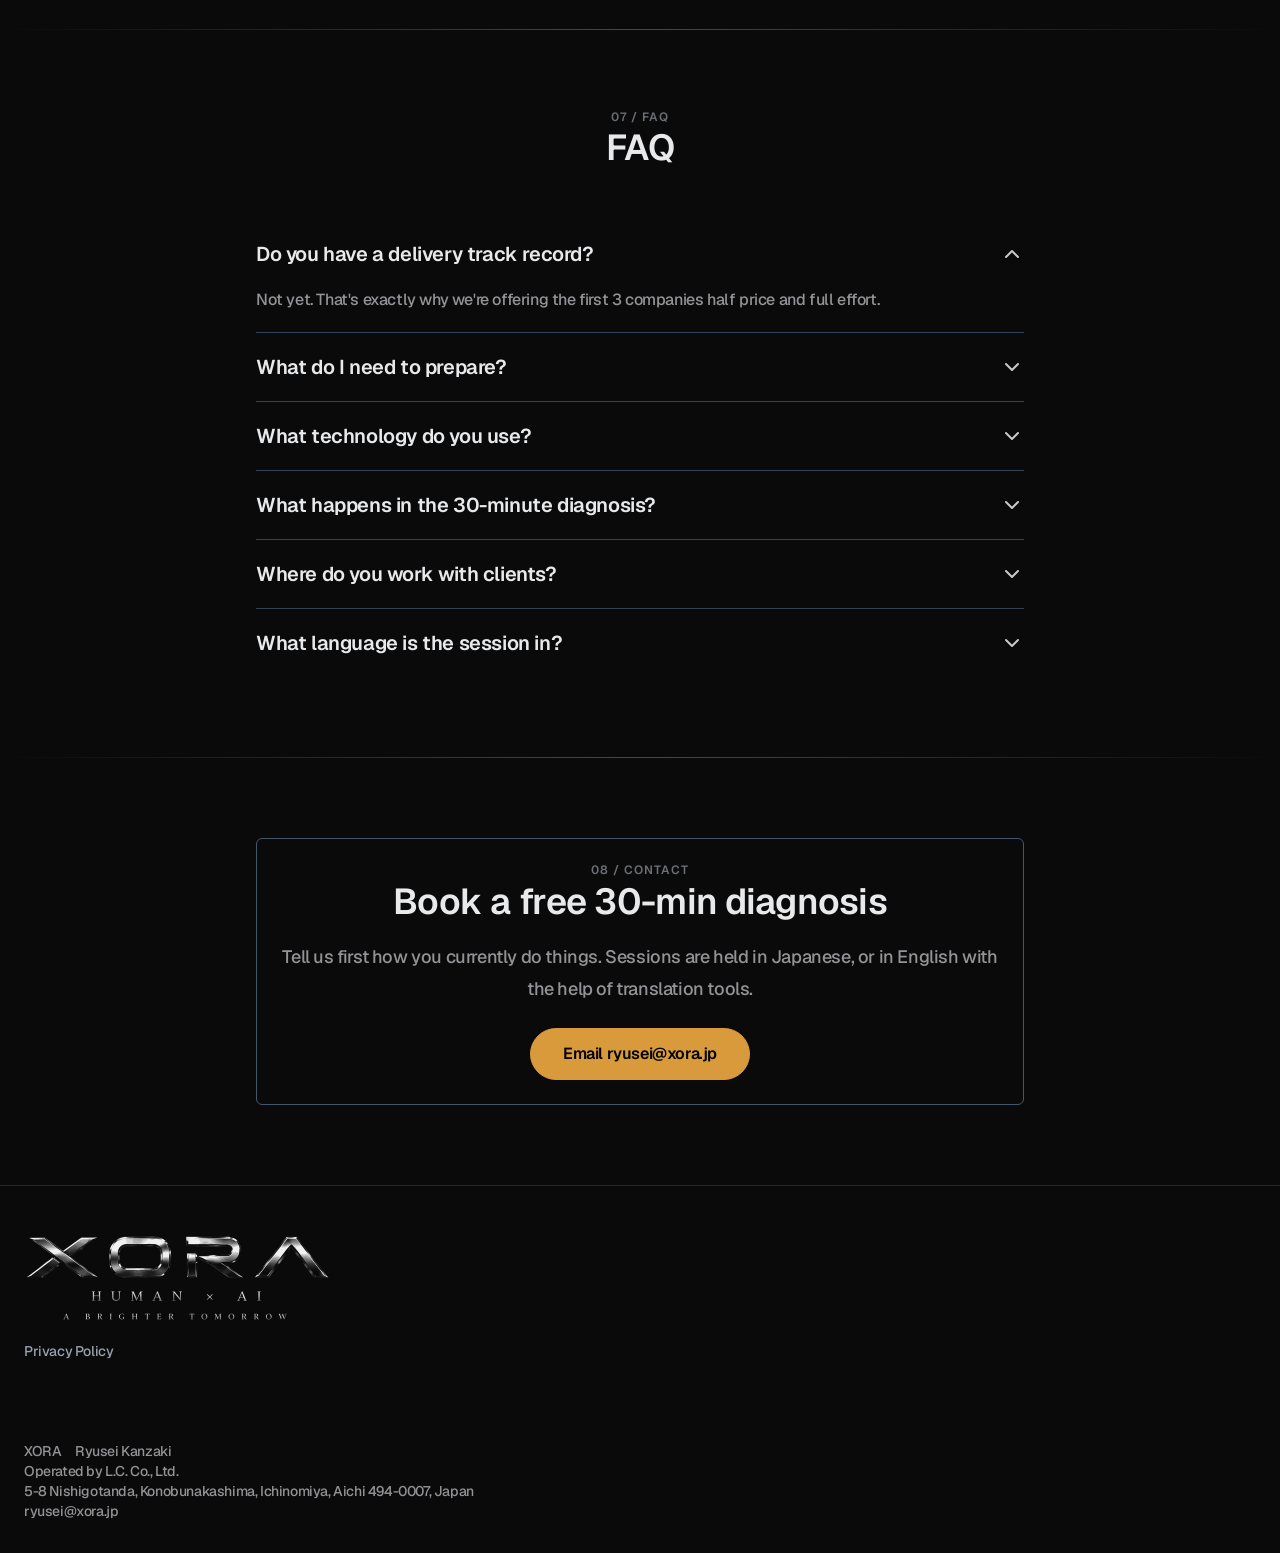
<file: en/index.html>
<!DOCTYPE html><html class="2xl:text-[20px]" dir="ltr" lang="en"><head><meta charset="UTF-8"><meta content="width=device-width,initial-scale=1" name="viewport"><link href="/_astro/favicon.DbKvJVLX.ico" rel="shortcut icon"><link href="/_astro/favicon.0BvbYw01.svg" rel="icon" type="image/svg+xml"><link href="/_astro/favicon.0BvbYw01.svg" rel="mask-icon" color="#8D46E7"><link href="/_astro/apple-touch-icon.BpX2yTqa.png" rel="apple-touch-icon" sizes="180x180"><style>:root{--font-noto-jp:sans-serif}</style><style>@font-face{font-family:Geist-50df8a5a4f3c62e2;src:url("/_astro/fonts/b747baca4820a9ba.woff2") format("woff2");font-display:swap;unicode-range:U+0000-00FF,U+0131,U+0152-0153,U+02BB-02BC,U+02C6,U+02DA,U+02DC,U+0304,U+0308,U+0329,U+2000-206F,U+20AC,U+2122,U+2191,U+2193,U+2212,U+2215,U+FEFF,U+FFFD;font-weight:500;font-style:normal}@font-face{font-family:Geist-50df8a5a4f3c62e2;src:url("/_astro/fonts/7bcced271b45f73d.woff2") format("woff2");font-display:swap;unicode-range:U+0000-00FF,U+0131,U+0152-0153,U+02BB-02BC,U+02C6,U+02DA,U+02DC,U+0304,U+0308,U+0329,U+2000-206F,U+20AC,U+2122,U+2191,U+2193,U+2212,U+2215,U+FEFF,U+FFFD;font-weight:600;font-style:normal}:root{--font-geist:Geist-50df8a5a4f3c62e2}</style><link href="/_astro/fonts/b747baca4820a9ba.woff2" rel="preload" type="font/woff2" as="font" crossorigin><link href="/_astro/fonts/7bcced271b45f73d.woff2" rel="preload" type="font/woff2" as="font" crossorigin><style>:root{--aw-font-sans:var(--font-geist),var(--font-noto-jp);--aw-font-serif:var(--font-geist),var(--font-noto-jp);--aw-font-heading:var(--font-geist),var(--font-noto-jp);--aw-color-primary:rgb(199 201 204);--aw-color-secondary:rgb(199 201 204);--aw-color-accent:rgb(217 154 60);--aw-color-text-heading:rgb(232 233 235);--aw-color-text-default:rgb(199 201 204);--aw-color-text-muted:rgb(199 201 204 / 72%);--aw-color-bg-page:rgb(10 10 11);--aw-color-bg-page-dark:rgb(10 10 11);--aw-color-divider:rgb(22 23 26)}.dark{--aw-font-sans:var(--font-geist),var(--font-noto-jp);--aw-font-serif:var(--font-geist),var(--font-noto-jp);--aw-font-heading:var(--font-geist),var(--font-noto-jp);--aw-color-primary:rgb(199 201 204);--aw-color-secondary:rgb(199 201 204);--aw-color-accent:rgb(217 154 60);--aw-color-text-heading:rgb(232 233 235);--aw-color-text-default:rgb(199 201 204);--aw-color-text-muted:rgb(199 201 204 / 72%);--aw-color-bg-page:rgb(10 10 11);--aw-color-divider:rgb(22 23 26)}.font-heading{font-weight:700;letter-spacing:-.02em;line-height:1.3}h1,h2{word-break:normal;overflow-wrap:break-word}@media (min-width:640px){h1,h2{word-break:keep-all;overflow-wrap:normal}}body,html{overflow-x:clip}.hero__logo-glow{background:radial-gradient(circle,rgba(255,164,77,.32) 0,rgba(255,149,51,.14) 45%,rgba(255,149,51,0) 75%);filter:blur(6px);animation:hero-logo-pulse 4s ease-in-out infinite}.hero-chrome-text{background:linear-gradient(180deg,#f2f3f5 0,#9a9da3 50%,#e8e9eb 100%);-webkit-background-clip:text;background-clip:text;color:transparent}.hero__logo-sheen-mask{transition:opacity .4s ease}.hero__logo-shape-mask{-webkit-mask-image:var(--hero-logo-mask-url);mask-image:var(--hero-logo-mask-url);-webkit-mask-repeat:no-repeat;mask-repeat:no-repeat;-webkit-mask-size:100% 100%;mask-size:100% 100%;-webkit-mask-position:center;mask-position:center}.hero__logo-sheen-gradient{background:linear-gradient(75deg,transparent 42%,rgba(255,255,255,.5) 48%,rgba(255,255,255,.85) 50%,rgba(255,255,255,.5) 52%,transparent 58%);mix-blend-mode:screen;animation:hero-sheen-sweep 9s ease-in-out infinite;will-change:transform}@keyframes hero-sheen-sweep{0%{transform:translateX(-30%)}100%,50%{transform:translateX(30%)}}@media (prefers-reduced-motion:reduce){.hero__logo-sheen-gradient{display:none}}.hero__split-half{opacity:0;transition:opacity .3s ease;will-change:transform}.hero__split-wrap--left{clip-path:inset(0 50% 0 0)}.hero__split-wrap--right{clip-path:inset(0 0 0 50%)}#hero-logo-stage.hero__split-ready .hero__split-half{opacity:1}.cta-amber-burst{width:220px;height:220px;max-width:90vw;border-radius:9999px;background:radial-gradient(circle,rgba(255,164,77,.35) 0,rgba(255,149,51,.12) 45%,rgba(255,149,51,0) 75%);opacity:0;transform:scale(.6);filter:blur(4px)}.cta-amber-burst--play{animation:cta-amber-burst-play .9s ease-out forwards}@keyframes cta-amber-burst-play{0%{opacity:0;transform:scale(.6)}40%{opacity:1;transform:scale(1.15)}100%{opacity:0;transform:scale(1.4)}}@media (prefers-reduced-motion:reduce){.cta-amber-burst--play{animation:none}}.section-hairline{height:1px;background:linear-gradient(90deg,transparent,rgba(199,201,204,.32) 50%,transparent)}.section-gauge{color:#6b6e74;letter-spacing:.08em}@keyframes hero-logo-pulse{0%,100%{opacity:.55;transform:scale(.96)}50%{opacity:.85;transform:scale(1.04)}}@media (prefers-reduced-motion:reduce){.hero__logo-glow{animation:none;opacity:.8}}.dayflow__track{background:rgba(199,201,204,.22)}.dayflow__fill{background:linear-gradient(90deg,rgba(154,157,163,.9),rgba(232,233,235,.95));transition:transform 1.3s ease}.dayflow__fill--y{background:linear-gradient(180deg,rgba(154,157,163,.9),rgba(232,233,235,.95))}.dayflow__node{background:rgba(199,201,204,.08);border:1px solid rgba(199,201,204,.4);color:#e8e9eb}.profile-card{background:rgba(120,128,138,.05);border:1px solid rgba(120,128,138,.28)}.dark .profile-card{background:rgba(200,204,210,.04);border:1px solid rgba(200,204,210,.22)}.profile-card__logo{background:rgba(120,128,138,.1);border:1px solid rgba(120,128,138,.35)}.dark .profile-card__logo{background:rgba(200,204,210,.08);border:1px solid rgba(200,204,210,.3)}.profile-card__kana{color:#78808a}.dark .profile-card__kana{color:#c8ccd2}.profile-card__badge{background:0 0;border:1px solid rgba(120,128,138,.5);color:#50565e}.dark .profile-card__badge{border:1px solid rgba(200,204,210,.45);color:#dcdfe3}.story-scene .dayflow__node{transition:background-color .5s ease,border-color .5s ease,color .5s ease,transform .5s ease}.story-scene.is-active .dayflow__node{background:rgb(217 154 60 / 16%);border-color:rgb(217 154 60 / 55%);color:#e8e9eb;transform:scale(1.08)}@media (prefers-reduced-motion:reduce){.story-scene .dayflow__node{transition:none}.story-scene.is-active .dayflow__node{transform:none}}</style><script>!function(){const e="dark:only";function t(e){document.documentElement.classList["dark"===e?"add":"remove"]("dark")}function a(){return e&&e.endsWith(":only")||!localStorage.theme?e.replace(":only",""):"dark"===localStorage.theme||!("theme"in localStorage)&&window.matchMedia("(prefers-color-scheme: dark)").matches?"dark":"light"}t(a()),document.addEventListener("astro:after-swap",()=>t(a()))}()</script><title>XORA | AI Adoption Sprint for SMBs. Free 30-min Diagnosis — Prototype Same Day</title><link href="https://xora.jp/en/" rel="canonical"><meta content="For small and midsize businesses looking for AI adoption support. XORA runs a free 30-minute diagnosis, then builds and shows you a prototype the same day. Nationwide, online only." name="description"><meta content="index, follow" name="robots"><meta content="XORA | AI Adoption Sprint for SMBs. Free 30-min Diagnosis — Prototype Same Day" property="og:title"><meta content="website" property="og:type"><meta content="https://xora.jp/_astro/og-xora-en.BMU7mGvK_Z1rOSXR.jpg" property="og:image"><meta content="https://xora.jp/en/" property="og:url"><meta content="For small and midsize businesses looking for AI adoption support. XORA runs a free 30-minute diagnosis, then builds and shows you a prototype the same day. Nationwide, online only." property="og:description"><meta content="en_US" property="og:locale"><meta content="XORA" property="og:site_name"><meta content="https://xora.jp/_astro/og-xora-en.BMU7mGvK_Z1rOSXR.jpg" property="og:image:url"><meta content="1200" property="og:image:width"><meta content="626" property="og:image:height"><meta content="XORA | AI Adoption Sprint for SMBs. Free 30-min Diagnosis — Prototype Same Day" property="og:image:alt"><meta content="summary_large_image" name="twitter:card"><script data-id id="ga-init">if(document.getElementById("ga-init").dataset.id){var d=document.getElementById("ga-init").dataset.id;window.dataLayer=window.dataLayer||[],window.gtag=function(){dataLayer.push(arguments)},window.gtag("js",new Date),window.gtag("config",d)}</script><script type="application/ld+json">{"@context":"https://schema.org","@type":"ProfessionalService","name":"XORA","url":"https://xora.jp/en/","description":"For small and midsize businesses looking for AI adoption support. XORA runs a free 30-minute diagnosis, then builds and shows you a prototype the same day. Nationwide, online only.","email":"ryusei@xora.jp","areaServed":"JP","address":{"@type":"PostalAddress","streetAddress":"5-8 Nishigotanda, Konobunakashima","addressLocality":"Ichinomiya","addressRegion":"Aichi","postalCode":"494-0007","addressCountry":"JP"}}</script><link href="https://xora.jp/" rel="alternate" hreflang="ja"><link href="https://xora.jp/en/" rel="alternate" hreflang="en"><link href="https://xora.jp/" rel="alternate" hreflang="x-default"><link href="/_astro/Layout.C4gorUvE.css" rel="stylesheet"><style>@keyframes astroFadeInOut{0%{opacity:1}to{opacity:0}}@keyframes astroFadeIn{0%{opacity:0;mix-blend-mode:plus-lighter}to{opacity:1;mix-blend-mode:plus-lighter}}@keyframes astroFadeOut{0%{opacity:1;mix-blend-mode:plus-lighter}to{opacity:0;mix-blend-mode:plus-lighter}}@keyframes astroSlideFromRight{0%{transform:translate(100%)}}@keyframes astroSlideFromLeft{0%{transform:translate(-100%)}}@keyframes astroSlideToRight{to{transform:translate(100%)}}@keyframes astroSlideToLeft{to{transform:translate(-100%)}}@media (prefers-reduced-motion){::view-transition-group(*),::view-transition-new(*),::view-transition-old(*),[data-astro-transition-scope]{animation:none!important}}aw-header[data-astro-cid-nswrv7r3],aw-theme-toggle[data-astro-cid-4vhgjfnb]{display:contents}aw-pricing[data-astro-cid-dasjktz7]{display:block}aw-pricing[data-astro-cid-dasjktz7][data-billing=monthly] .aw-price-yearly[data-astro-cid-dasjktz7],aw-pricing[data-astro-cid-dasjktz7][data-billing=yearly] .aw-price-monthly[data-astro-cid-dasjktz7]{display:none}</style><script type="module" src="/_astro/page.BS6wqQC3.js"></script></head><body class="flex flex-col antialiased bg-page min-h-screen text-default tracking-tight"><script type="module">var e=class extends HTMLElement{connectedCallback(){this.querySelector("[data-aw-toggle-color-scheme]")?.addEventListener("click",()=>{let e=document.documentElement.classList.toggle("dark");localStorage.theme=e?"dark":"light",document.dispatchEvent(new CustomEvent("aw:theme-change"))})}};customElements.get("aw-theme-toggle")||customElements.define("aw-theme-toggle",e)</script><aw-header data-astro-cid-nswrv7r3="true" data-astro-transition-persist="header-1gfemgz"><header class="w-full mx-auto border-b border-gray-50/0 ease-in-out flex-none sticky top-0 transition-[opacity] z-40" data-astro-cid-nswrv7r3 data-aw-sticky-header="true" id="header"><div class="absolute inset-0" data-astro-cid-nswrv7r3></div><div class="relative mx-auto w-full max-w-7xl lg:grid lg:grid-cols-3 lg:items-center lg:px-6 px-3 py-3 text-default" data-astro-cid-nswrv7r3><div class="flex justify-between" data-astro-cid-nswrv7r3><a href="/en/" class="flex items-center" data-astro-cid-nswrv7r3><picture class="rtl:ml-0 ml-2 rtl:mr-2 inline-flex items-center"><source srcset="/_astro/xora-wordmark-56.b6u-JX5U.webp 2x, /_astro/xora-wordmark-84.CF1OAnTA.webp 3x" type="image/webp"><img alt="XORA" class="w-auto h-[22px] md:h-[28px]" decoding="async" loading="eager" height="28" src="/_astro/xora-wordmark-56.BvOhzJHG.png" width="185" fetchpriority="low" srcset="/_astro/xora-wordmark-56.BvOhzJHG.png 2x, /_astro/xora-wordmark-84.zB8bDM0I.png 3x"></picture></a><div class="flex items-center lg:hidden" data-astro-cid-nswrv7r3><button class="flex items-center justify-center cursor-pointer flex-col group h-12 rounded w-12" type="button" aria-expanded="false" aria-label="Toggle Menu" data-aw-toggle-menu><span class="sr-only">Toggle Menu</span><span class="rounded-full bg-black dark:bg-white duration-200 ease h-0.5 my-1 opacity-80 transform transition w-6 group-[.expanded]:rotate-45 group-[.expanded]:translate-y-2.5" aria-hidden="true"></span><span class="rounded-full bg-black dark:bg-white duration-200 ease h-0.5 my-1 opacity-80 transform transition w-6 group-[.expanded]:opacity-0" aria-hidden="true"></span><span class="rounded-full bg-black dark:bg-white duration-200 ease h-0.5 my-1 opacity-80 transform transition w-6 group-[.expanded]:-rotate-45 group-[.expanded]:-translate-y-2.5" aria-hidden="true"></span></button></div></div><nav aria-label="Main navigation" class="w-full items-center lg:w-auto hidden lg:flex lg:justify-self-center lg:mx-5 lg:overflow-visible overflow-x-hidden overflow-y-auto text-default" data-astro-cid-nswrv7r3><ul class="flex flex-col w-full font-medium lg:flex-row lg:justify-center lg:self-center lg:text-[0.9375rem] lg:w-auto text-xl tracking-[0.01rem]" data-astro-cid-nswrv7r3><li class data-astro-cid-nswrv7r3><a href="/en/#problem" class="flex items-center dark:hover:text-white hover:text-link px-4 py-3 whitespace-nowrap" data-astro-cid-nswrv7r3>Where you get stuck</a></li><li class data-astro-cid-nswrv7r3><a href="/en/#steps3" class="flex items-center dark:hover:text-white hover:text-link px-4 py-3 whitespace-nowrap" data-astro-cid-nswrv7r3>Process</a></li><li class data-astro-cid-nswrv7r3><a href="/en/#pricing" class="flex items-center dark:hover:text-white hover:text-link px-4 py-3 whitespace-nowrap" data-astro-cid-nswrv7r3>Pricing</a></li><li class data-astro-cid-nswrv7r3><a href="/en/#profile" class="flex items-center dark:hover:text-white hover:text-link px-4 py-3 whitespace-nowrap" data-astro-cid-nswrv7r3>About</a></li><li class data-astro-cid-nswrv7r3><a href="/en/#faq" class="flex items-center dark:hover:text-white hover:text-link px-4 py-3 whitespace-nowrap" data-astro-cid-nswrv7r3>FAQ</a></li></ul></nav><div class="w-full items-center lg:w-auto hidden lg:flex bottom-0 fixed justify-end left-0 lg:justify-self-end lg:mb-0 lg:p-0 lg:self-center lg:static p-3 rtl:left-auto rtl:right-0" data-astro-cid-nswrv7r3><div class="flex items-center justify-between lg:w-auto w-full" data-astro-cid-nswrv7r3><div class="flex" data-astro-cid-nswrv7r3></div><span class="rtl:ml-0 ml-4 rtl:mr-4" data-astro-cid-nswrv7r3><a href="/en/#contact" class="font-semibold btn-primary lg:px-6 ml-2 px-5.5 py-2.5 shadow-none text-sm w-auto" data-astro-cid-nswrv7r3="true">Book a free 30-min diagnosis</a></span></div></div></div></header></aw-header><script type="module">var e=class extends HTMLElement{onScroll;mql;onMqlChange;onPageLoad=()=>{this.updateActiveLinks(),this.closeOpenDropdown()};connectedCallback(){let e=this.querySelector("#header"),t=this.querySelector("[data-aw-toggle-menu]"),s=this.querySelector("#header nav"),a=this.querySelector("#header > div > div:last-child");this.updateActiveLinks(),document.addEventListener("astro:page-load",this.onPageLoad);let n=()=>{t?.classList.remove("expanded"),t?.setAttribute("aria-expanded","false"),document.body.classList.remove("overflow-hidden"),e?.classList.remove("h-screen","expanded","bg-page"),s?.classList.add("hidden"),a?.classList.add("hidden")};if(t?.addEventListener("click",()=>{let n=t.classList.toggle("expanded");t.setAttribute("aria-expanded",String(n)),document.body.classList.toggle("overflow-hidden"),e?.classList.toggle("h-screen"),e?.classList.toggle("expanded"),e?.classList.toggle("bg-page"),s?.classList.toggle("hidden"),a?.classList.toggle("hidden")}),s?.addEventListener("click",n),s?.addEventListener("click",e=>{let t=e.target?.closest(".dropdown-menu a");t&&t.blur()}),this.mql=window.matchMedia("(max-width: 1023px)"),this.onMqlChange=()=>n(),this.mql.addEventListener("change",this.onMqlChange),e?.hasAttribute("data-aw-sticky-header")){let t=!1,s=()=>{window.scrollY>60?e.classList.add("scroll"):e.classList.remove("scroll"),t=!1};this.onScroll=()=>{t||=(window.requestAnimationFrame(s),!0)},s(),document.addEventListener("scroll",this.onScroll,{passive:!0})}document.documentElement.classList.add("motion-safe:scroll-smooth")}disconnectedCallback(){this.onScroll&&document.removeEventListener("scroll",this.onScroll),this.mql&&this.onMqlChange&&this.mql.removeEventListener("change",this.onMqlChange),document.removeEventListener("astro:page-load",this.onPageLoad)}closeOpenDropdown(){let e=document.activeElement;e&&this.contains(e)&&e.closest(".dropdown")&&e.blur()}updateActiveLinks(){let e=e=>"/"+e.replace(/^\/+|\/+$/g,""),t=e(window.location.pathname);this.querySelectorAll("nav a[href]").forEach(s=>{let a=new URL(s.href,window.location.href),n=a.origin===window.location.origin&&!a.hash&&!s.getAttribute("href")?.startsWith("#");s.classList.toggle("aw-link-active",n&&e(a.pathname)===t)})}};customElements.get("aw-header")||customElements.define("aw-header",e)</script><main class="flex-1"><section class="flex items-center relative bg-page md:-mt-[76px] md:min-h-[720px] min-h-[560px] not-prose overflow-hidden sm:min-h-[640px]"><div class="relative mx-auto px-4 max-w-7xl sm:px-6 w-full"><div class="pointer-events-none md:pt-[76px] pt-0"></div><div class="md:pb-6 md:pt-20 pb-4 pt-12"><div class="text-center mx-auto max-w-5xl"><div class="flex items-center justify-center relative aspect-square intersect-once intersect-quarter max-w-[220px] mb-6 md:max-w-[340px] motion-safe:md:intersect:animate-fade motion-safe:md:opacity-0 mx-auto sm:max-w-[280px] w-full" id="hero-logo-stage" data-logo-url="/_astro/xora-logo.BvA4_ftd_Z1buG9q.webp" data-normal-url="/_astro/xora-logo-normal.B0UNLQ_i_2ps8GI.webp"><span class="absolute inset-0 h-full w-full hero__logo-glow m-auto rounded-full" aria-hidden="true" id="hero-logo-glow"></span><img alt="XORAのロゴ" class="relative h-auto w-full" decoding="async" loading="eager" height="340" src="/_astro/xora-logo.BvA4_ftd_1e8cq8.webp" width="340" fetchpriority="high" id="hero-logo-img"><span class="absolute inset-0 pointer-events-none hero__logo-shape-mask overflow-hidden hero__split-wrap hero__split-wrap--left" aria-hidden="true" style="--hero-logo-mask-url:url(/_astro/xora-logo.BvA4_ftd_Z2rB6t4.webp)"><img alt="" class="absolute inset-0 h-full w-full hero__split-half" decoding="async" loading="lazy" id="hero-logo-left"></span><span class="absolute inset-0 pointer-events-none hero__logo-shape-mask overflow-hidden hero__split-wrap hero__split-wrap--right" aria-hidden="true" style="--hero-logo-mask-url:url(/_astro/xora-logo.BvA4_ftd_Z2rB6t4.webp)"><img alt="" class="absolute inset-0 h-full w-full hero__split-half" decoding="async" loading="lazy" id="hero-logo-right"></span><span class="absolute inset-0 pointer-events-none hero__logo-shape-mask overflow-hidden hero__logo-sheen-mask rounded-lg" aria-hidden="true" style="--hero-logo-mask-url:url(/_astro/xora-logo.BvA4_ftd_Z2rB6t4.webp)" id="hero-logo-sheen"><span class="absolute -inset-x-full hero__logo-sheen-gradient inset-y-0"></span></span><canvas aria-hidden="true" class="absolute inset-0 h-full w-full duration-[600ms] opacity-0 transition-opacity" id="hero-logo-canvas"></canvas></div><h1 class="intersect-once motion-safe:md:intersect:animate-fade motion-safe:md:opacity-0 intersect-quarter font-heading hero-chrome-text mb-4 text-[clamp(2rem,1.1rem+4.2vw,4rem)]">AI adoption, shown as a prototype the same day.</h1><div class="max-w-2xl mx-auto"><p class="text-muted leading-[1.75] md:text-lg text-base intersect-once intersect-quarter mb-6 motion-safe:md:intersect:animate-fade motion-safe:md:opacity-0">In a free 30-minute diagnosis, we pick one of your tasks and show you a prototype for it the same day.</p><div class="flex flex-col intersect-once intersect-quarter motion-safe:md:intersect:animate-fade motion-safe:md:opacity-0 flex-nowrap gap-4 m-auto max-w-xs sm:flex-row sm:justify-center sm:max-w-md"><div class="flex justify-center w-full sm:w-auto"><a href="#contact" class="btn-primary">Book a free 30-min diagnosis</a></div></div></div></div></div></div></section><script type="module" src="/_astro/HeroText.astro_astro_type_script_index_0_lang.lw7HTZ26.js"></script><div class="section-hairline" aria-hidden="true"></div><section class="relative not-prose scroll-mt-[72px]" id="problem"><div class="absolute inset-0 pointer-events-none -z-[1]" aria-hidden="true"><div class="absolute inset-0"></div></div><div class="relative intersect-once intersect-quarter motion-safe:md:intersect:animate-fade motion-safe:md:opacity-0 intersect-no-queue mx-auto px-4 lg:py-20 md:px-6 md:py-16 py-12 text-default max-w-7xl"><div class="text-center md:mx-auto mb-8 md:mb-12 lg:max-w-2xl max-w-xl sm:mx-auto"><p class="font-bold uppercase text-base text-secondary tracking-wide"><span class="font-heading block section-gauge text-xs">01 / PROBLEM</span></p><h2 class="font-heading font-bold leading-tighter text-balance text-heading tracking-tighter mb-4 text-[clamp(1.5rem,1rem+3vw,3rem)]">Where SMBs get stuck with AI adoption</h2></div><div class="py-4 mx-auto max-w-7xl md:px-2 px-0"><div class="md:flex md:gap-16"><div class="md:basis-1/2 self-center"><div class="text-muted leading-[1.75] md:text-lg text-base mb-12">We walk with you from "I want to try AI but don't know where to start" all the way to something your team actually uses.</div><div class="grid gap-8 gap-y-4 md:gap-y-8 mx-auto"><div class="intersect-once motion-safe:md:intersect:animate-fade motion-safe:md:opacity-0"><div class="flex flex-row max-w-none"><div class="flex justify-center shrink-0"><svg class="flex items-center justify-center rounded-full bg-primary/15 h-7 mr-2 p-1 rtl:ml-2 rtl:mr-0 text-primary w-7" data-icon="tabler:help-circle" height="1em" viewBox="0 0 24 24" width="1em"><symbol id="ai:tabler:help-circle"><g fill="none" stroke="currentColor" stroke-linecap="round" stroke-linejoin="round" stroke-width="2"><path d="M3 12a9 9 0 1 0 18 0a9 9 0 0 0-18 0m9 4v.01"/><path d="M12 13a2 2 0 0 0 .914-3.782a1.98 1.98 0 0 0-2.414.483"/></g></symbol><use href="#ai:tabler:help-circle"></use></svg></div><div class="min-w-0 mt-0.5"><h3 class="leading-6 font-medium ml-2 rtl:ml-0 rtl:mr-2 text-heading text-lg">Can&#39;t decide where to even start</h3></div></div></div><div class="intersect-once motion-safe:md:intersect:animate-fade motion-safe:md:opacity-0"><div class="flex flex-row max-w-none"><div class="flex justify-center shrink-0"><svg class="flex items-center justify-center rounded-full bg-primary/15 h-7 mr-2 p-1 rtl:ml-2 rtl:mr-0 text-primary w-7" data-icon="tabler:building-skyscraper" height="1em" viewBox="0 0 24 24" width="1em"><symbol id="ai:tabler:building-skyscraper"><path d="M3 21h18M5 21V7l8-4v18m6 0V11l-6-4M9 9v.01M9 12v.01M9 15v.01M9 18v.01" fill="none" stroke="currentColor" stroke-linecap="round" stroke-linejoin="round" stroke-width="2"/></symbol><use href="#ai:tabler:building-skyscraper"></use></svg></div><div class="min-w-0 mt-0.5"><h3 class="leading-6 font-medium ml-2 rtl:ml-0 rtl:mr-2 text-heading text-lg">AI vendor proposals are too big to act on</h3></div></div></div><div class="intersect-once motion-safe:md:intersect:animate-fade motion-safe:md:opacity-0"><div class="flex flex-row max-w-none"><div class="flex justify-center shrink-0"><svg class="flex items-center justify-center rounded-full bg-primary/15 h-7 mr-2 p-1 rtl:ml-2 rtl:mr-0 text-primary w-7" data-icon="tabler:mood-confuzed" height="1em" viewBox="0 0 24 24" width="1em"><symbol id="ai:tabler:mood-confuzed"><g fill="none" stroke="currentColor" stroke-linecap="round" stroke-linejoin="round" stroke-width="2"><path d="M3 12a9 9 0 1 0 18 0a9 9 0 1 0-18 0m6-2h.01M15 10h.01"/><path d="M9.5 16a10 10 0 0 1 6-1.5"/></g></symbol><use href="#ai:tabler:mood-confuzed"></use></svg></div><div class="min-w-0 mt-0.5"><h3 class="leading-6 font-medium ml-2 rtl:ml-0 rtl:mr-2 text-heading text-lg">Worried the team won&#39;t actually use it, before even trying</h3></div></div></div><div class="intersect-once motion-safe:md:intersect:animate-fade motion-safe:md:opacity-0"><div class="flex flex-row max-w-none"><div class="flex justify-center shrink-0"><svg class="flex items-center justify-center rounded-full bg-primary/15 h-7 mr-2 p-1 rtl:ml-2 rtl:mr-0 text-primary w-7" data-icon="tabler:user-off" height="1em" viewBox="0 0 24 24" width="1em"><symbol id="ai:tabler:user-off"><path d="M8.18 8.189a4.01 4.01 0 0 0 2.616 2.627m3.507-.545a4 4 0 1 0-5.59-5.552M6 21v-2a4 4 0 0 1 4-4h4c.412 0 .81.062 1.183.178m2.633 2.618c.12.38.184.785.184 1.204v2M3 3l18 18" fill="none" stroke="currentColor" stroke-linecap="round" stroke-linejoin="round" stroke-width="2"/></symbol><use href="#ai:tabler:user-off"></use></svg></div><div class="min-w-0 mt-0.5"><h3 class="leading-6 font-medium ml-2 rtl:ml-0 rtl:mr-2 text-heading text-lg">Rolled it out, but in the end nobody uses it</h3></div></div></div></div></div><div class="md:basis-1/2 md:mt-0 mt-10"></div></div></div></div></section><div class="section-hairline" aria-hidden="true"></div><section class="relative not-prose scroll-mt-[72px]" id="steps3"><div class="absolute inset-0 pointer-events-none -z-[1]" aria-hidden="true"><div class="absolute inset-0"></div></div><div class="relative intersect-once intersect-quarter motion-safe:md:intersect:animate-fade motion-safe:md:opacity-0 intersect-no-queue mx-auto px-4 lg:py-20 md:px-6 md:py-16 py-12 text-default max-w-6xl"><div class="text-center md:mx-auto max-w-3xl mb-12 md:mb-16 mx-auto"><p class="font-bold uppercase text-base text-secondary tracking-wide"><span class="font-heading block section-gauge text-xs">02 / PROCESS</span></p><h2 class="font-heading font-bold leading-tighter text-balance text-heading tracking-tighter mb-4 text-3xl">3 steps: Diagnosis — Same-day prototype — Go/no-go</h2><p class="text-muted leading-[1.75] md:text-lg text-base mt-4 text-pretty">Nationwide, fully online. Prototypes are built with fictional example data, never your real data. You start using it for real only after signing.</p></div><div class="relative"><div class="absolute dayflow__track h-[2px] hidden inset-x-8 md:block top-8" aria-hidden="true"></div><div class="absolute dayflow__fill intersect-once intersect-quarter dayflow__fill--x h-[2px] hidden inset-x-8 md:block motion-safe:md:intersect:scale-x-100 origin-left scale-x-0 top-8" aria-hidden="true"></div><div class="absolute dayflow__track inset-y-4 left-8 md:hidden w-[2px]" aria-hidden="true"></div><div class="absolute dayflow__fill intersect-once intersect-quarter dayflow__fill--y inset-y-4 left-8 md:hidden motion-safe:intersect:scale-y-100 origin-top scale-y-0 w-[2px]" aria-hidden="true"></div><div class="relative gap-10 grid grid-cols-1 md:gap-6 md:grid-cols-3"><div class="flex relative gap-4 items-start md:flex-col md:items-center md:text-center story-scene"><span class="flex items-center justify-center rounded-full dayflow__node h-16 relative shrink-0 w-16 z-10"><svg class="h-7 w-7" data-icon="tabler:message-circle" height="1em" viewBox="0 0 24 24" width="1em"><symbol id="ai:tabler:message-circle"><path d="m3 20l1.3-3.9C1.976 12.663 2.874 8.228 6.4 5.726c3.526-2.501 8.59-2.296 11.845.48c3.255 2.777 3.695 7.266 1.029 10.501S11.659 20.922 7.7 19z" fill="none" stroke="currentColor" stroke-linecap="round" stroke-linejoin="round" stroke-width="2"/></symbol><use href="#ai:tabler:message-circle"></use></svg></span><div class="min-w-0 md:pt-4 pt-1"><h3 class="font-heading mb-2 text-xl">1. Diagnosis</h3><p class="text-muted leading-[1.75]">30 minutes online, to hear how you currently do things.</p></div></div><div class="flex relative gap-4 items-start md:flex-col md:items-center md:text-center story-scene"><span class="flex items-center justify-center rounded-full dayflow__node h-16 relative shrink-0 w-16 z-10"><svg class="h-7 w-7" data-icon="tabler:bulb" height="1em" viewBox="0 0 24 24" width="1em"><symbol id="ai:tabler:bulb"><path d="M3 12h1m8-9v1m8 8h1M5.6 5.6l.7.7m12.1-.7l-.7.7M9 16a5 5 0 1 1 6 0a3.5 3.5 0 0 0-1 3a2 2 0 0 1-4 0a3.5 3.5 0 0 0-1-3m.7 1h4.6" fill="none" stroke="currentColor" stroke-linecap="round" stroke-linejoin="round" stroke-width="2"/></symbol><use href="#ai:tabler:bulb"></use></svg></span><div class="min-w-0 md:pt-4 pt-1"><h3 class="font-heading mb-2 text-xl">2. Same-day prototype</h3><p class="text-muted leading-[1.75]">Based on what we heard, we build a prototype the same day.</p></div></div><div class="flex relative gap-4 items-start md:flex-col md:items-center md:text-center story-scene"><span class="flex items-center justify-center rounded-full dayflow__node h-16 relative shrink-0 w-16 z-10"><svg class="h-7 w-7" data-icon="tabler:checkbox" height="1em" viewBox="0 0 24 24" width="1em"><symbol id="ai:tabler:checkbox"><g fill="none" stroke="currentColor" stroke-linecap="round" stroke-linejoin="round" stroke-width="2"><path d="m9 11l3 3l8-8"/><path d="M20 12v6a2 2 0 0 1-2 2H6a2 2 0 0 1-2-2V6a2 2 0 0 1 2-2h9"/></g></symbol><use href="#ai:tabler:checkbox"></use></svg></span><div class="min-w-0 md:pt-4 pt-1"><h3 class="font-heading mb-2 text-xl">3. Go / no-go</h3><p class="text-muted leading-[1.75]">After seeing the prototype, you decide whether to move forward.</p></div></div></div></div></div></section><script type="module">var e=document.querySelectorAll(".story-scene");if(e.length){let t=new IntersectionObserver(e=>{for(let t of e)t.target.classList.toggle("is-active",t.isIntersecting)},{threshold:.6});e.forEach(e=>t.observe(e))}</script><div class="section-hairline" aria-hidden="true"></div><div class="relative border-gray-800 bg-page border-y overflow-hidden py-6" id="examples-marquee"><div class="flex whitespace-nowrap animate-marquee gap-10 w-max"><span class="text-muted font-semibold text-lg">Example: quote draft</span><span class="text-muted font-semibold text-lg">Example: daily report summary</span><span class="text-muted font-semibold text-lg">Example: inquiry reply</span><span class="text-muted font-semibold text-lg">Example: inventory list</span><span class="text-muted font-semibold text-lg">Example: document draft</span><span class="text-muted font-semibold text-lg">Example: data tally</span><span class="text-muted font-semibold text-lg">Example: quote draft</span><span class="text-muted font-semibold text-lg">Example: daily report summary</span><span class="text-muted font-semibold text-lg">Example: inquiry reply</span><span class="text-muted font-semibold text-lg">Example: inventory list</span><span class="text-muted font-semibold text-lg">Example: document draft</span><span class="text-muted font-semibold text-lg">Example: data tally</span></div></div><section class="relative not-prose scroll-mt-[72px]" id="examples"><div class="absolute inset-0 pointer-events-none -z-[1]" aria-hidden="true"><div class="absolute inset-0"></div></div><div class="relative intersect-once intersect-quarter motion-safe:md:intersect:animate-fade motion-safe:md:opacity-0 intersect-no-queue mx-auto px-4 lg:py-20 md:px-6 md:py-16 py-12 text-default max-w-7xl"><div class="text-center md:mx-auto max-w-3xl mb-8 md:mb-12"><p class="font-bold uppercase text-base text-secondary tracking-wide"><span class="font-heading block section-gauge text-xs">03 / PREVIEW</span></p><h2 class="font-heading font-bold leading-tighter text-balance text-heading tracking-tighter text-[clamp(1.5rem,1rem+2.5vw,2.25rem)]">What shows up on the day</h2><p class="text-muted leading-[1.75] md:text-lg text-base mt-4 text-pretty">These are examples of what's possible, not real past projects.</p></div><div class="grid gap-4 lg:grid-cols-3 sm:grid-cols-2 gap-x-12 md:gap-6"><div class="flex relative flex-col backdrop-blur bg-[#16171A] border border-[#26282C] dark:shadow-[0_4px_30px_rgba(0,0,0,0.1)] intersect-no-queue intersect-once intersect-quarter motion-safe:md:intersect:animate-fade motion-safe:md:opacity-0 p-6 rounded-lg shadow-[0_4px_30px_rgba(0,0,0,0.1)]"><svg class="text-primary h-12 mb-6 w-12" data-icon="tabler:hammer" height="1em" viewBox="0 0 24 24" width="1em"><symbol id="ai:tabler:hammer"><path d="m11.414 10l-7.383 7.418a2.09 2.09 0 0 0 0 2.967a2.11 2.11 0 0 0 2.976 0L14.414 13m3.707 2.293l2.586-2.586a1 1 0 0 0 0-1.414l-7.586-7.586a1 1 0 0 0-1.414 0L9.121 6.293a1 1 0 0 0 0 1.414l7.586 7.586a1 1 0 0 0 1.414 0" fill="none" stroke="currentColor" stroke-linecap="round" stroke-linejoin="round" stroke-width="2"/></symbol><use href="#ai:tabler:hammer"></use></svg><h3 class="font-bold text-xl">Example: Construction / Electrical</h3><p class="text-muted mt-2">Draft quote automation, on-site photo organizing & labeling</p></div><div class="flex relative flex-col backdrop-blur bg-[#16171A] border border-[#26282C] dark:shadow-[0_4px_30px_rgba(0,0,0,0.1)] intersect-no-queue intersect-once intersect-quarter motion-safe:md:intersect:animate-fade motion-safe:md:opacity-0 p-6 rounded-lg shadow-[0_4px_30px_rgba(0,0,0,0.1)]"><svg class="text-primary h-12 mb-6 w-12" data-icon="tabler:scissors" height="1em" viewBox="0 0 24 24" width="1em"><symbol id="ai:tabler:scissors"><path d="M3 7a3 3 0 1 0 6 0a3 3 0 1 0-6 0m0 10a3 3 0 1 0 6 0a3 3 0 1 0-6 0m5.6-8.4L19 19M8.6 15.4L19 5" fill="none" stroke="currentColor" stroke-linecap="round" stroke-linejoin="round" stroke-width="2"/></symbol><use href="#ai:tabler:scissors"></use></svg><h3 class="font-bold text-xl">Example: Beauty / Salon</h3><p class="text-muted mt-2">Automated booking confirmations & reminder messages</p></div><div class="flex relative flex-col backdrop-blur bg-[#16171A] border border-[#26282C] dark:shadow-[0_4px_30px_rgba(0,0,0,0.1)] intersect-no-queue intersect-once intersect-quarter motion-safe:md:intersect:animate-fade motion-safe:md:opacity-0 p-6 rounded-lg shadow-[0_4px_30px_rgba(0,0,0,0.1)]"><svg class="text-primary h-12 mb-6 w-12" data-icon="tabler:briefcase" height="1em" viewBox="0 0 24 24" width="1em"><symbol id="ai:tabler:briefcase"><g fill="none" stroke="currentColor" stroke-linecap="round" stroke-linejoin="round" stroke-width="2"><path d="M3 9a2 2 0 0 1 2-2h14a2 2 0 0 1 2 2v9a2 2 0 0 1-2 2H5a2 2 0 0 1-2-2zm5-2V5a2 2 0 0 1 2-2h4a2 2 0 0 1 2 2v2m-4 5v.01"/><path d="M3 13a20 20 0 0 0 18 0"/></g></symbol><use href="#ai:tabler:briefcase"></use></svg><h3 class="font-bold text-xl">Example: Professional services / Consulting</h3><p class="text-muted mt-2">Meeting minutes organizing, document drafting</p></div></div></div></section><div class="section-hairline" aria-hidden="true"></div><section class="relative not-prose scroll-mt-[72px]" id="quote-draft-demo"><div class="absolute inset-0 pointer-events-none -z-[1]" aria-hidden="true"><div class="absolute inset-0"></div></div><div class="relative intersect-once intersect-quarter motion-safe:md:intersect:animate-fade motion-safe:md:opacity-0 intersect-no-queue mx-auto px-4 lg:py-20 md:px-6 md:py-16 py-12 text-default max-w-4xl"><div class="text-center max-w-3xl mb-8 md:mb-10 mx-auto"><span class="font-heading block section-gauge text-xs mb-2"><span class="font-heading block section-gauge text-xs">04 / DEMO</span></span><h2 class="font-heading sm:text-3xl text-2xl md:text-4xl mb-3">This is the kind of thing we can show you on the day</h2><p class="text-muted leading-[1.75]">Type a work note and press &quot;Format&quot; to turn it into a quote draft. Everything runs in this page only; nothing is sent anywhere.</p></div><div class="grid gap-4 md:grid-cols-2 quote-draft-demo" data-counter-words="[&quot;units&quot;,&quot;unit&quot;,&quot;pcs&quot;,&quot;pc&quot;,&quot;sets&quot;,&quot;set&quot;,&quot;m&quot;]" data-max-rows="20" data-no-subject-label="(No project name entered)" data-order="numberFirst" data-row-limit-note="Showing up to 20 rows only." data-size-unit-label="Size" data-subject-pattern="office|building|store|shop|home|house|apartment" data-unit-price-value="(from your price list)"><div class="flex flex-col gap-2"><textarea aria-label="Content" class="w-full border bg-page border-gray-300 dark:border-slate-600 leading-[1.75] min-h-[140px] p-3 quote-draft-input rounded-md text-sm" maxlength="2000">Downtown office remodel, replace 2x AC units, install 3 pcs LED lights, remove old cabinets, outdoor unit on ground floor</textarea><button class="btn-primary btn quote-draft-run self-start" type="button">Format</button></div><div class="border-gray-200 border dark:border-slate-700 overflow-x-auto p-4 quote-draft-result rounded-md text-sm"><p class="font-heading mb-3 quote-draft-subject text-base"></p><table class="w-full border-collapse text-left"><thead><tr class="border-b border-gray-300 dark:border-slate-600"><th class="pr-2 py-1">Content</th><th class="pr-2 py-1">Qty</th><th class="pr-2 py-1">Unit</th><th class="py-1">Unit price</th></tr></thead><tbody class="quote-draft-rows"></tbody></table></div></div><p class="text-muted text-center mt-4 text-xs">This is example data. In the real prototype, we match your own quote format.</p></div></section><script type="module">function e(t){return t.normalize("NFKC").trim()}function t(t){return e(t).split(/[。、,;\n\t]|(?<!\d)\.|\.(?!\d)/).map(t=>t.replace(/\s+/g," ").trim()).filter(Boolean)}var n=/(\d+(?:\.\d+)?)\s*(畳|坪|㎡|m2|m²|tatami(?:\s*rooms?)?|sq\.?\s?m\.?|sqm|square\s*meters?|sq\.?\s?ft\.?|sqft|square\s*feet|floors?)/i,r=t=>t.replace(/[.*+?^${}()|[\]\\]/g,"\\$&");function i(e,s={}){let{counterWords:a=[],order:o="itemFirst",maxRows:l=20,subjectPattern:d=null,sizeUnitLabel:u="広さ"}=s,i=t(e),c=a.length>0?"numberFirst"===o?RegExp(`(\\d+(?:\\.\\d+)?)\\s*x?\\s*(?:[a-zA-Z]+\\s+){0,3}(${a.map(r).join("|")})\\b`,"i"):RegExp(`(\\d+(?:\\.\\d+)?)\\s*(${a.map(r).join("|")})`):null,m=[],p=!1;for(let t of i){if(m.length>=l){p=!0;break}let e="",r="",s=c?t.match(c):null;if(s){let t=parseFloat(s[1]);isFinite(t)&&t>0&&t<=99999&&(e=s[1],r=s[2])}else t.match(n)&&(r=u);m.push({content:t,qty:e,unit:r})}let b="";if(d){let t=m.find(t=>d.test(t.content));t&&(b=t.content)}return{subject:b,rows:m,truncated:p,fragments:i}}document.querySelectorAll(".quote-draft-demo").forEach(t=>{let e=JSON.parse(t.dataset.counterWords||"[]"),r=t.dataset.unitPriceValue||"",s="numberFirst"===t.dataset.order?"numberFirst":"itemFirst",a=Number(t.dataset.maxRows)||20,n=t.dataset.rowLimitNote||"",o=t.dataset.subjectPattern?new RegExp(t.dataset.subjectPattern,"i"):null,l=t.dataset.noSubjectLabel||"",d=t.dataset.sizeUnitLabel||"広さ",u=t.querySelector(".quote-draft-input"),c=t.querySelector(".quote-draft-run"),m=t.querySelector(".quote-draft-subject"),p=t.querySelector(".quote-draft-rows"),b=t=>t.replace(/[&<>"']/g,t=>({"&":"&amp;","<":"&lt;",">":"&gt;",'"':"&quot;","'":"&#39;"}[t])),f=()=>{let{subject:t,rows:c,truncated:f}=i(u.value.slice(0,2e3),{counterWords:e,order:s,maxRows:a,subjectPattern:o,sizeUnitLabel:d});m.textContent=t||l;let q=c.length?c.map(t=>`\n          <tr class="border-b border-gray-200 dark:border-slate-800 last:border-0">\n            <td class="py-1 pr-2">${b(t.content)}</td>\n            <td class="py-1 pr-2">${b(t.qty)}</td>\n            <td class="py-1 pr-2">${b(t.unit)}</td>\n            <td class="py-1 text-muted whitespace-nowrap">${t.qty?b(r):""}</td>\n          </tr>`).join(""):'<tr><td colspan="4" class="py-2 text-muted">—</td></tr>';p.innerHTML=q+(f?`<tr><td colspan="4" class="py-2 text-muted">${b(n)}</td></tr>`:"")};c.addEventListener("click",f),f()})</script><div class="section-hairline" aria-hidden="true"></div><section class="relative not-prose scroll-mt-[72px]" id="pricing"><div class="absolute inset-0 pointer-events-none -z-[1]" aria-hidden="true"><div class="absolute inset-0"></div></div><div class="relative intersect-once intersect-quarter motion-safe:md:intersect:animate-fade motion-safe:md:opacity-0 intersect-no-queue mx-auto px-4 lg:py-20 md:px-6 md:py-16 py-12 text-default max-w-7xl"><div class="text-center md:mx-auto max-w-3xl mb-8 md:mb-12"><p class="font-bold uppercase text-base text-secondary tracking-wide"><span class="font-heading block section-gauge text-xs">05 / PRICING</span></p><h2 class="font-heading font-bold leading-tighter text-balance text-heading tracking-tighter text-[clamp(1.5rem,1rem+2.5vw,2.25rem)]">Pricing</h2><p class="text-muted leading-[1.75] md:text-lg text-base mt-4 text-pretty">Choose from the following 3 options (all prices exclude tax).</p></div><aw-pricing data-astro-cid-dasjktz7="true" data-billing="monthly"><div class="flex justify-center items-stretch" data-astro-cid-dasjktz7><div class="grid gap-4 lg:grid-cols-3 sm:grid-cols-2 dark:text-white grid-cols-3 md:grid-cols-2 xl:grid-cols-3" data-astro-cid-dasjktz7><div class="flex mx-auto intersect-once intersect-quarter motion-safe:md:intersect:animate-fade motion-safe:md:opacity-0 w-full col-span-3 lg:col-span-1 md:col-span-1 sm:col-span-1 xl:col-span-1" data-astro-cid-dasjktz7><div class="flex flex-col backdrop-blur bg-[#16171A] border border-[#26282C] rounded-lg justify-between max-w-sm px-6 py-8 shadow text-center w-full" data-astro-cid-dasjktz7><div class="px-2 py-0" data-astro-cid-dasjktz7><h3 class="font-semibold leading-6 mb-2 text-center text-xl tracking-wider uppercase" data-astro-cid-dasjktz7>A. Build one, hand it over</h3><div class="my-8" data-astro-cid-dasjktz7><div class="aw-price aw-price-monthly" data-astro-cid-dasjktz7 data-billing="monthly"><div class="flex items-center justify-center mb-1 text-center" data-astro-cid-dasjktz7><span class="text-5xl" data-astro-cid-dasjktz7></span><span class="font-extrabold text-6xl" data-astro-cid-dasjktz7>¥300,000</span></div><span class="text-muted text-base leading-6 lowercase" data-astro-cid-dasjktz7>Excl. tax, one-time, ~4 weeks</span></div></div><ul class="my-8 md:my-10 space-y-2 text-left" data-astro-cid-dasjktz7><li class="flex items-start leading-7 mb-1.5 space-x-3" data-astro-cid-dasjktz7><div class="rounded-full bg-primary mt-1" data-astro-cid-dasjktz7><svg class="font-bold h-5 p-1 text-white w-5" data-icon="tabler:check" height="1em" viewBox="0 0 24 24" width="1em" data-astro-cid-dasjktz7="true"><symbol id="ai:tabler:check"><path d="m5 12l5 5L20 7" fill="none" stroke="currentColor" stroke-linecap="round" stroke-linejoin="round" stroke-width="2"/></symbol><use href="#ai:tabler:check"></use></svg></div><span data-astro-cid-dasjktz7>Payment: half upfront, rest once you start using it</span></li></ul></div><div class="flex justify-center" data-astro-cid-dasjktz7><a href="#contact" class="btn-primary" data-astro-cid-dasjktz7="true">Book a free 30-min diagnosis</a></div></div></div><div class="flex mx-auto intersect-once intersect-quarter motion-safe:md:intersect:animate-fade motion-safe:md:opacity-0 w-full col-span-3 lg:col-span-1 md:col-span-1 sm:col-span-1 xl:col-span-1" data-astro-cid-dasjktz7><div class="flex flex-col backdrop-blur bg-[#16171A] border border-[#26282C] rounded-lg justify-between max-w-sm px-6 py-8 shadow text-center w-full" data-astro-cid-dasjktz7><div class="absolute overflow-hidden 2xl:right-[-8px] 2xl:top-[-10px] h-[100px] right-[-5px] rtl:2xl:left-[-10px] rtl:left-[-8px] rtl:right-auto text-right top-[-5px] w-[100px] z-[1]" data-astro-cid-dasjktz7><span class="absolute w-full after:absolute after:border-[3px] after:border-b-transparent after:border-l-transparent after:border-r-accent after:border-t-accent after:content-[''] after:right-0 after:top-full after:z-[-1] before:absolute before:border-[3px] before:border-b-transparent before:border-l-accent before:border-r-transparent before:border-t-accent before:content-[''] before:left-0 before:top-full before:z-[-1] bg-accent block font-bold leading-5 right-[-21px] rotate-45 rtl:-rotate-45 rtl:left-[-21px] rtl:right-auto shadow-[0_3px_10px_-5px_rgba(0,0,0,0.3)] text-[10px] text-black text-center top-[19px] uppercase" data-astro-cid-dasjktz7>Consulting-focused</span></div><div class="px-2 py-0" data-astro-cid-dasjktz7><h3 class="font-semibold leading-6 mb-2 text-center text-xl tracking-wider uppercase" data-astro-cid-dasjktz7>B. Monthly, consulting-focused</h3><div class="my-8" data-astro-cid-dasjktz7><div class="aw-price aw-price-monthly" data-astro-cid-dasjktz7 data-billing="monthly"><div class="flex items-center justify-center mb-1 text-center" data-astro-cid-dasjktz7><span class="text-5xl" data-astro-cid-dasjktz7></span><span class="font-extrabold text-6xl" data-astro-cid-dasjktz7>¥100,000</span></div><span class="text-muted text-base leading-6 lowercase" data-astro-cid-dasjktz7>per month, excl. tax, min. 3 months</span></div></div><ul class="my-8 md:my-10 space-y-2 text-left" data-astro-cid-dasjktz7><li class="flex items-start leading-7 mb-1.5 space-x-3" data-astro-cid-dasjktz7><div class="rounded-full bg-primary mt-1" data-astro-cid-dasjktz7><svg class="font-bold h-5 p-1 text-white w-5" data-icon="tabler:check" height="1em" viewBox="0 0 24 24" width="1em" data-astro-cid-dasjktz7="true"><use href="#ai:tabler:check"></use></svg></div><span data-astro-cid-dasjktz7>Payment: monthly, paid in advance</span></li></ul></div><div class="flex justify-center" data-astro-cid-dasjktz7><a href="#contact" class="btn-primary" data-astro-cid-dasjktz7="true">Book a free 30-min diagnosis</a></div></div></div><div class="flex mx-auto intersect-once intersect-quarter motion-safe:md:intersect:animate-fade motion-safe:md:opacity-0 w-full col-span-3 lg:col-span-1 md:col-span-1 sm:col-span-1 xl:col-span-1" data-astro-cid-dasjktz7><div class="flex flex-col backdrop-blur bg-[#16171A] border border-[#26282C] rounded-lg justify-between max-w-sm px-6 py-8 shadow text-center w-full" data-astro-cid-dasjktz7><div class="px-2 py-0" data-astro-cid-dasjktz7><h3 class="font-semibold leading-6 mb-2 text-center text-xl tracking-wider uppercase" data-astro-cid-dasjktz7>C. Monthly, weekly build sessions</h3><div class="my-8" data-astro-cid-dasjktz7><div class="aw-price aw-price-monthly" data-astro-cid-dasjktz7 data-billing="monthly"><div class="flex items-center justify-center mb-1 text-center" data-astro-cid-dasjktz7><span class="text-5xl" data-astro-cid-dasjktz7></span><span class="font-extrabold text-6xl" data-astro-cid-dasjktz7>¥300,000</span></div><span class="text-muted text-base leading-6 lowercase" data-astro-cid-dasjktz7>per month, excl. tax</span></div></div><ul class="my-8 md:my-10 space-y-2 text-left" data-astro-cid-dasjktz7><li class="flex items-start leading-7 mb-1.5 space-x-3" data-astro-cid-dasjktz7><div class="rounded-full bg-primary mt-1" data-astro-cid-dasjktz7><svg class="font-bold h-5 p-1 text-white w-5" data-icon="tabler:check" height="1em" viewBox="0 0 24 24" width="1em" data-astro-cid-dasjktz7="true"><use href="#ai:tabler:check"></use></svg></div><span data-astro-cid-dasjktz7>Payment: monthly, paid in advance</span></li></ul></div><div class="flex justify-center" data-astro-cid-dasjktz7><a href="#contact" class="btn-primary" data-astro-cid-dasjktz7="true">Book a free 30-min diagnosis</a></div></div></div></div></div></aw-pricing></div></section><script type="module">var e=class extends HTMLElement{connectedCallback(){this.querySelectorAll(".aw-billing-btn").forEach(e=>{e.addEventListener("click",()=>{let t=e.dataset.billing??"monthly";this.dataset.billing=t,this.querySelectorAll(".aw-billing-btn").forEach(t=>{let l=t===e;t.toggleAttribute("data-active",l),t.setAttribute("aria-pressed",String(l))})})})}};customElements.get("aw-pricing")||customElements.define("aw-pricing",e)</script><section class="border-accent bg-[#16171A] border-l-2 not-prose"><div class="text-center mx-auto font-medium max-w-6xl px-4 py-4 sm:px-6 text-md"><svg class="h-5 w-5 align-text-bottom inline-block mr-1.5 rtl:ml-1.5 rtl:mr-0" data-icon="tabler:info-square" height="1em" viewBox="0 0 24 24" width="1em"><symbol id="ai:tabler:info-square"><g fill="none" stroke="currentColor" stroke-linecap="round" stroke-linejoin="round" stroke-width="2"><path d="M12 9h.01M3 5a2 2 0 0 1 2-2h14a2 2 0 0 1 2 2v14a2 2 0 0 1-2 2H5a2 2 0 0 1-2-2z"/><path d="M11 12h1v4h1"/></g></symbol><use href="#ai:tabler:info-square"></use></svg><span class="font-bold mr-1 rtl:ml-1 rtl:mr-0">To be honest:</span>We have no delivery track record yet. That's why, for the first 3 companies who sign with us, we're halving the prices above (A: ¥150,000 / B: ¥50,000/mo / C: ¥150,000/mo, all excl. tax, same payment timing as above).</div></section><div class="section-hairline" aria-hidden="true"></div><section class="relative not-prose scroll-mt-[72px]" id="profile"><div class="absolute inset-0 pointer-events-none -z-[1]" aria-hidden="true"><div class="absolute inset-0"></div></div><div class="relative intersect-once intersect-quarter motion-safe:md:intersect:animate-fade motion-safe:md:opacity-0 intersect-no-queue mx-auto px-4 lg:py-20 md:px-6 md:py-16 py-12 text-default max-w-6xl"><div class="text-center md:mx-auto mb-10 md:mb-14"><p class="font-bold uppercase text-base text-secondary tracking-wide"><span class="font-heading block section-gauge text-xs">06 / PROFILE</span></p></div><div class="max-w-2xl mx-auto md:p-10 p-6 profile-card rounded-2xl sm:p-8"><div class="flex items-start gap-4 sm:gap-6"><div class="relative rounded-full shrink-0 h-14 overflow-hidden profile-card__logo sm:h-16 sm:w-16 w-14"><img alt="XORA" class="w-full h-full object-cover" decoding="async" loading="lazy" height="128" src="/_astro/xora-logo.BvA4_ftd_1UMlDc.webp" width="128"></div><div class="min-w-0"><p class="font-semibold sm:text-sm text-xs profile-card__kana tracking-wide">Representative</p><h3 class="font-heading sm:text-3xl text-2xl mt-1">Ryusei Kanzaki</h3></div></div><div class="flex gap-2 flex-wrap mt-6"><span class="font-semibold sm:text-sm text-xs profile-card__badge px-3 py-1 rounded-full">XORA CEO</span><span class="font-semibold sm:text-sm text-xs profile-card__badge px-3 py-1 rounded-full">CEO, L.C. Co., Ltd.</span><span class="font-semibold sm:text-sm text-xs profile-card__badge px-3 py-1 rounded-full">Class 1 Electrician License (Japan)</span><span class="font-semibold sm:text-sm text-xs profile-card__badge px-3 py-1 rounded-full">Class 2 Electrician License (Japan)</span><span class="font-semibold sm:text-sm text-xs profile-card__badge px-3 py-1 rounded-full">Electrical Chief Engineer, Class 3 (Japan)</span></div><p class="text-muted leading-[1.75] mt-6">Runs L.C. Co., Ltd. (electrical work, renovation, HVAC) while personally working on AI-driven business efficiency and automation. Holds Class 1 and Class 2 electrician licenses and a Class 3 electrical chief engineer license in Japan, with 9 years of hands-on quoting experience in electrical and HVAC work. The free 30-minute diagnosis starts as a casual online conversation about how you currently work.</p></div></div></section><div class="section-hairline" aria-hidden="true"></div><section class="relative not-prose scroll-mt-[72px]" id="faq"><div class="absolute inset-0 pointer-events-none -z-[1]" aria-hidden="true"><div class="absolute inset-0"></div></div><div class="relative intersect-once intersect-quarter motion-safe:md:intersect:animate-fade motion-safe:md:opacity-0 intersect-no-queue mx-auto px-4 lg:py-20 md:px-6 md:py-16 py-12 text-default max-w-7xl"><div class="text-center md:mx-auto max-w-3xl mb-8 md:mb-12"><p class="font-bold uppercase text-base text-secondary tracking-wide"><span class="font-heading block section-gauge text-xs">07 / FAQ</span></p><h2 class="font-heading font-bold leading-tighter text-balance text-heading tracking-tighter text-[clamp(1.5rem,1rem+2.5vw,2.25rem)]">FAQ</h2></div><div class="max-w-3xl mx-auto dark:divide-slate-700 divide-gray-200 divide-y"><details class="intersect-once motion-safe:md:intersect:animate-fade motion-safe:md:opacity-0 group" name="faq-faq" open><summary class="flex items-center cursor-pointer [&amp;::-webkit-details-marker]:hidden gap-4 justify-between list-none outline-offset-4 py-5"><h3 class="font-semibold text-lg md:text-xl text-heading">Do you have a delivery track record?</h3><svg class="text-primary duration-200 group-open:rotate-180 h-6 shrink-0 transition-transform w-6" data-icon="tabler:chevron-down" height="1em" viewBox="0 0 24 24" width="1em"><symbol id="ai:tabler:chevron-down"><path d="m6 9l6 6l6-6" fill="none" stroke="currentColor" stroke-linecap="round" stroke-linejoin="round" stroke-width="2"/></symbol><use href="#ai:tabler:chevron-down"></use></svg></summary><div class="pb-5 pr-10 rtl:pl-10 rtl:pr-0"><p class="text-muted">Not yet. That's exactly why we're offering the first 3 companies half price and full effort.</p></div></details><details class="intersect-once motion-safe:md:intersect:animate-fade motion-safe:md:opacity-0 group" name="faq-faq"><summary class="flex items-center cursor-pointer [&amp;::-webkit-details-marker]:hidden gap-4 justify-between list-none outline-offset-4 py-5"><h3 class="font-semibold text-lg md:text-xl text-heading">What do I need to prepare?</h3><svg class="text-primary duration-200 group-open:rotate-180 h-6 shrink-0 transition-transform w-6" data-icon="tabler:chevron-down" height="1em" viewBox="0 0 24 24" width="1em"><use href="#ai:tabler:chevron-down"></use></svg></summary><div class="pb-5 pr-10 rtl:pl-10 rtl:pr-0"><p class="text-muted">Just tell us what's currently taking up your time. No spec document needed.</p></div></details><details class="intersect-once motion-safe:md:intersect:animate-fade motion-safe:md:opacity-0 group" name="faq-faq"><summary class="flex items-center cursor-pointer [&amp;::-webkit-details-marker]:hidden gap-4 justify-between list-none outline-offset-4 py-5"><h3 class="font-semibold text-lg md:text-xl text-heading">What technology do you use?</h3><svg class="text-primary duration-200 group-open:rotate-180 h-6 shrink-0 transition-transform w-6" data-icon="tabler:chevron-down" height="1em" viewBox="0 0 24 24" width="1em"><use href="#ai:tabler:chevron-down"></use></svg></summary><div class="pb-5 pr-10 rtl:pl-10 rtl:pr-0"><p class="text-muted">We choose based on the project, not locked into one tool — whatever fits your workflow.</p></div></details><details class="intersect-once motion-safe:md:intersect:animate-fade motion-safe:md:opacity-0 group" name="faq-faq"><summary class="flex items-center cursor-pointer [&amp;::-webkit-details-marker]:hidden gap-4 justify-between list-none outline-offset-4 py-5"><h3 class="font-semibold text-lg md:text-xl text-heading">What happens in the 30-minute diagnosis?</h3><svg class="text-primary duration-200 group-open:rotate-180 h-6 shrink-0 transition-transform w-6" data-icon="tabler:chevron-down" height="1em" viewBox="0 0 24 24" width="1em"><use href="#ai:tabler:chevron-down"></use></svg></summary><div class="pb-5 pr-10 rtl:pl-10 rtl:pr-0"><p class="text-muted">We hear how you currently work online and identify together what could be replaced with AI. Free of charge.</p></div></details><details class="intersect-once motion-safe:md:intersect:animate-fade motion-safe:md:opacity-0 group" name="faq-faq"><summary class="flex items-center cursor-pointer [&amp;::-webkit-details-marker]:hidden gap-4 justify-between list-none outline-offset-4 py-5"><h3 class="font-semibold text-lg md:text-xl text-heading">Where do you work with clients?</h3><svg class="text-primary duration-200 group-open:rotate-180 h-6 shrink-0 transition-transform w-6" data-icon="tabler:chevron-down" height="1em" viewBox="0 0 24 24" width="1em"><use href="#ai:tabler:chevron-down"></use></svg></summary><div class="pb-5 pr-10 rtl:pl-10 rtl:pr-0"><p class="text-muted">Nationwide, online only. Both the diagnosis and the prototype review happen online.</p></div></details><details class="intersect-once motion-safe:md:intersect:animate-fade motion-safe:md:opacity-0 group" name="faq-faq"><summary class="flex items-center cursor-pointer [&amp;::-webkit-details-marker]:hidden gap-4 justify-between list-none outline-offset-4 py-5"><h3 class="font-semibold text-lg md:text-xl text-heading">What language is the session in?</h3><svg class="text-primary duration-200 group-open:rotate-180 h-6 shrink-0 transition-transform w-6" data-icon="tabler:chevron-down" height="1em" viewBox="0 0 24 24" width="1em"><use href="#ai:tabler:chevron-down"></use></svg></summary><div class="pb-5 pr-10 rtl:pl-10 rtl:pr-0"><p class="text-muted">Sessions are held in Japanese, or in English with the help of translation tools.</p></div></details></div><script type="application/ld+json">{"@context":"https://schema.org","@type":"FAQPage","mainEntity":[{"@type":"Question","name":"Do you have a delivery track record?","acceptedAnswer":{"@type":"Answer","text":"Not yet. That's exactly why we're offering the first 3 companies half price and full effort."}},{"@type":"Question","name":"What do I need to prepare?","acceptedAnswer":{"@type":"Answer","text":"Just tell us what's currently taking up your time. No spec document needed."}},{"@type":"Question","name":"What technology do you use?","acceptedAnswer":{"@type":"Answer","text":"We choose based on the project, not locked into one tool — whatever fits your workflow."}},{"@type":"Question","name":"What happens in the 30-minute diagnosis?","acceptedAnswer":{"@type":"Answer","text":"We hear how you currently work online and identify together what could be replaced with AI. Free of charge."}},{"@type":"Question","name":"Where do you work with clients?","acceptedAnswer":{"@type":"Answer","text":"Nationwide, online only. Both the diagnosis and the prototype review happen online."}},{"@type":"Question","name":"What language is the session in?","acceptedAnswer":{"@type":"Answer","text":"Sessions are held in Japanese, or in English with the help of translation tools."}}]}</script></div></section><div class="section-hairline" aria-hidden="true"></div><script type="module">if(!window.matchMedia("(prefers-reduced-motion: reduce)").matches){let e=document.getElementById("contact"),t=e?.querySelector(".cta-amber-burst");if(e&&t){let r=new IntersectionObserver(e=>{for(let c of e)c.isIntersecting&&(t.classList.add("cta-amber-burst--play"),r.disconnect())},{threshold:.4});r.observe(e)}}</script><section class="relative not-prose scroll-mt-[72px]" id="contact"><div class="absolute inset-0 pointer-events-none -z-[1]" aria-hidden="true"><div class="absolute inset-0"></div></div><div class="relative intersect-once intersect-quarter motion-safe:md:intersect:animate-fade motion-safe:md:opacity-0 intersect-no-queue mx-auto px-4 lg:py-20 md:px-6 md:py-16 py-12 text-default max-w-6xl"><div class="text-center max-w-3xl mx-auto dark:border dark:border-slate-600 dark:shadow-none p-6 rounded-md shadow-xl"><div class="text-center md:mx-auto mb-0 md:mb-0"><p class="font-bold uppercase text-base text-secondary tracking-wide"><span class="font-heading block section-gauge text-xs">08 / CONTACT</span></p><h2 class="font-heading font-bold leading-tighter text-balance text-heading tracking-tighter mb-4 md:text-4xl sm:text-3xl text-2xl">Book a free 30-min diagnosis</h2><p class="text-muted leading-[1.75] md:text-lg text-base mt-4 text-pretty">Tell us first how you currently do things. Sessions are held in Japanese, or in English with the help of translation tools.</p></div><div class="flex relative flex-col flex-nowrap gap-4 m-auto max-w-xs mt-6 sm:flex-row sm:justify-center sm:max-w-md"><span class="absolute inset-0 pointer-events-none cta-amber-burst m-auto" aria-hidden="true"></span><div class="flex relative w-full sm:w-auto"><a href="mailto:ryusei@xora.jp" class="w-full btn-primary sm:mb-0 whitespace-nowrap">Email ryusei@xora.jp</a></div></div></div></div></section></main><footer class="relative not-prose border-gray-200 border-t dark:border-slate-800"><div class="absolute inset-0 pointer-events-none dark:bg-dark" aria-hidden="true"></div><div class="text-muted intersect-no-queue intersect-once intersect-quarter max-w-7xl motion-safe:md:intersect:animate-fade motion-safe:md:opacity-0 mx-auto px-4 relative sm:px-6"><div class="grid gap-4 gap-y-8 grid-cols-12 md:py-12 py-8 sm:gap-8"><div class="col-span-12 lg:col-span-4"><div class="mb-3"><a href="/en/" class="inline-block"><picture><source srcset="/_astro/xora-footer-lockup-176.F3Zn8o0C.webp 2x, /_astro/xora-footer-lockup-264.7LdEsA5f.webp 3x" type="image/webp"><img alt="XORA" class="w-auto h-16 md:h-[88px]" decoding="async" loading="lazy" height="88" src="/_astro/xora-footer-lockup-176.BCANUCq5.png" width="307" srcset="/_astro/xora-footer-lockup-176.BCANUCq5.png 2x, /_astro/xora-footer-lockup-264.SCdPrm5i.png 3x"></picture></a></div><div class="flex gap-1 text-muted text-sm"><a href="/en/privacy/" class="text-muted dark:text-gray-400 duration-150 ease-in-out hover:text-gray-700 hover:underline transition">Privacy Policy</a></div></div></div><div class="md:flex md:items-center md:justify-between md:py-8 py-6"><div class="dark:text-muted mr-4 text-sm">XORA　Ryusei Kanzaki<br/>Operated by L.C. Co., Ltd.<br/>5-8 Nishigotanda, Konobunakashima, Ichinomiya, Aichi 494-0007, Japan<br/><a href="mailto:ryusei@xora.jp">ryusei@xora.jp</a></div></div></div></footer><aw-intersect aria-hidden="true" data-astro-cid-3ixkjeol="true"></aw-intersect><script type="module">var e=['[class*=" intersect:"]','[class*=":intersect:"]','[class^="intersect:"]','[class="intersect"]','[class*=" intersect "]','[class^="intersect "]','[class$=" intersect"]'].join(","),t=60,n=4,r=class extends HTMLElement{observer=null;elements=[];thresholds=new WeakMap;onThemeChange=()=>this.removeAnimationDelay();connectedCallback(){this.start(),document.addEventListener("aw:theme-change",this.onThemeChange)}disconnectedCallback(){this.observer?.disconnect(),document.removeEventListener("aw:theme-change",this.onThemeChange)}getThreshold(e){return e.classList.contains("intersect-full")?.99:e.classList.contains("intersect-half")?.5:e.classList.contains("intersect-quarter")?.25:0}start(){this.observer?.disconnect(),this.elements=Array.from(document.querySelectorAll(e));let s=[];this.elements.forEach(t=>{if(t.querySelector(e))return t.style.animationDuration="0s",void t.setAttribute("data-animated","true");t.setAttribute("no-intersect",""),this.thresholds.set(t,this.getThreshold(t)),s.push(t)});this.observer=new IntersectionObserver(e=>{let s=0;for(let i of e){let e=i.target,a=this.thresholds.get(e)??0,r=e.classList.contains("intersect-once");if(i.isIntersecting&&i.intersectionRatio>=a){if(e.hasAttribute("data-animated"))continue;let i=e.classList.contains("intersect-no-queue")?0:Math.min(s++,n)*t;e.removeAttribute("no-intersect"),e.setAttribute("data-animated","true"),e.style.animationDuration="",e.style.animationDelay=`${i}ms`,e.style.transitionDelay=`${i}ms`,r&&this.observer?.unobserve(e)}else r||(e.setAttribute("no-intersect",""),e.removeAttribute("data-animated"),e.style.animationDelay="",e.style.transitionDelay="")}},{threshold:[0,.25,.5,.99]}),s.forEach(e=>this.observer?.observe(e))}removeAnimationDelay(){this.elements.forEach(e=>{"true"===e.getAttribute("data-animated")&&(e.style.transitionDelay="",e.style.animationDelay="")})}};customElements.get("aw-intersect")||customElements.define("aw-intersect",r)</script><script type="module" src="/_astro/Layout.astro_astro_type_script_index_0_lang.BNLWDS2j.js"></script></body></html>
</file>
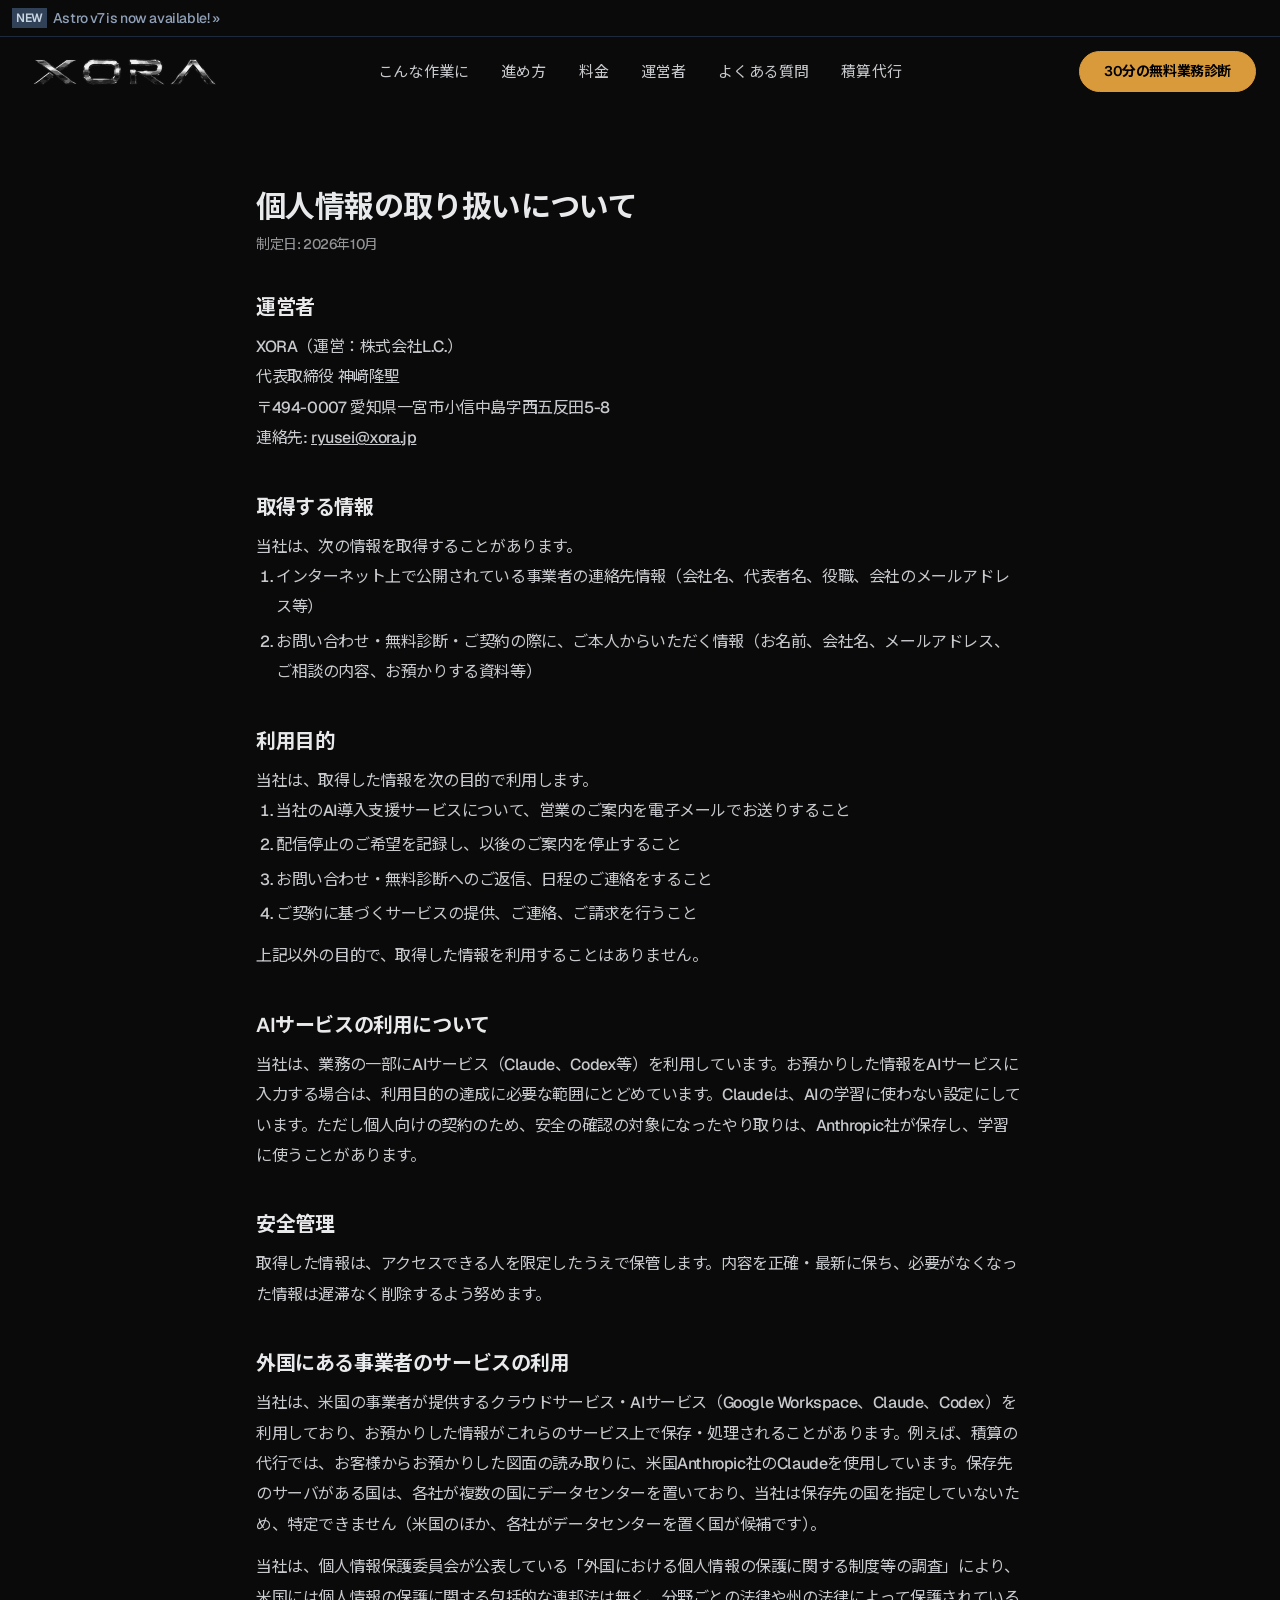
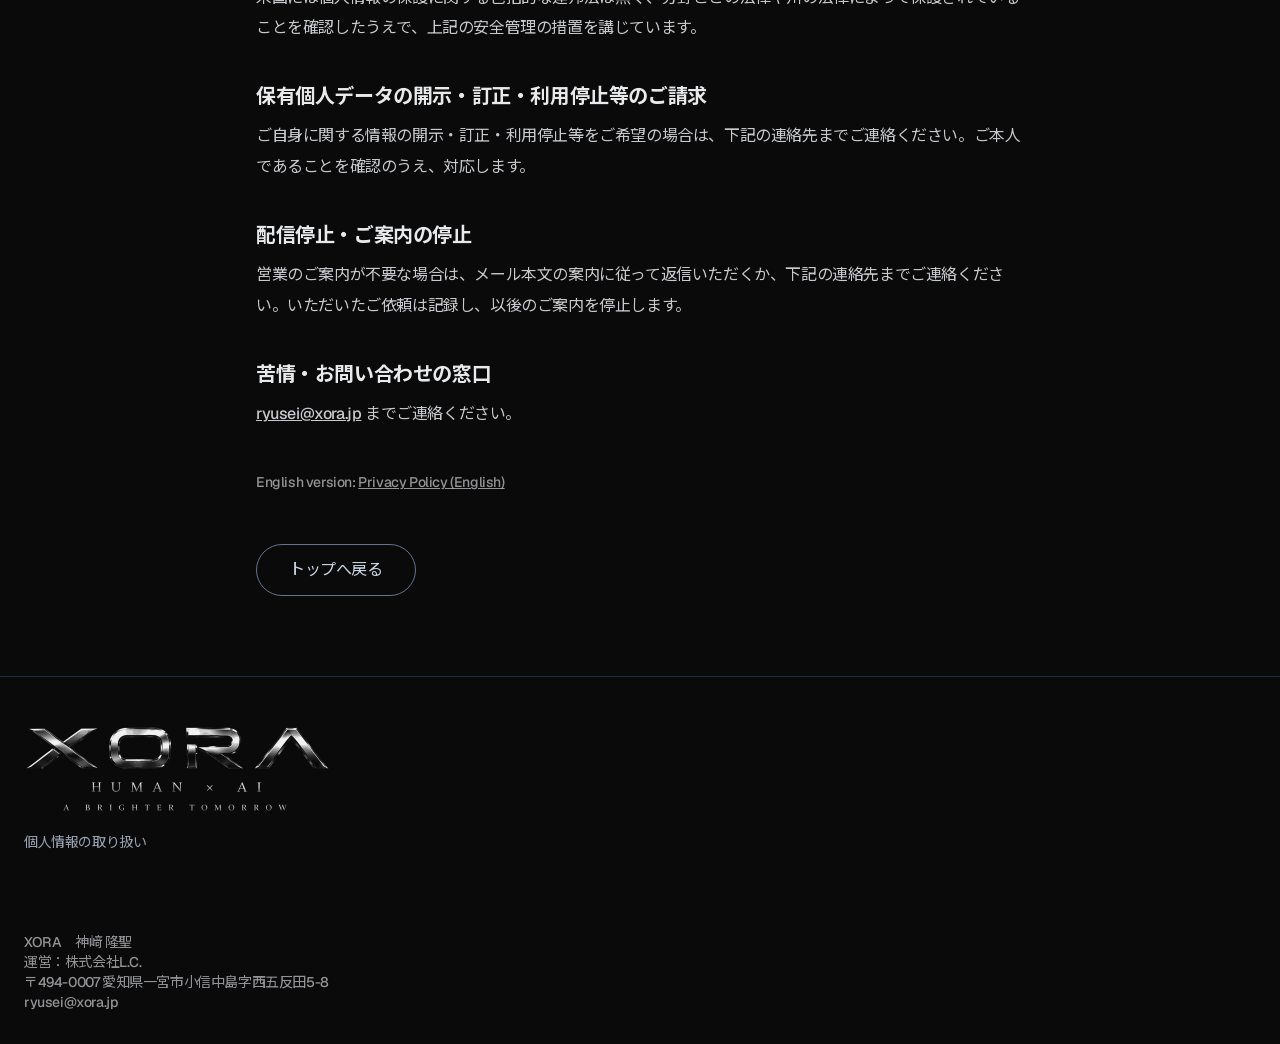
<file: privacy/index.html>
<!DOCTYPE html><html class="2xl:text-[20px]" dir="ltr" lang="ja"><head><meta charset="UTF-8"><meta content="width=device-width,initial-scale=1" name="viewport"><link href="/_astro/favicon.DbKvJVLX.ico" rel="shortcut icon"><link href="/_astro/favicon.0BvbYw01.svg" rel="icon" type="image/svg+xml"><link href="/_astro/favicon.0BvbYw01.svg" rel="mask-icon" color="#8D46E7"><link href="/_astro/apple-touch-icon.BpX2yTqa.png" rel="apple-touch-icon" sizes="180x180"><style>@font-face{font-family:'Noto Sans JP Subset';src:url('/_astro/noto-sans-jp-400.subset.DW1tt6Fj.woff2') format('woff2');font-weight:400;font-style:normal;font-display:swap}@font-face{font-family:'Noto Sans JP Subset';src:url('/_astro/noto-sans-jp-700.subset.D-8Tqq_x.woff2') format('woff2');font-weight:700;font-style:normal;font-display:swap}:root{--font-noto-jp:'Noto Sans JP Subset',sans-serif}</style><link href="/_astro/noto-sans-jp-700.subset.D-8Tqq_x.woff2" rel="preload" type="font/woff2" as="font" crossorigin><style>@font-face{font-family:Geist-50df8a5a4f3c62e2;src:url("/_astro/fonts/b747baca4820a9ba.woff2") format("woff2");font-display:swap;unicode-range:U+0000-00FF,U+0131,U+0152-0153,U+02BB-02BC,U+02C6,U+02DA,U+02DC,U+0304,U+0308,U+0329,U+2000-206F,U+20AC,U+2122,U+2191,U+2193,U+2212,U+2215,U+FEFF,U+FFFD;font-weight:500;font-style:normal}@font-face{font-family:Geist-50df8a5a4f3c62e2;src:url("/_astro/fonts/7bcced271b45f73d.woff2") format("woff2");font-display:swap;unicode-range:U+0000-00FF,U+0131,U+0152-0153,U+02BB-02BC,U+02C6,U+02DA,U+02DC,U+0304,U+0308,U+0329,U+2000-206F,U+20AC,U+2122,U+2191,U+2193,U+2212,U+2215,U+FEFF,U+FFFD;font-weight:600;font-style:normal}:root{--font-geist:Geist-50df8a5a4f3c62e2}</style><link href="/_astro/fonts/b747baca4820a9ba.woff2" rel="preload" type="font/woff2" as="font" crossorigin><link href="/_astro/fonts/7bcced271b45f73d.woff2" rel="preload" type="font/woff2" as="font" crossorigin><style>:root{--aw-font-sans:var(--font-geist),var(--font-noto-jp);--aw-font-serif:var(--font-geist),var(--font-noto-jp);--aw-font-heading:var(--font-geist),var(--font-noto-jp);--aw-color-primary:rgb(199 201 204);--aw-color-secondary:rgb(199 201 204);--aw-color-accent:rgb(217 154 60);--aw-color-text-heading:rgb(232 233 235);--aw-color-text-default:rgb(199 201 204);--aw-color-text-muted:rgb(199 201 204 / 72%);--aw-color-bg-page:rgb(10 10 11);--aw-color-bg-page-dark:rgb(10 10 11);--aw-color-divider:rgb(22 23 26)}.dark{--aw-font-sans:var(--font-geist),var(--font-noto-jp);--aw-font-serif:var(--font-geist),var(--font-noto-jp);--aw-font-heading:var(--font-geist),var(--font-noto-jp);--aw-color-primary:rgb(199 201 204);--aw-color-secondary:rgb(199 201 204);--aw-color-accent:rgb(217 154 60);--aw-color-text-heading:rgb(232 233 235);--aw-color-text-default:rgb(199 201 204);--aw-color-text-muted:rgb(199 201 204 / 72%);--aw-color-bg-page:rgb(10 10 11);--aw-color-divider:rgb(22 23 26)}.font-heading{font-weight:700;letter-spacing:-.02em;line-height:1.3}h1,h2{word-break:normal;overflow-wrap:break-word}@media (min-width:640px){h1,h2{word-break:keep-all;overflow-wrap:normal}}body,html{overflow-x:clip}.hero__logo-glow{background:radial-gradient(circle,rgba(255,164,77,.32) 0,rgba(255,149,51,.14) 45%,rgba(255,149,51,0) 75%);filter:blur(6px);animation:hero-logo-pulse 4s ease-in-out infinite}.hero-chrome-text{background:linear-gradient(180deg,#f2f3f5 0,#9a9da3 50%,#e8e9eb 100%);-webkit-background-clip:text;background-clip:text;color:transparent}.hero__logo-sheen-mask{transition:opacity .4s ease}.hero__logo-shape-mask{-webkit-mask-image:var(--hero-logo-mask-url);mask-image:var(--hero-logo-mask-url);-webkit-mask-repeat:no-repeat;mask-repeat:no-repeat;-webkit-mask-size:100% 100%;mask-size:100% 100%;-webkit-mask-position:center;mask-position:center}.hero__logo-sheen-gradient{background:linear-gradient(75deg,transparent 42%,rgba(255,255,255,.5) 48%,rgba(255,255,255,.85) 50%,rgba(255,255,255,.5) 52%,transparent 58%);mix-blend-mode:screen;animation:hero-sheen-sweep 9s ease-in-out infinite;will-change:transform}@keyframes hero-sheen-sweep{0%{transform:translateX(-30%)}100%,50%{transform:translateX(30%)}}@media (prefers-reduced-motion:reduce){.hero__logo-sheen-gradient{display:none}}.hero__split-half{opacity:0;transition:opacity .3s ease;will-change:transform}.hero__split-wrap--left{clip-path:inset(0 50% 0 0)}.hero__split-wrap--right{clip-path:inset(0 0 0 50%)}#hero-logo-stage.hero__split-ready .hero__split-half{opacity:1}.cta-amber-burst{width:220px;height:220px;max-width:90vw;border-radius:9999px;background:radial-gradient(circle,rgba(255,164,77,.35) 0,rgba(255,149,51,.12) 45%,rgba(255,149,51,0) 75%);opacity:0;transform:scale(.6);filter:blur(4px)}.cta-amber-burst--play{animation:cta-amber-burst-play .9s ease-out forwards}@keyframes cta-amber-burst-play{0%{opacity:0;transform:scale(.6)}40%{opacity:1;transform:scale(1.15)}100%{opacity:0;transform:scale(1.4)}}@media (prefers-reduced-motion:reduce){.cta-amber-burst--play{animation:none}}.section-hairline{height:1px;background:linear-gradient(90deg,transparent,rgba(199,201,204,.32) 50%,transparent)}.section-gauge{color:#6b6e74;letter-spacing:.08em}@keyframes hero-logo-pulse{0%,100%{opacity:.55;transform:scale(.96)}50%{opacity:.85;transform:scale(1.04)}}@media (prefers-reduced-motion:reduce){.hero__logo-glow{animation:none;opacity:.8}}.dayflow__track{background:rgba(199,201,204,.22)}.dayflow__fill{background:linear-gradient(90deg,rgba(154,157,163,.9),rgba(232,233,235,.95));transition:transform 1.3s ease}.dayflow__fill--y{background:linear-gradient(180deg,rgba(154,157,163,.9),rgba(232,233,235,.95))}.dayflow__node{background:rgba(199,201,204,.08);border:1px solid rgba(199,201,204,.4);color:#e8e9eb}.profile-card{background:rgba(120,128,138,.05);border:1px solid rgba(120,128,138,.28)}.dark .profile-card{background:rgba(200,204,210,.04);border:1px solid rgba(200,204,210,.22)}.profile-card__logo{background:rgba(120,128,138,.1);border:1px solid rgba(120,128,138,.35)}.dark .profile-card__logo{background:rgba(200,204,210,.08);border:1px solid rgba(200,204,210,.3)}.profile-card__kana{color:#78808a}.dark .profile-card__kana{color:#c8ccd2}.profile-card__badge{background:0 0;border:1px solid rgba(120,128,138,.5);color:#50565e}.dark .profile-card__badge{border:1px solid rgba(200,204,210,.45);color:#dcdfe3}.story-scene .dayflow__node{transition:background-color .5s ease,border-color .5s ease,color .5s ease,transform .5s ease}.story-scene.is-active .dayflow__node{background:rgb(217 154 60 / 16%);border-color:rgb(217 154 60 / 55%);color:#e8e9eb;transform:scale(1.08)}@media (prefers-reduced-motion:reduce){.story-scene .dayflow__node{transition:none}.story-scene.is-active .dayflow__node{transform:none}}</style><script>!function(){const e="dark:only";function t(e){document.documentElement.classList["dark"===e?"add":"remove"]("dark")}function a(){return e&&e.endsWith(":only")||!localStorage.theme?e.replace(":only",""):"dark"===localStorage.theme||!("theme"in localStorage)&&window.matchMedia("(prefers-color-scheme: dark)").matches?"dark":"light"}t(a()),document.addEventListener("astro:after-swap",()=>t(a()))}()</script><title>個人情報の取り扱いについて — XORA</title><link href="https://xora.jp/privacy/" rel="canonical"><meta content="XORA（運営：株式会社L.C.）が取得する情報、利用目的、開示・訂正・利用停止等のご請求窓口についてのご案内です。" name="description"><meta content="index, follow" name="robots"><meta content="個人情報の取り扱いについて" property="og:title"><meta content="website" property="og:type"><meta content="https://xora.jp/_astro/og-xora.CJPqek1R_Z2jTxKo.jpg" property="og:image"><meta content="https://xora.jp/privacy/" property="og:url"><meta content="XORA（運営：株式会社L.C.）が取得する情報、利用目的、開示・訂正・利用停止等のご請求窓口についてのご案内です。" property="og:description"><meta content="ja" property="og:locale"><meta content="XORA" property="og:site_name"><meta content="https://xora.jp/_astro/og-xora.CJPqek1R_Z2jTxKo.jpg" property="og:image:url"><meta content="1200" property="og:image:width"><meta content="626" property="og:image:height"><meta content="個人情報の取り扱いについて" property="og:image:alt"><meta content="summary_large_image" name="twitter:card"><script data-id id="ga-init">if(document.getElementById("ga-init").dataset.id){var d=document.getElementById("ga-init").dataset.id;window.dataLayer=window.dataLayer||[],window.gtag=function(){dataLayer.push(arguments)},window.gtag("js",new Date),window.gtag("config",d)}</script><link href="https://xora.jp/privacy/" rel="alternate" hreflang="ja"><link href="https://xora.jp/en/privacy/" rel="alternate" hreflang="en"><link href="https://xora.jp/privacy/" rel="alternate" hreflang="x-default"><link href="/_astro/Layout.C4gorUvE.css" rel="stylesheet"><style>@keyframes astroFadeInOut{0%{opacity:1}to{opacity:0}}@keyframes astroFadeIn{0%{opacity:0;mix-blend-mode:plus-lighter}to{opacity:1;mix-blend-mode:plus-lighter}}@keyframes astroFadeOut{0%{opacity:1;mix-blend-mode:plus-lighter}to{opacity:0;mix-blend-mode:plus-lighter}}@keyframes astroSlideFromRight{0%{transform:translate(100%)}}@keyframes astroSlideFromLeft{0%{transform:translate(-100%)}}@keyframes astroSlideToRight{to{transform:translate(100%)}}@keyframes astroSlideToLeft{to{transform:translate(-100%)}}@media (prefers-reduced-motion){::view-transition-group(*),::view-transition-new(*),::view-transition-old(*),[data-astro-transition-scope]{animation:none!important}}aw-header[data-astro-cid-nswrv7r3],aw-theme-toggle[data-astro-cid-4vhgjfnb]{display:contents}</style><script type="module" src="/_astro/page.BS6wqQC3.js"></script></head><body class="text-default antialiased bg-page flex flex-col min-h-screen tracking-tight"><div class="text-sm gap-1 bg-slate-900 dark:bg-transparent dark:border-b dark:border-slate-800 dark:text-slate-400 hidden lg:flex overflow-hidden px-3 py-2 relative text-ellipsis text-slate-300 whitespace-nowrap"><span class="inline-block bg-white/20 dark:bg-slate-700 dark:text-slate-300 font-semibold mr-0.5 px-1 py-0.5 rtl:ml-0.5 rtl:mr-0 text-slate-100 text-xs">NEW</span><a href="https://astro.build/blog/astro-7/" class="font-medium dark:text-slate-400 hover:underline text-slate-300">Astro v7 is now available! »</a><a href="https://github.com/arthelokyo/astrowind" class="inline-block bg-[url(https://img.shields.io/github/stars/arthelokyo/astrowind.svg?style=social&label=Stars&maxAge=86400)] bg-contain bg-no-repeat bg-right h-[1.25rem] ltr:ml-auto ml-auto rtl:mr-auto w-[5.6rem]" rel="noopener noreferrer" target="_blank" title="If you like AstroWind, give us a star."><span class="sr-only">GitHub stars</span></a></div><script type="module">var e=class extends HTMLElement{connectedCallback(){this.querySelector("[data-aw-toggle-color-scheme]")?.addEventListener("click",()=>{let e=document.documentElement.classList.toggle("dark");localStorage.theme=e?"dark":"light",document.dispatchEvent(new CustomEvent("aw:theme-change"))})}};customElements.get("aw-theme-toggle")||customElements.define("aw-theme-toggle",e)</script><aw-header data-astro-cid-nswrv7r3="true" data-astro-transition-persist="header-7acvo4"><header class="mx-auto w-full border-b border-gray-50/0 ease-in-out flex-none sticky top-0 transition-[opacity] z-40" data-astro-cid-nswrv7r3 data-aw-sticky-header="true" id="header"><div class="absolute inset-0" data-astro-cid-nswrv7r3></div><div class="text-default w-full lg:grid lg:grid-cols-3 lg:items-center lg:px-6 max-w-7xl mx-auto px-3 py-3 relative" data-astro-cid-nswrv7r3><div class="flex justify-between" data-astro-cid-nswrv7r3><a href="/" class="flex items-center" data-astro-cid-nswrv7r3><picture class="items-center inline-flex ml-2 rtl:ml-0 rtl:mr-2"><source srcset="/_astro/xora-wordmark-56.b6u-JX5U.webp 2x, /_astro/xora-wordmark-84.CF1OAnTA.webp 3x" type="image/webp"><img alt="XORA" class="w-auto h-[22px] md:h-[28px]" decoding="async" height="28" loading="eager" src="/_astro/xora-wordmark-56.BvOhzJHG.png" srcset="/_astro/xora-wordmark-56.BvOhzJHG.png 2x, /_astro/xora-wordmark-84.zB8bDM0I.png 3x" width="185" fetchpriority="low"></picture></a><div class="flex items-center lg:hidden" data-astro-cid-nswrv7r3><button aria-expanded="false" aria-label="Toggle Menu" class="flex items-center cursor-pointer flex-col group h-12 justify-center rounded w-12" data-aw-toggle-menu type="button"><span class="sr-only">Toggle Menu</span><span class="transition bg-black dark:bg-white duration-200 ease h-0.5 my-1 opacity-80 rounded-full transform w-6 group-[.expanded]:rotate-45 group-[.expanded]:translate-y-2.5" aria-hidden="true"></span><span class="transition bg-black dark:bg-white duration-200 ease h-0.5 my-1 opacity-80 rounded-full transform w-6 group-[.expanded]:opacity-0" aria-hidden="true"></span><span class="transition bg-black dark:bg-white duration-200 ease h-0.5 my-1 opacity-80 rounded-full transform w-6 group-[.expanded]:-rotate-45 group-[.expanded]:-translate-y-2.5" aria-hidden="true"></span></button></div></div><nav aria-label="Main navigation" class="text-default w-full hidden items-center lg:flex lg:justify-self-center lg:mx-5 lg:overflow-visible lg:w-auto overflow-x-hidden overflow-y-auto" data-astro-cid-nswrv7r3><ul class="flex flex-col font-medium lg:flex-row lg:justify-center lg:self-center lg:text-[0.9375rem] lg:w-auto text-xl tracking-[0.01rem] w-full" data-astro-cid-nswrv7r3><li class data-astro-cid-nswrv7r3><a href="/#problem" class="flex items-center dark:hover:text-white hover:text-link px-4 py-3 whitespace-nowrap" data-astro-cid-nswrv7r3>こんな作業に</a></li><li class data-astro-cid-nswrv7r3><a href="/#steps3" class="flex items-center dark:hover:text-white hover:text-link px-4 py-3 whitespace-nowrap" data-astro-cid-nswrv7r3>進め方</a></li><li class data-astro-cid-nswrv7r3><a href="/#pricing" class="flex items-center dark:hover:text-white hover:text-link px-4 py-3 whitespace-nowrap" data-astro-cid-nswrv7r3>料金</a></li><li class data-astro-cid-nswrv7r3><a href="/#profile" class="flex items-center dark:hover:text-white hover:text-link px-4 py-3 whitespace-nowrap" data-astro-cid-nswrv7r3>運営者</a></li><li class data-astro-cid-nswrv7r3><a href="/#faq" class="flex items-center dark:hover:text-white hover:text-link px-4 py-3 whitespace-nowrap" data-astro-cid-nswrv7r3>よくある質問</a></li><li class data-astro-cid-nswrv7r3><a href="/sekisan/" class="flex items-center dark:hover:text-white hover:text-link px-4 py-3 whitespace-nowrap" data-astro-cid-nswrv7r3>積算代行</a></li></ul></nav><div class="items-center lg:w-auto w-full hidden lg:flex bottom-0 fixed justify-end left-0 lg:justify-self-end lg:mb-0 lg:p-0 lg:self-center lg:static p-3 rtl:left-auto rtl:right-0" data-astro-cid-nswrv7r3><div class="flex items-center justify-between lg:w-auto w-full" data-astro-cid-nswrv7r3><div class="flex" data-astro-cid-nswrv7r3></div><span class="rtl:ml-0 ml-4 rtl:mr-4" data-astro-cid-nswrv7r3><a href="/#contact" class="text-sm btn-primary font-semibold lg:px-6 ml-2 px-5.5 py-2.5 shadow-none w-auto" data-astro-cid-nswrv7r3="true">30分の無料業務診断</a></span></div></div></div></header></aw-header><script type="module">var e=class extends HTMLElement{onScroll;mql;onMqlChange;onPageLoad=()=>{this.updateActiveLinks(),this.closeOpenDropdown()};connectedCallback(){let e=this.querySelector("#header"),t=this.querySelector("[data-aw-toggle-menu]"),s=this.querySelector("#header nav"),a=this.querySelector("#header > div > div:last-child");this.updateActiveLinks(),document.addEventListener("astro:page-load",this.onPageLoad);let n=()=>{t?.classList.remove("expanded"),t?.setAttribute("aria-expanded","false"),document.body.classList.remove("overflow-hidden"),e?.classList.remove("h-screen","expanded","bg-page"),s?.classList.add("hidden"),a?.classList.add("hidden")};if(t?.addEventListener("click",()=>{let n=t.classList.toggle("expanded");t.setAttribute("aria-expanded",String(n)),document.body.classList.toggle("overflow-hidden"),e?.classList.toggle("h-screen"),e?.classList.toggle("expanded"),e?.classList.toggle("bg-page"),s?.classList.toggle("hidden"),a?.classList.toggle("hidden")}),s?.addEventListener("click",n),s?.addEventListener("click",e=>{let t=e.target?.closest(".dropdown-menu a");t&&t.blur()}),this.mql=window.matchMedia("(max-width: 1023px)"),this.onMqlChange=()=>n(),this.mql.addEventListener("change",this.onMqlChange),e?.hasAttribute("data-aw-sticky-header")){let t=!1,s=()=>{window.scrollY>60?e.classList.add("scroll"):e.classList.remove("scroll"),t=!1};this.onScroll=()=>{t||=(window.requestAnimationFrame(s),!0)},s(),document.addEventListener("scroll",this.onScroll,{passive:!0})}document.documentElement.classList.add("motion-safe:scroll-smooth")}disconnectedCallback(){this.onScroll&&document.removeEventListener("scroll",this.onScroll),this.mql&&this.onMqlChange&&this.mql.removeEventListener("change",this.onMqlChange),document.removeEventListener("astro:page-load",this.onPageLoad)}closeOpenDropdown(){let e=document.activeElement;e&&this.contains(e)&&e.closest(".dropdown")&&e.blur()}updateActiveLinks(){let e=e=>"/"+e.replace(/^\/+|\/+$/g,""),t=e(window.location.pathname);this.querySelectorAll("nav a[href]").forEach(s=>{let a=new URL(s.href,window.location.href),n=a.origin===window.location.origin&&!a.hash&&!s.getAttribute("href")?.startsWith("#");s.classList.toggle("aw-link-active",n&&e(a.pathname)===t)})}};customElements.get("aw-header")||customElements.define("aw-header",e)</script><main class="flex-1"><section class="md:py-20 px-4 py-16"><div class="mx-auto max-w-3xl"><h1 class="font-bold font-heading text-heading mb-2 text-3xl">個人情報の取り扱いについて</h1><p class="text-sm text-muted mb-10">制定日: 2026年10月</p><div class="prose-sections space-y-10"><section><h2 class="font-bold font-heading text-heading mb-3 text-xl">運営者</h2><p class="text-default leading-[1.9]">XORA（運営：株式会社L.C.）<br>代表取締役 神﨑隆聖<br>〒494-0007 愛知県一宮市小信中島字西五反田5-8<br>連絡先: <a href="mailto:ryusei@xora.jp" class="underline">ryusei@xora.jp</a></p></section><section><h2 class="font-bold font-heading text-heading mb-3 text-xl">取得する情報</h2><p class="text-default leading-[1.9]">当社は、次の情報を取得することがあります。</p><ol class="text-default leading-[1.9] list-decimal ml-5 space-y-1"><li>インターネット上で公開されている事業者の連絡先情報（会社名、代表者名、役職、会社のメールアドレス等）</li><li>お問い合わせ・無料診断・ご契約の際に、ご本人からいただく情報（お名前、会社名、メールアドレス、ご相談の内容、お預かりする資料等）</li></ol></section><section><h2 class="font-bold font-heading text-heading mb-3 text-xl">利用目的</h2><p class="text-default leading-[1.9]">当社は、取得した情報を次の目的で利用します。</p><ol class="text-default leading-[1.9] list-decimal ml-5 space-y-1"><li>当社のAI導入支援サービスについて、営業のご案内を電子メールでお送りすること</li><li>配信停止のご希望を記録し、以後のご案内を停止すること</li><li>お問い合わせ・無料診断へのご返信、日程のご連絡をすること</li><li>ご契約に基づくサービスの提供、ご連絡、ご請求を行うこと</li></ol><p class="text-default leading-[1.9] mt-3">上記以外の目的で、取得した情報を利用することはありません。</p></section><section><h2 class="font-bold font-heading text-heading mb-3 text-xl">AIサービスの利用について</h2><p class="text-default leading-[1.9]">当社は、業務の一部にAIサービス（Claude、Codex等）を利用しています。お預かりした情報をAIサービスに入力する場合は、利用目的の達成に必要な範囲にとどめています。Claudeは、AIの学習に使わない設定にしています。ただし個人向けの契約のため、安全の確認の対象になったやり取りは、Anthropic社が保存し、学習に使うことがあります。</p></section><section><h2 class="font-bold font-heading text-heading mb-3 text-xl">安全管理</h2><p class="text-default leading-[1.9]">取得した情報は、アクセスできる人を限定したうえで保管します。内容を正確・最新に保ち、必要がなくなった情報は遅滞なく削除するよう努めます。</p></section><section><h2 class="font-bold font-heading text-heading mb-3 text-xl">外国にある事業者のサービスの利用</h2><p class="text-default leading-[1.9]">当社は、米国の事業者が提供するクラウドサービス・AIサービス（Google Workspace、Claude、Codex）を利用しており、お預かりした情報がこれらのサービス上で保存・処理されることがあります。例えば、積算の代行では、お客様からお預かりした図面の読み取りに、米国Anthropic社のClaudeを使用しています。保存先のサーバがある国は、各社が複数の国にデータセンターを置いており、当社は保存先の国を指定していないため、特定できません（米国のほか、各社がデータセンターを置く国が候補です）。</p><p class="text-default leading-[1.9] mt-3">当社は、個人情報保護委員会が公表している「外国における個人情報の保護に関する制度等の調査」により、米国には個人情報の保護に関する包括的な連邦法は無く、分野ごとの法律や州の法律によって保護されていることを確認したうえで、上記の安全管理の措置を講じています。</p></section><section><h2 class="font-bold font-heading text-heading mb-3 text-xl">保有個人データの開示・訂正・利用停止等のご請求</h2><p class="text-default leading-[1.9]">ご自身に関する情報の開示・訂正・利用停止等をご希望の場合は、下記の連絡先までご連絡ください。ご本人であることを確認のうえ、対応します。</p></section><section><h2 class="font-bold font-heading text-heading mb-3 text-xl">配信停止・ご案内の停止</h2><p class="text-default leading-[1.9]">営業のご案内が不要な場合は、メール本文の案内に従って返信いただくか、下記の連絡先までご連絡ください。いただいたご依頼は記録し、以後のご案内を停止します。</p></section><section><h2 class="font-bold font-heading text-heading mb-3 text-xl">苦情・お問い合わせの窓口</h2><p class="text-default leading-[1.9]"><a href="mailto:ryusei@xora.jp" class="underline">ryusei@xora.jp</a> までご連絡ください。</p></section><section><p class="leading-[1.9] text-muted text-sm">English version: <a href="https://xora.jp/en/privacy/" class="underline">Privacy Policy (English)</a></p></section></div><div class="mt-12"><a href="/" class="btn-secondary">トップへ戻る</a></div></div></section></main><footer class="dark:border-slate-800 relative border-gray-200 border-t not-prose"><div class="absolute inset-0 dark:bg-dark pointer-events-none" aria-hidden="true"></div><div class="mx-auto max-w-7xl relative intersect-no-queue intersect-once intersect-quarter motion-safe:md:intersect:animate-fade motion-safe:md:opacity-0 px-4 sm:px-6 text-muted"><div class="gap-4 gap-y-8 grid grid-cols-12 md:py-12 py-8 sm:gap-8"><div class="col-span-12 lg:col-span-4"><div class="mb-3"><a href="/" class="inline-block"><picture><source srcset="/_astro/xora-footer-lockup-176.F3Zn8o0C.webp 2x, /_astro/xora-footer-lockup-264.7LdEsA5f.webp 3x" type="image/webp"><img alt="XORA" class="w-auto h-16 md:h-[88px]" decoding="async" height="88" loading="lazy" src="/_astro/xora-footer-lockup-176.BCANUCq5.png" srcset="/_astro/xora-footer-lockup-176.BCANUCq5.png 2x, /_astro/xora-footer-lockup-264.SCdPrm5i.png 3x" width="307"></picture></a></div><div class="flex gap-1 text-muted text-sm"><a href="/privacy/" class="transition dark:text-gray-400 duration-150 ease-in-out hover:text-gray-700 hover:underline text-muted">個人情報の取り扱い</a></div></div></div><div class="md:flex md:items-center md:justify-between md:py-8 py-6"><div class="text-sm dark:text-muted mr-4">XORA　神﨑 隆聖<br/>運営：株式会社L.C.<br/>〒494-0007 愛知県一宮市小信中島字西五反田5-8<br/><a href="mailto:ryusei@xora.jp">ryusei@xora.jp</a></div></div></div></footer><aw-intersect aria-hidden="true" data-astro-cid-3ixkjeol="true"></aw-intersect><script type="module">var e=['[class*=" intersect:"]','[class*=":intersect:"]','[class^="intersect:"]','[class="intersect"]','[class*=" intersect "]','[class^="intersect "]','[class$=" intersect"]'].join(","),t=60,n=4,r=class extends HTMLElement{observer=null;elements=[];thresholds=new WeakMap;onThemeChange=()=>this.removeAnimationDelay();connectedCallback(){this.start(),document.addEventListener("aw:theme-change",this.onThemeChange)}disconnectedCallback(){this.observer?.disconnect(),document.removeEventListener("aw:theme-change",this.onThemeChange)}getThreshold(e){return e.classList.contains("intersect-full")?.99:e.classList.contains("intersect-half")?.5:e.classList.contains("intersect-quarter")?.25:0}start(){this.observer?.disconnect(),this.elements=Array.from(document.querySelectorAll(e));let s=[];this.elements.forEach(t=>{if(t.querySelector(e))return t.style.animationDuration="0s",void t.setAttribute("data-animated","true");t.setAttribute("no-intersect",""),this.thresholds.set(t,this.getThreshold(t)),s.push(t)});this.observer=new IntersectionObserver(e=>{let s=0;for(let i of e){let e=i.target,a=this.thresholds.get(e)??0,r=e.classList.contains("intersect-once");if(i.isIntersecting&&i.intersectionRatio>=a){if(e.hasAttribute("data-animated"))continue;let i=e.classList.contains("intersect-no-queue")?0:Math.min(s++,n)*t;e.removeAttribute("no-intersect"),e.setAttribute("data-animated","true"),e.style.animationDuration="",e.style.animationDelay=`${i}ms`,e.style.transitionDelay=`${i}ms`,r&&this.observer?.unobserve(e)}else r||(e.setAttribute("no-intersect",""),e.removeAttribute("data-animated"),e.style.animationDelay="",e.style.transitionDelay="")}},{threshold:[0,.25,.5,.99]}),s.forEach(e=>this.observer?.observe(e))}removeAnimationDelay(){this.elements.forEach(e=>{"true"===e.getAttribute("data-animated")&&(e.style.transitionDelay="",e.style.animationDelay="")})}};customElements.get("aw-intersect")||customElements.define("aw-intersect",r)</script><script type="module" src="/_astro/Layout.astro_astro_type_script_index_0_lang.BNLWDS2j.js"></script></body></html>
</file>
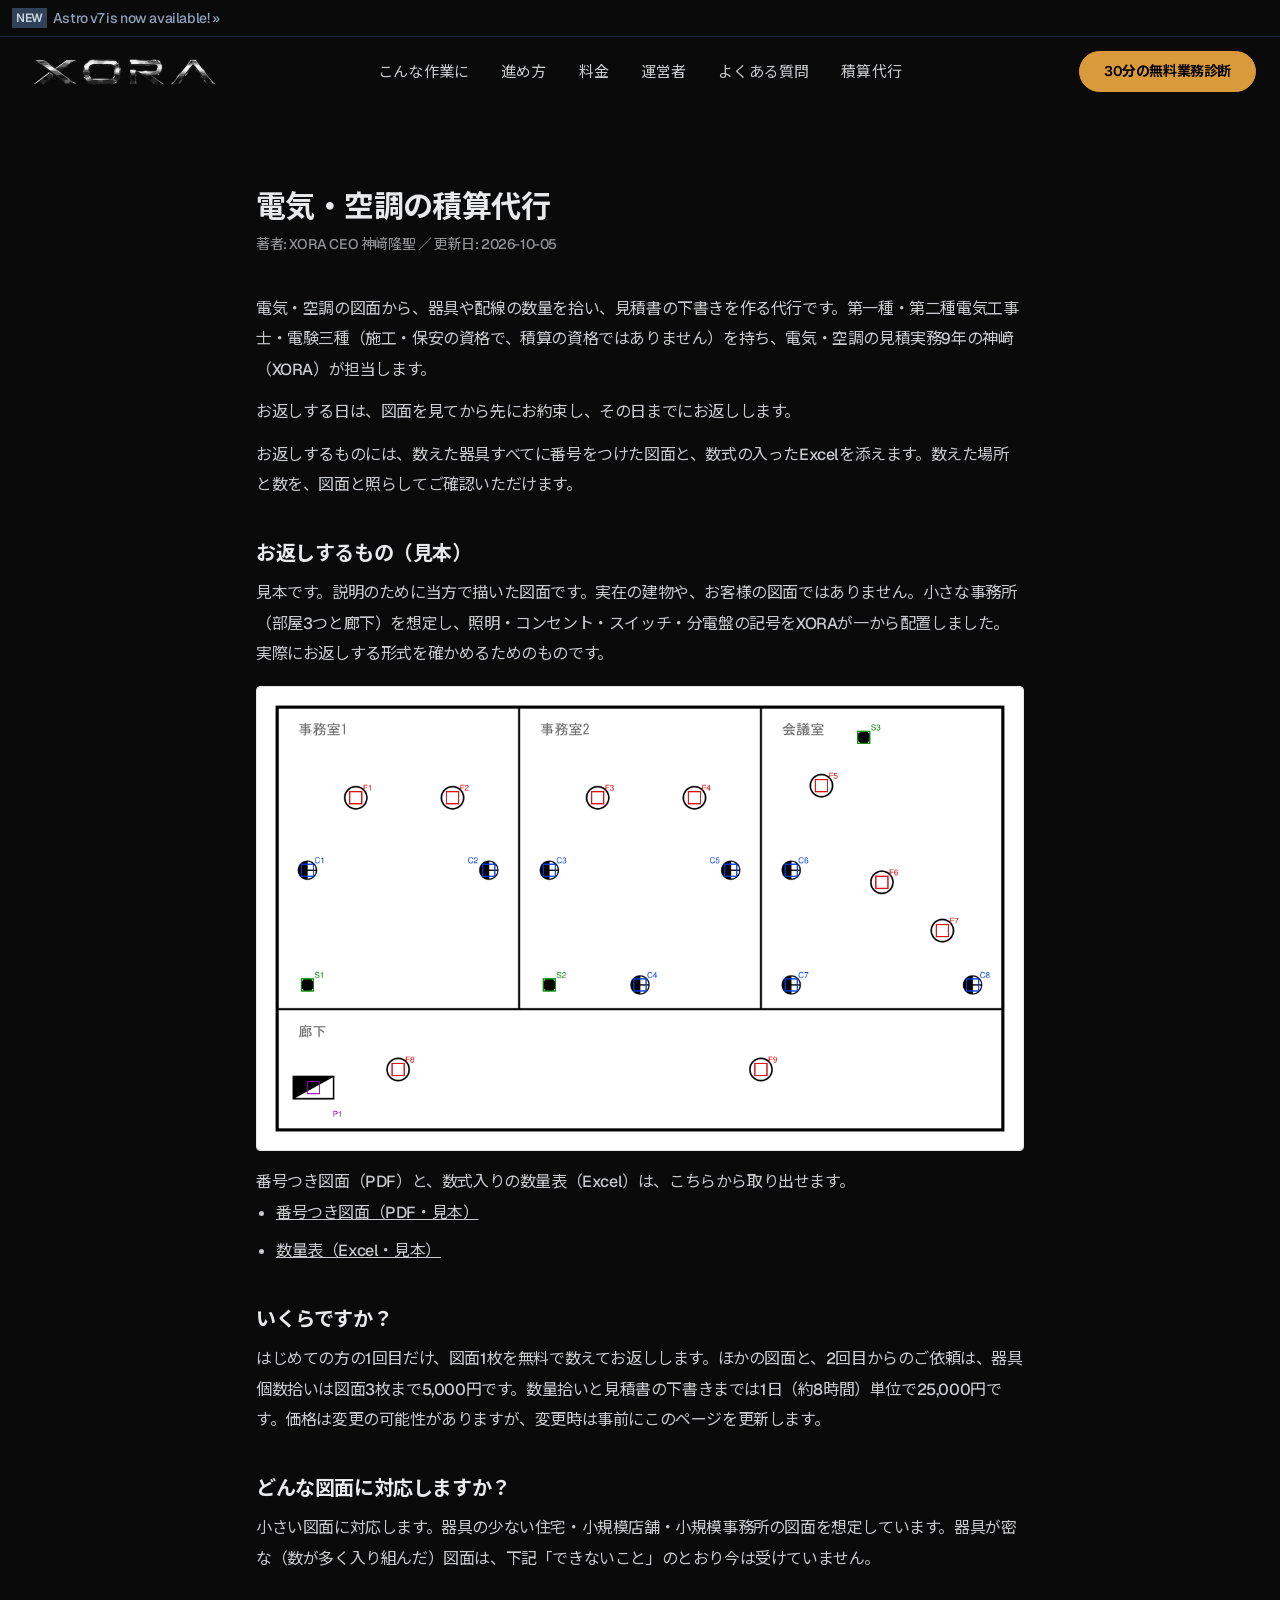
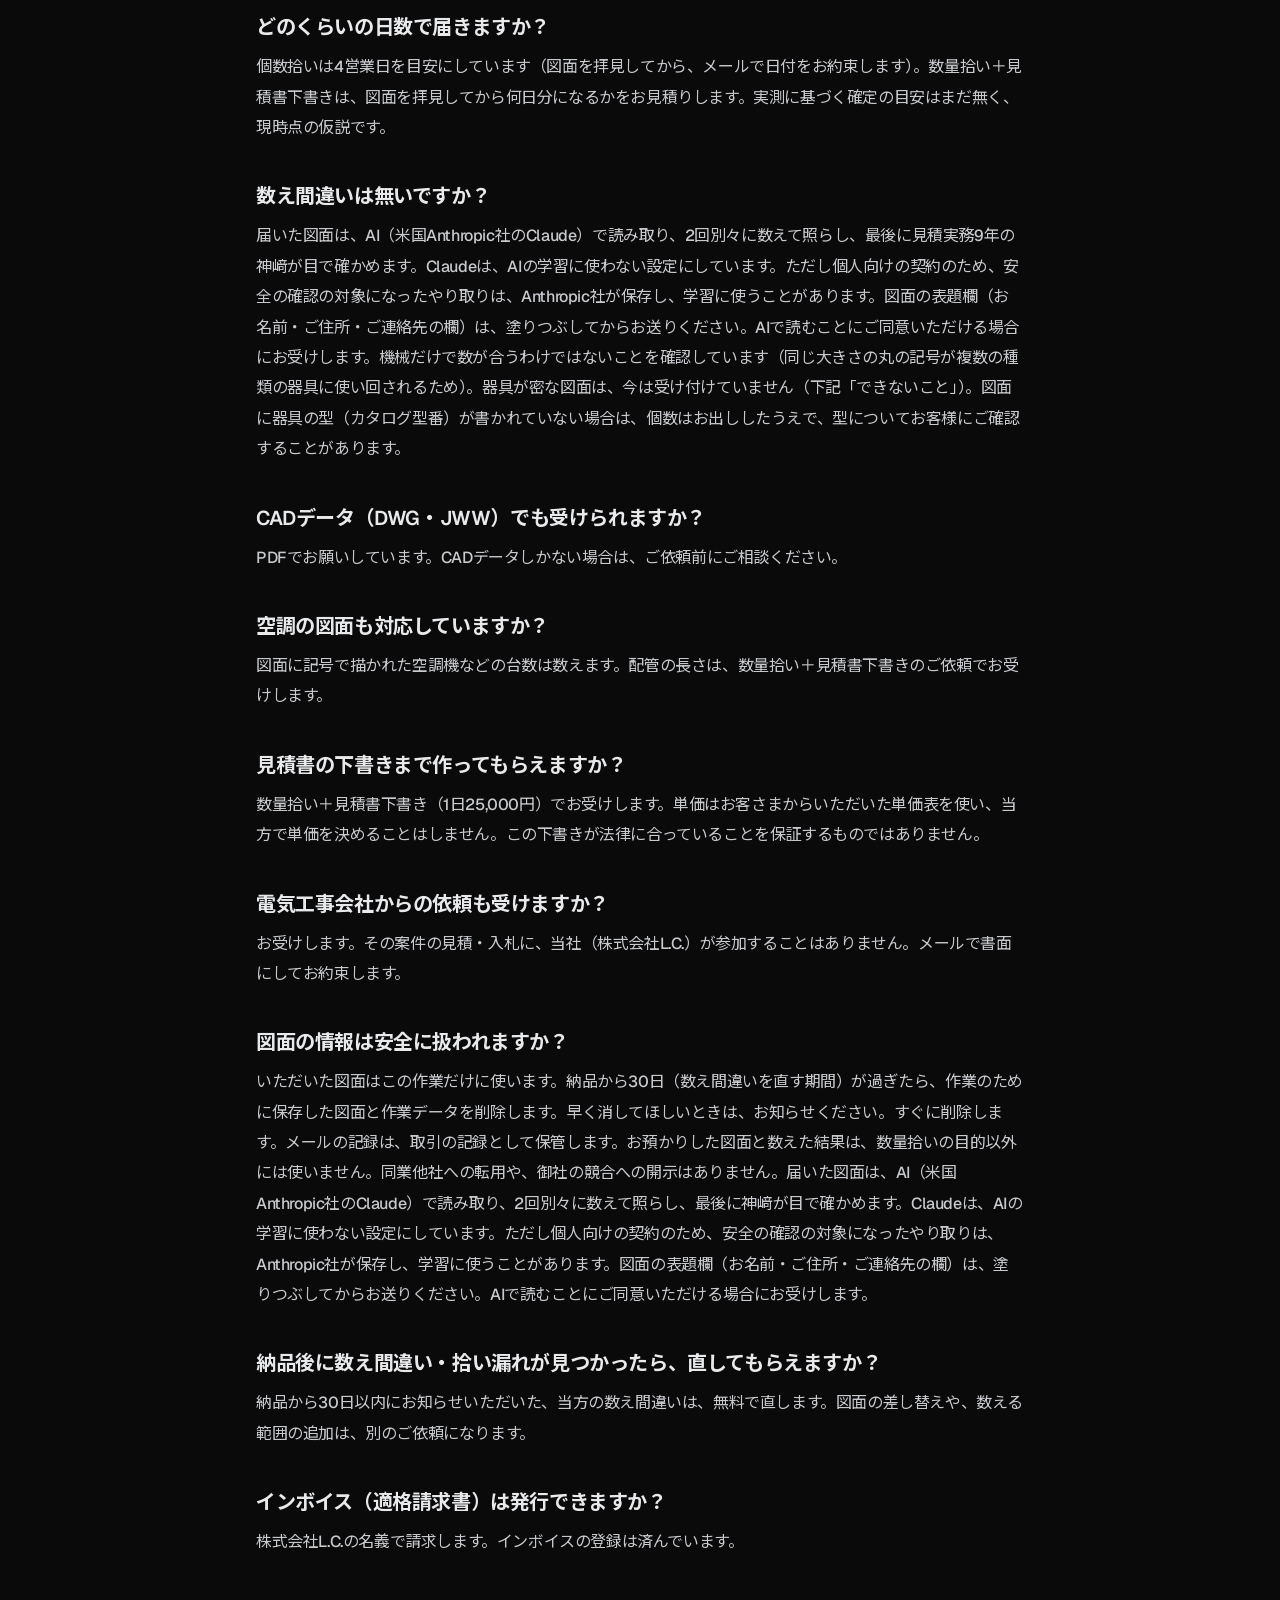
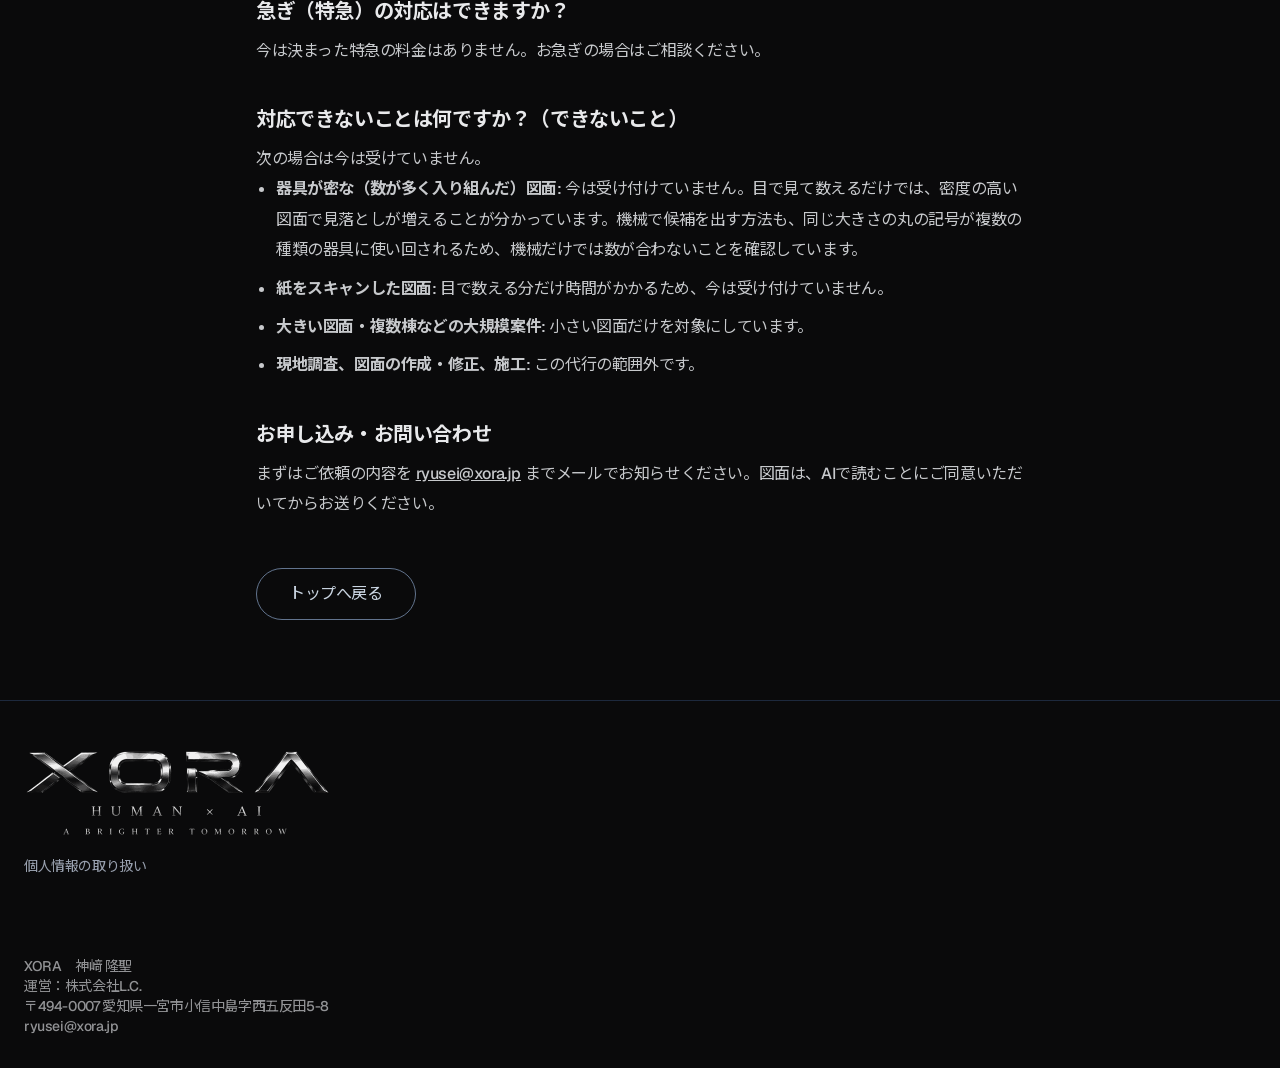
<file: sekisan/index.html>
<!DOCTYPE html><html class="2xl:text-[20px]" dir="ltr" lang="ja"><head><meta charset="UTF-8"><meta content="width=device-width,initial-scale=1" name="viewport"><link href="/_astro/favicon.DbKvJVLX.ico" rel="shortcut icon"><link href="/_astro/favicon.0BvbYw01.svg" rel="icon" type="image/svg+xml"><link href="/_astro/favicon.0BvbYw01.svg" rel="mask-icon" color="#8D46E7"><link href="/_astro/apple-touch-icon.BpX2yTqa.png" rel="apple-touch-icon" sizes="180x180"><style>@font-face{font-family:'Noto Sans JP Subset';src:url('/_astro/noto-sans-jp-400.subset.DW1tt6Fj.woff2') format('woff2');font-weight:400;font-style:normal;font-display:swap}@font-face{font-family:'Noto Sans JP Subset';src:url('/_astro/noto-sans-jp-700.subset.D-8Tqq_x.woff2') format('woff2');font-weight:700;font-style:normal;font-display:swap}:root{--font-noto-jp:'Noto Sans JP Subset',sans-serif}</style><link href="/_astro/noto-sans-jp-700.subset.D-8Tqq_x.woff2" rel="preload" type="font/woff2" as="font" crossorigin><style>@font-face{font-family:Geist-50df8a5a4f3c62e2;src:url("/_astro/fonts/b747baca4820a9ba.woff2") format("woff2");font-display:swap;unicode-range:U+0000-00FF,U+0131,U+0152-0153,U+02BB-02BC,U+02C6,U+02DA,U+02DC,U+0304,U+0308,U+0329,U+2000-206F,U+20AC,U+2122,U+2191,U+2193,U+2212,U+2215,U+FEFF,U+FFFD;font-weight:500;font-style:normal}@font-face{font-family:Geist-50df8a5a4f3c62e2;src:url("/_astro/fonts/7bcced271b45f73d.woff2") format("woff2");font-display:swap;unicode-range:U+0000-00FF,U+0131,U+0152-0153,U+02BB-02BC,U+02C6,U+02DA,U+02DC,U+0304,U+0308,U+0329,U+2000-206F,U+20AC,U+2122,U+2191,U+2193,U+2212,U+2215,U+FEFF,U+FFFD;font-weight:600;font-style:normal}:root{--font-geist:Geist-50df8a5a4f3c62e2}</style><link href="/_astro/fonts/b747baca4820a9ba.woff2" rel="preload" type="font/woff2" as="font" crossorigin><link href="/_astro/fonts/7bcced271b45f73d.woff2" rel="preload" type="font/woff2" as="font" crossorigin><style>:root{--aw-font-sans:var(--font-geist),var(--font-noto-jp);--aw-font-serif:var(--font-geist),var(--font-noto-jp);--aw-font-heading:var(--font-geist),var(--font-noto-jp);--aw-color-primary:rgb(199 201 204);--aw-color-secondary:rgb(199 201 204);--aw-color-accent:rgb(217 154 60);--aw-color-text-heading:rgb(232 233 235);--aw-color-text-default:rgb(199 201 204);--aw-color-text-muted:rgb(199 201 204 / 72%);--aw-color-bg-page:rgb(10 10 11);--aw-color-bg-page-dark:rgb(10 10 11);--aw-color-divider:rgb(22 23 26)}.dark{--aw-font-sans:var(--font-geist),var(--font-noto-jp);--aw-font-serif:var(--font-geist),var(--font-noto-jp);--aw-font-heading:var(--font-geist),var(--font-noto-jp);--aw-color-primary:rgb(199 201 204);--aw-color-secondary:rgb(199 201 204);--aw-color-accent:rgb(217 154 60);--aw-color-text-heading:rgb(232 233 235);--aw-color-text-default:rgb(199 201 204);--aw-color-text-muted:rgb(199 201 204 / 72%);--aw-color-bg-page:rgb(10 10 11);--aw-color-divider:rgb(22 23 26)}.font-heading{font-weight:700;letter-spacing:-.02em;line-height:1.3}h1,h2{word-break:normal;overflow-wrap:break-word}@media (min-width:640px){h1,h2{word-break:keep-all;overflow-wrap:normal}}body,html{overflow-x:clip}.hero__logo-glow{background:radial-gradient(circle,rgba(255,164,77,.32) 0,rgba(255,149,51,.14) 45%,rgba(255,149,51,0) 75%);filter:blur(6px);animation:hero-logo-pulse 4s ease-in-out infinite}.hero-chrome-text{background:linear-gradient(180deg,#f2f3f5 0,#9a9da3 50%,#e8e9eb 100%);-webkit-background-clip:text;background-clip:text;color:transparent}.hero__logo-sheen-mask{transition:opacity .4s ease}.hero__logo-shape-mask{-webkit-mask-image:var(--hero-logo-mask-url);mask-image:var(--hero-logo-mask-url);-webkit-mask-repeat:no-repeat;mask-repeat:no-repeat;-webkit-mask-size:100% 100%;mask-size:100% 100%;-webkit-mask-position:center;mask-position:center}.hero__logo-sheen-gradient{background:linear-gradient(75deg,transparent 42%,rgba(255,255,255,.5) 48%,rgba(255,255,255,.85) 50%,rgba(255,255,255,.5) 52%,transparent 58%);mix-blend-mode:screen;animation:hero-sheen-sweep 9s ease-in-out infinite;will-change:transform}@keyframes hero-sheen-sweep{0%{transform:translateX(-30%)}100%,50%{transform:translateX(30%)}}@media (prefers-reduced-motion:reduce){.hero__logo-sheen-gradient{display:none}}.hero__split-half{opacity:0;transition:opacity .3s ease;will-change:transform}.hero__split-wrap--left{clip-path:inset(0 50% 0 0)}.hero__split-wrap--right{clip-path:inset(0 0 0 50%)}#hero-logo-stage.hero__split-ready .hero__split-half{opacity:1}.cta-amber-burst{width:220px;height:220px;max-width:90vw;border-radius:9999px;background:radial-gradient(circle,rgba(255,164,77,.35) 0,rgba(255,149,51,.12) 45%,rgba(255,149,51,0) 75%);opacity:0;transform:scale(.6);filter:blur(4px)}.cta-amber-burst--play{animation:cta-amber-burst-play .9s ease-out forwards}@keyframes cta-amber-burst-play{0%{opacity:0;transform:scale(.6)}40%{opacity:1;transform:scale(1.15)}100%{opacity:0;transform:scale(1.4)}}@media (prefers-reduced-motion:reduce){.cta-amber-burst--play{animation:none}}.section-hairline{height:1px;background:linear-gradient(90deg,transparent,rgba(199,201,204,.32) 50%,transparent)}.section-gauge{color:#6b6e74;letter-spacing:.08em}@keyframes hero-logo-pulse{0%,100%{opacity:.55;transform:scale(.96)}50%{opacity:.85;transform:scale(1.04)}}@media (prefers-reduced-motion:reduce){.hero__logo-glow{animation:none;opacity:.8}}.dayflow__track{background:rgba(199,201,204,.22)}.dayflow__fill{background:linear-gradient(90deg,rgba(154,157,163,.9),rgba(232,233,235,.95));transition:transform 1.3s ease}.dayflow__fill--y{background:linear-gradient(180deg,rgba(154,157,163,.9),rgba(232,233,235,.95))}.dayflow__node{background:rgba(199,201,204,.08);border:1px solid rgba(199,201,204,.4);color:#e8e9eb}.profile-card{background:rgba(120,128,138,.05);border:1px solid rgba(120,128,138,.28)}.dark .profile-card{background:rgba(200,204,210,.04);border:1px solid rgba(200,204,210,.22)}.profile-card__logo{background:rgba(120,128,138,.1);border:1px solid rgba(120,128,138,.35)}.dark .profile-card__logo{background:rgba(200,204,210,.08);border:1px solid rgba(200,204,210,.3)}.profile-card__kana{color:#78808a}.dark .profile-card__kana{color:#c8ccd2}.profile-card__badge{background:0 0;border:1px solid rgba(120,128,138,.5);color:#50565e}.dark .profile-card__badge{border:1px solid rgba(200,204,210,.45);color:#dcdfe3}.story-scene .dayflow__node{transition:background-color .5s ease,border-color .5s ease,color .5s ease,transform .5s ease}.story-scene.is-active .dayflow__node{background:rgb(217 154 60 / 16%);border-color:rgb(217 154 60 / 55%);color:#e8e9eb;transform:scale(1.08)}@media (prefers-reduced-motion:reduce){.story-scene .dayflow__node{transition:none}.story-scene.is-active .dayflow__node{transform:none}}</style><script>!function(){const e="dark:only";function t(e){document.documentElement.classList["dark"===e?"add":"remove"]("dark")}function a(){return e&&e.endsWith(":only")||!localStorage.theme?e.replace(":only",""):"dark"===localStorage.theme||!("theme"in localStorage)&&window.matchMedia("(prefers-color-scheme: dark)").matches?"dark":"light"}t(a()),document.addEventListener("astro:after-swap",()=>t(a()))}()</script><title>電気・空調の積算代行 — XORA</title><link href="https://xora.jp/sekisan/" rel="canonical"><meta content="電気・空調の図面から、器具や配線の数量を拾い、見積書の下書きを作る代行サービスのご案内です。" name="description"><meta content="index, follow" name="robots"><meta content="電気・空調の積算代行" property="og:title"><meta content="website" property="og:type"><meta content="https://xora.jp/_astro/og-xora.CJPqek1R_Z2jTxKo.jpg" property="og:image"><meta content="https://xora.jp/sekisan/" property="og:url"><meta content="電気・空調の図面から、器具や配線の数量を拾い、見積書の下書きを作る代行サービスのご案内です。" property="og:description"><meta content="ja" property="og:locale"><meta content="XORA" property="og:site_name"><meta content="https://xora.jp/_astro/og-xora.CJPqek1R_Z2jTxKo.jpg" property="og:image:url"><meta content="1200" property="og:image:width"><meta content="626" property="og:image:height"><meta content="電気・空調の積算代行" property="og:image:alt"><meta content="summary_large_image" name="twitter:card"><script data-id id="ga-init">if(document.getElementById("ga-init").dataset.id){var d=document.getElementById("ga-init").dataset.id;window.dataLayer=window.dataLayer||[],window.gtag=function(){dataLayer.push(arguments)},window.gtag("js",new Date),window.gtag("config",d)}</script><link href="/_astro/Layout.C4gorUvE.css" rel="stylesheet"><style>@keyframes astroFadeInOut{0%{opacity:1}to{opacity:0}}@keyframes astroFadeIn{0%{opacity:0;mix-blend-mode:plus-lighter}to{opacity:1;mix-blend-mode:plus-lighter}}@keyframes astroFadeOut{0%{opacity:1;mix-blend-mode:plus-lighter}to{opacity:0;mix-blend-mode:plus-lighter}}@keyframes astroSlideFromRight{0%{transform:translate(100%)}}@keyframes astroSlideFromLeft{0%{transform:translate(-100%)}}@keyframes astroSlideToRight{to{transform:translate(100%)}}@keyframes astroSlideToLeft{to{transform:translate(-100%)}}@media (prefers-reduced-motion){::view-transition-group(*),::view-transition-new(*),::view-transition-old(*),[data-astro-transition-scope]{animation:none!important}}aw-header[data-astro-cid-nswrv7r3],aw-theme-toggle[data-astro-cid-4vhgjfnb]{display:contents}</style><script type="module" src="/_astro/page.BS6wqQC3.js"></script></head><body class="text-default antialiased bg-page flex flex-col min-h-screen tracking-tight"><div class="text-sm gap-1 bg-slate-900 dark:bg-transparent dark:border-b dark:border-slate-800 dark:text-slate-400 hidden lg:flex overflow-hidden px-3 py-2 relative text-ellipsis text-slate-300 whitespace-nowrap"><span class="inline-block bg-white/20 dark:bg-slate-700 dark:text-slate-300 font-semibold mr-0.5 px-1 py-0.5 rtl:ml-0.5 rtl:mr-0 text-slate-100 text-xs">NEW</span><a href="https://astro.build/blog/astro-7/" class="dark:text-slate-400 text-slate-300 font-medium hover:underline">Astro v7 is now available! »</a><a href="https://github.com/arthelokyo/astrowind" class="inline-block bg-[url(https://img.shields.io/github/stars/arthelokyo/astrowind.svg?style=social&label=Stars&maxAge=86400)] bg-contain bg-no-repeat bg-right h-[1.25rem] ltr:ml-auto ml-auto rtl:mr-auto w-[5.6rem]" rel="noopener noreferrer" target="_blank" title="If you like AstroWind, give us a star."><span class="sr-only">GitHub stars</span></a></div><script type="module">var e=class extends HTMLElement{connectedCallback(){this.querySelector("[data-aw-toggle-color-scheme]")?.addEventListener("click",()=>{let e=document.documentElement.classList.toggle("dark");localStorage.theme=e?"dark":"light",document.dispatchEvent(new CustomEvent("aw:theme-change"))})}};customElements.get("aw-theme-toggle")||customElements.define("aw-theme-toggle",e)</script><aw-header data-astro-cid-nswrv7r3="true" data-astro-transition-persist="header-7acvo4"><header class="mx-auto w-full border-b border-gray-50/0 ease-in-out flex-none sticky top-0 transition-[opacity] z-40" data-astro-cid-nswrv7r3 data-aw-sticky-header="true" id="header"><div class="absolute inset-0" data-astro-cid-nswrv7r3></div><div class="text-default w-full lg:grid lg:grid-cols-3 lg:items-center lg:px-6 max-w-7xl mx-auto px-3 py-3 relative" data-astro-cid-nswrv7r3><div class="flex justify-between" data-astro-cid-nswrv7r3><a href="/" class="flex items-center" data-astro-cid-nswrv7r3><picture class="items-center inline-flex ml-2 rtl:ml-0 rtl:mr-2"><source srcset="/_astro/xora-wordmark-56.b6u-JX5U.webp 2x, /_astro/xora-wordmark-84.CF1OAnTA.webp 3x" type="image/webp"><img alt="XORA" class="w-auto h-[22px] md:h-[28px]" loading="eager" src="/_astro/xora-wordmark-56.BvOhzJHG.png" decoding="async" height="28" srcset="/_astro/xora-wordmark-56.BvOhzJHG.png 2x, /_astro/xora-wordmark-84.zB8bDM0I.png 3x" width="185" fetchpriority="low"></picture></a><div class="flex items-center lg:hidden" data-astro-cid-nswrv7r3><button aria-expanded="false" aria-label="Toggle Menu" class="flex items-center cursor-pointer flex-col group h-12 justify-center rounded w-12" data-aw-toggle-menu type="button"><span class="sr-only">Toggle Menu</span><span class="transition bg-black dark:bg-white duration-200 ease h-0.5 my-1 opacity-80 rounded-full transform w-6 group-[.expanded]:rotate-45 group-[.expanded]:translate-y-2.5" aria-hidden="true"></span><span class="transition bg-black dark:bg-white duration-200 ease h-0.5 my-1 opacity-80 rounded-full transform w-6 group-[.expanded]:opacity-0" aria-hidden="true"></span><span class="transition bg-black dark:bg-white duration-200 ease h-0.5 my-1 opacity-80 rounded-full transform w-6 group-[.expanded]:-rotate-45 group-[.expanded]:-translate-y-2.5" aria-hidden="true"></span></button></div></div><nav aria-label="Main navigation" class="text-default w-full hidden items-center lg:flex lg:justify-self-center lg:mx-5 lg:overflow-visible lg:w-auto overflow-x-hidden overflow-y-auto" data-astro-cid-nswrv7r3><ul class="flex flex-col font-medium lg:flex-row lg:justify-center lg:self-center lg:text-[0.9375rem] lg:w-auto text-xl tracking-[0.01rem] w-full" data-astro-cid-nswrv7r3><li class data-astro-cid-nswrv7r3><a href="/#problem" class="flex items-center dark:hover:text-white hover:text-link px-4 py-3 whitespace-nowrap" data-astro-cid-nswrv7r3>こんな作業に</a></li><li class data-astro-cid-nswrv7r3><a href="/#steps3" class="flex items-center dark:hover:text-white hover:text-link px-4 py-3 whitespace-nowrap" data-astro-cid-nswrv7r3>進め方</a></li><li class data-astro-cid-nswrv7r3><a href="/#pricing" class="flex items-center dark:hover:text-white hover:text-link px-4 py-3 whitespace-nowrap" data-astro-cid-nswrv7r3>料金</a></li><li class data-astro-cid-nswrv7r3><a href="/#profile" class="flex items-center dark:hover:text-white hover:text-link px-4 py-3 whitespace-nowrap" data-astro-cid-nswrv7r3>運営者</a></li><li class data-astro-cid-nswrv7r3><a href="/#faq" class="flex items-center dark:hover:text-white hover:text-link px-4 py-3 whitespace-nowrap" data-astro-cid-nswrv7r3>よくある質問</a></li><li class data-astro-cid-nswrv7r3><a href="/sekisan/" class="flex items-center dark:hover:text-white hover:text-link px-4 py-3 whitespace-nowrap aw-link-active" data-astro-cid-nswrv7r3>積算代行</a></li></ul></nav><div class="items-center lg:w-auto w-full hidden lg:flex bottom-0 fixed justify-end left-0 lg:justify-self-end lg:mb-0 lg:p-0 lg:self-center lg:static p-3 rtl:left-auto rtl:right-0" data-astro-cid-nswrv7r3><div class="flex items-center justify-between lg:w-auto w-full" data-astro-cid-nswrv7r3><div class="flex" data-astro-cid-nswrv7r3></div><span class="rtl:ml-0 ml-4 rtl:mr-4" data-astro-cid-nswrv7r3><a href="/#contact" class="text-sm btn-primary font-semibold lg:px-6 ml-2 px-5.5 py-2.5 shadow-none w-auto" data-astro-cid-nswrv7r3="true">30分の無料業務診断</a></span></div></div></div></header></aw-header><script type="module">var e=class extends HTMLElement{onScroll;mql;onMqlChange;onPageLoad=()=>{this.updateActiveLinks(),this.closeOpenDropdown()};connectedCallback(){let e=this.querySelector("#header"),t=this.querySelector("[data-aw-toggle-menu]"),s=this.querySelector("#header nav"),a=this.querySelector("#header > div > div:last-child");this.updateActiveLinks(),document.addEventListener("astro:page-load",this.onPageLoad);let n=()=>{t?.classList.remove("expanded"),t?.setAttribute("aria-expanded","false"),document.body.classList.remove("overflow-hidden"),e?.classList.remove("h-screen","expanded","bg-page"),s?.classList.add("hidden"),a?.classList.add("hidden")};if(t?.addEventListener("click",()=>{let n=t.classList.toggle("expanded");t.setAttribute("aria-expanded",String(n)),document.body.classList.toggle("overflow-hidden"),e?.classList.toggle("h-screen"),e?.classList.toggle("expanded"),e?.classList.toggle("bg-page"),s?.classList.toggle("hidden"),a?.classList.toggle("hidden")}),s?.addEventListener("click",n),s?.addEventListener("click",e=>{let t=e.target?.closest(".dropdown-menu a");t&&t.blur()}),this.mql=window.matchMedia("(max-width: 1023px)"),this.onMqlChange=()=>n(),this.mql.addEventListener("change",this.onMqlChange),e?.hasAttribute("data-aw-sticky-header")){let t=!1,s=()=>{window.scrollY>60?e.classList.add("scroll"):e.classList.remove("scroll"),t=!1};this.onScroll=()=>{t||=(window.requestAnimationFrame(s),!0)},s(),document.addEventListener("scroll",this.onScroll,{passive:!0})}document.documentElement.classList.add("motion-safe:scroll-smooth")}disconnectedCallback(){this.onScroll&&document.removeEventListener("scroll",this.onScroll),this.mql&&this.onMqlChange&&this.mql.removeEventListener("change",this.onMqlChange),document.removeEventListener("astro:page-load",this.onPageLoad)}closeOpenDropdown(){let e=document.activeElement;e&&this.contains(e)&&e.closest(".dropdown")&&e.blur()}updateActiveLinks(){let e=e=>"/"+e.replace(/^\/+|\/+$/g,""),t=e(window.location.pathname);this.querySelectorAll("nav a[href]").forEach(s=>{let a=new URL(s.href,window.location.href),n=a.origin===window.location.origin&&!a.hash&&!s.getAttribute("href")?.startsWith("#");s.classList.toggle("aw-link-active",n&&e(a.pathname)===t)})}};customElements.get("aw-header")||customElements.define("aw-header",e)</script><main class="flex-1"><section class="md:py-20 px-4 py-16"><div class="mx-auto max-w-3xl"><h1 class="font-bold font-heading text-heading mb-2 text-3xl">電気・空調の積算代行</h1><p class="text-sm text-muted mb-10">著者: XORA CEO 神﨑隆聖 ／ 更新日: <span class="whitespace-nowrap">2026-10-05</span></p><div class="prose-sections space-y-10"><section><p class="text-default leading-[1.9]">電気・空調の図面から、器具や配線の数量を拾い、見積書の下書きを作る代行です。第一種・第二種電気工事士・電験三種（施工・保安の資格で、積算の資格ではありません）を持ち、電気・空調の見積実務9年の神﨑（XORA）が担当します。</p><p class="text-default leading-[1.9] mt-3">お返しする日は、図面を見てから先にお約束し、その日までにお返しします。</p><p class="text-default leading-[1.9] mt-3">お返しするものには、数えた器具すべてに番号をつけた図面と、数式の入ったExcelを添えます。数えた場所と数を、図面と照らしてご確認いただけます。</p></section><section><h2 class="font-bold font-heading text-heading mb-3 text-xl">お返しするもの（見本）</h2><p class="text-default leading-[1.9]">見本です。説明のために当方で描いた図面です。実在の建物や、お客様の図面ではありません。小さな事務所（部屋3つと廊下）を想定し、照明・コンセント・スイッチ・分電盤の記号をXORAが一から配置しました。実際にお返しする形式を確かめるためのものです。</p><div class="mt-4"><a href="/media/sekisan-sample/sample-drawing.pdf" rel="noopener" target="_blank"><img alt="見本：番号つきの電気設備図面（架空の小規模事務所）。タップでPDFを開きます" class="border-gray-200 border rounded w-full" loading="lazy" src="/media/sekisan-sample/sample-drawing.png"></a></div><p class="text-default leading-[1.9] mt-4">番号つき図面（PDF）と、数式入りの数量表（Excel）は、こちらから取り出せます。</p><ul class="text-default leading-[1.9] list-disc ml-5 space-y-2"><li><a href="/media/sekisan-sample/sample-drawing.pdf" class="underline" rel="noopener" target="_blank">番号つき図面（PDF・見本）</a></li><li><a href="/media/sekisan-sample/sample-sheet.xlsx" class="underline">数量表（Excel・見本）</a></li></ul></section><section><h2 class="font-bold font-heading text-heading mb-3 text-xl">いくらですか？</h2><p class="text-default leading-[1.9]">はじめての方の1回目だけ、図面1枚を無料で数えてお返しします。ほかの図面と、2回目からのご依頼は、器具個数拾いは図面3枚まで5,000円です。数量拾いと見積書の下書きまでは1日（約8時間）単位で25,000円です。価格は変更の可能性がありますが、変更時は事前にこのページを更新します。</p></section><section><h2 class="font-bold font-heading text-heading mb-3 text-xl">どんな図面に対応しますか？</h2><p class="text-default leading-[1.9]">小さい図面に対応します。器具の少ない住宅・小規模店舗・小規模事務所の図面を想定しています。器具が密な（数が多く入り組んだ）図面は、下記「できないこと」のとおり今は受けていません。</p></section><section><h2 class="font-bold font-heading text-heading mb-3 text-xl">どのくらいの日数で届きますか？</h2><p class="text-default leading-[1.9]">個数拾いは4営業日を目安にしています（図面を拝見してから、メールで日付をお約束します）。数量拾い＋見積書下書きは、図面を拝見してから何日分になるかをお見積りします。実測に基づく確定の目安はまだ無く、現時点の仮説です。</p></section><section><h2 class="font-bold font-heading text-heading mb-3 text-xl">数え間違いは無いですか？</h2><p class="text-default leading-[1.9]">届いた図面は、AI（米国Anthropic社のClaude）で読み取り、2回別々に数えて照らし、最後に見積実務9年の神﨑が目で確かめます。Claudeは、AIの学習に使わない設定にしています。ただし個人向けの契約のため、安全の確認の対象になったやり取りは、Anthropic社が保存し、学習に使うことがあります。図面の表題欄（お名前・ご住所・ご連絡先の欄）は、塗りつぶしてからお送りください。AIで読むことにご同意いただける場合にお受けします。機械だけで数が合うわけではないことを確認しています（同じ大きさの丸の記号が複数の種類の器具に使い回されるため）。器具が密な図面は、今は受け付けていません（下記「できないこと」）。図面に器具の型（カタログ型番）が書かれていない場合は、個数はお出ししたうえで、型についてお客様にご確認することがあります。</p></section><section><h2 class="font-bold font-heading text-heading mb-3 text-xl">CADデータ（DWG・JWW）でも受けられますか？</h2><p class="text-default leading-[1.9]">PDFでお願いしています。CADデータしかない場合は、ご依頼前にご相談ください。</p></section><section><h2 class="font-bold font-heading text-heading mb-3 text-xl">空調の図面も対応していますか？</h2><p class="text-default leading-[1.9]">図面に記号で描かれた空調機などの台数は数えます。配管の長さは、数量拾い＋見積書下書きのご依頼でお受けします。</p></section><section><h2 class="font-bold font-heading text-heading mb-3 text-xl">見積書の下書きまで作ってもらえますか？</h2><p class="text-default leading-[1.9]">数量拾い＋見積書下書き（1日25,000円）でお受けします。単価はお客さまからいただいた単価表を使い、当方で単価を決めることはしません。この下書きが法律に合っていることを保証するものではありません。</p></section><section><h2 class="font-bold font-heading text-heading mb-3 text-xl">電気工事会社からの依頼も受けますか？</h2><p class="text-default leading-[1.9]">お受けします。その案件の見積・入札に、当社（株式会社L.C.）が参加することはありません。メールで書面にしてお約束します。</p></section><section><h2 class="font-bold font-heading text-heading mb-3 text-xl">図面の情報は安全に扱われますか？</h2><p class="text-default leading-[1.9]">いただいた図面はこの作業だけに使います。納品から30日（数え間違いを直す期間）が過ぎたら、作業のために保存した図面と作業データを削除します。早く消してほしいときは、お知らせください。すぐに削除します。メールの記録は、取引の記録として保管します。お預かりした図面と数えた結果は、数量拾いの目的以外には使いません。同業他社への転用や、御社の競合への開示はありません。届いた図面は、AI（米国Anthropic社のClaude）で読み取り、2回別々に数えて照らし、最後に神﨑が目で確かめます。Claudeは、AIの学習に使わない設定にしています。ただし個人向けの契約のため、安全の確認の対象になったやり取りは、Anthropic社が保存し、学習に使うことがあります。図面の表題欄（お名前・ご住所・ご連絡先の欄）は、塗りつぶしてからお送りください。AIで読むことにご同意いただける場合にお受けします。</p></section><section><h2 class="font-bold font-heading text-heading mb-3 text-xl">納品後に数え間違い・拾い漏れが見つかったら、直してもらえますか？</h2><p class="text-default leading-[1.9]">納品から30日以内にお知らせいただいた、当方の数え間違いは、無料で直します。図面の差し替えや、数える範囲の追加は、別のご依頼になります。</p></section><section><h2 class="font-bold font-heading text-heading mb-3 text-xl">インボイス（適格請求書）は発行できますか？</h2><p class="text-default leading-[1.9]">株式会社L.C.の名義で請求します。インボイスの登録は済んでいます。</p></section><section><h2 class="font-bold font-heading text-heading mb-3 text-xl">急ぎ（特急）の対応はできますか？</h2><p class="text-default leading-[1.9]">今は決まった特急の料金はありません。お急ぎの場合はご相談ください。</p></section><section><h2 class="font-bold font-heading text-heading mb-3 text-xl">対応できないことは何ですか？（できないこと）</h2><p class="text-default leading-[1.9]">次の場合は今は受けていません。</p><ul class="text-default leading-[1.9] list-disc ml-5 space-y-2"><li><strong>器具が密な（数が多く入り組んだ）図面</strong>: 今は受け付けていません。目で見て数えるだけでは、密度の高い図面で見落としが増えることが分かっています。機械で候補を出す方法も、同じ大きさの丸の記号が複数の種類の器具に使い回されるため、機械だけでは数が合わないことを確認しています。</li><li><strong>紙をスキャンした図面</strong>: 目で数える分だけ時間がかかるため、今は受け付けていません。</li><li><strong>大きい図面・複数棟などの大規模案件</strong>: 小さい図面だけを対象にしています。</li><li><strong>現地調査、図面の作成・修正、施工</strong>: この代行の範囲外です。</li></ul></section><section><h2 class="font-bold font-heading text-heading mb-3 text-xl">お申し込み・お問い合わせ</h2><p class="text-default leading-[1.9]">まずはご依頼の内容を <a href="mailto:ryusei@xora.jp" class="underline">ryusei@xora.jp</a> までメールでお知らせください。図面は、AIで読むことにご同意いただいてからお送りください。</p></section></div><div class="mt-12"><a href="/" class="btn-secondary">トップへ戻る</a></div></div></section></main><footer class="border-gray-200 border-t dark:border-slate-800 not-prose relative"><div class="absolute inset-0 dark:bg-dark pointer-events-none" aria-hidden="true"></div><div class="mx-auto max-w-7xl relative intersect-no-queue intersect-once intersect-quarter motion-safe:md:intersect:animate-fade motion-safe:md:opacity-0 px-4 sm:px-6 text-muted"><div class="gap-4 gap-y-8 grid grid-cols-12 md:py-12 py-8 sm:gap-8"><div class="col-span-12 lg:col-span-4"><div class="mb-3"><a href="/" class="inline-block"><picture><source srcset="/_astro/xora-footer-lockup-176.F3Zn8o0C.webp 2x, /_astro/xora-footer-lockup-264.7LdEsA5f.webp 3x" type="image/webp"><img alt="XORA" class="w-auto h-16 md:h-[88px]" loading="lazy" src="/_astro/xora-footer-lockup-176.BCANUCq5.png" decoding="async" height="88" srcset="/_astro/xora-footer-lockup-176.BCANUCq5.png 2x, /_astro/xora-footer-lockup-264.SCdPrm5i.png 3x" width="307"></picture></a></div><div class="flex gap-1 text-muted text-sm"><a href="/privacy/" class="transition dark:text-gray-400 duration-150 ease-in-out hover:text-gray-700 hover:underline text-muted">個人情報の取り扱い</a></div></div></div><div class="md:flex md:items-center md:justify-between md:py-8 py-6"><div class="text-sm dark:text-muted mr-4">XORA　神﨑 隆聖<br/>運営：株式会社L.C.<br/>〒494-0007 愛知県一宮市小信中島字西五反田5-8<br/><a href="mailto:ryusei@xora.jp">ryusei@xora.jp</a></div></div></div></footer><aw-intersect aria-hidden="true" data-astro-cid-3ixkjeol="true"></aw-intersect><script type="module">var e=['[class*=" intersect:"]','[class*=":intersect:"]','[class^="intersect:"]','[class="intersect"]','[class*=" intersect "]','[class^="intersect "]','[class$=" intersect"]'].join(","),t=60,n=4,r=class extends HTMLElement{observer=null;elements=[];thresholds=new WeakMap;onThemeChange=()=>this.removeAnimationDelay();connectedCallback(){this.start(),document.addEventListener("aw:theme-change",this.onThemeChange)}disconnectedCallback(){this.observer?.disconnect(),document.removeEventListener("aw:theme-change",this.onThemeChange)}getThreshold(e){return e.classList.contains("intersect-full")?.99:e.classList.contains("intersect-half")?.5:e.classList.contains("intersect-quarter")?.25:0}start(){this.observer?.disconnect(),this.elements=Array.from(document.querySelectorAll(e));let s=[];this.elements.forEach(t=>{if(t.querySelector(e))return t.style.animationDuration="0s",void t.setAttribute("data-animated","true");t.setAttribute("no-intersect",""),this.thresholds.set(t,this.getThreshold(t)),s.push(t)});this.observer=new IntersectionObserver(e=>{let s=0;for(let i of e){let e=i.target,a=this.thresholds.get(e)??0,r=e.classList.contains("intersect-once");if(i.isIntersecting&&i.intersectionRatio>=a){if(e.hasAttribute("data-animated"))continue;let i=e.classList.contains("intersect-no-queue")?0:Math.min(s++,n)*t;e.removeAttribute("no-intersect"),e.setAttribute("data-animated","true"),e.style.animationDuration="",e.style.animationDelay=`${i}ms`,e.style.transitionDelay=`${i}ms`,r&&this.observer?.unobserve(e)}else r||(e.setAttribute("no-intersect",""),e.removeAttribute("data-animated"),e.style.animationDelay="",e.style.transitionDelay="")}},{threshold:[0,.25,.5,.99]}),s.forEach(e=>this.observer?.observe(e))}removeAnimationDelay(){this.elements.forEach(e=>{"true"===e.getAttribute("data-animated")&&(e.style.transitionDelay="",e.style.animationDelay="")})}};customElements.get("aw-intersect")||customElements.define("aw-intersect",r)</script><script type="module" src="/_astro/Layout.astro_astro_type_script_index_0_lang.BNLWDS2j.js"></script></body></html>
</file>
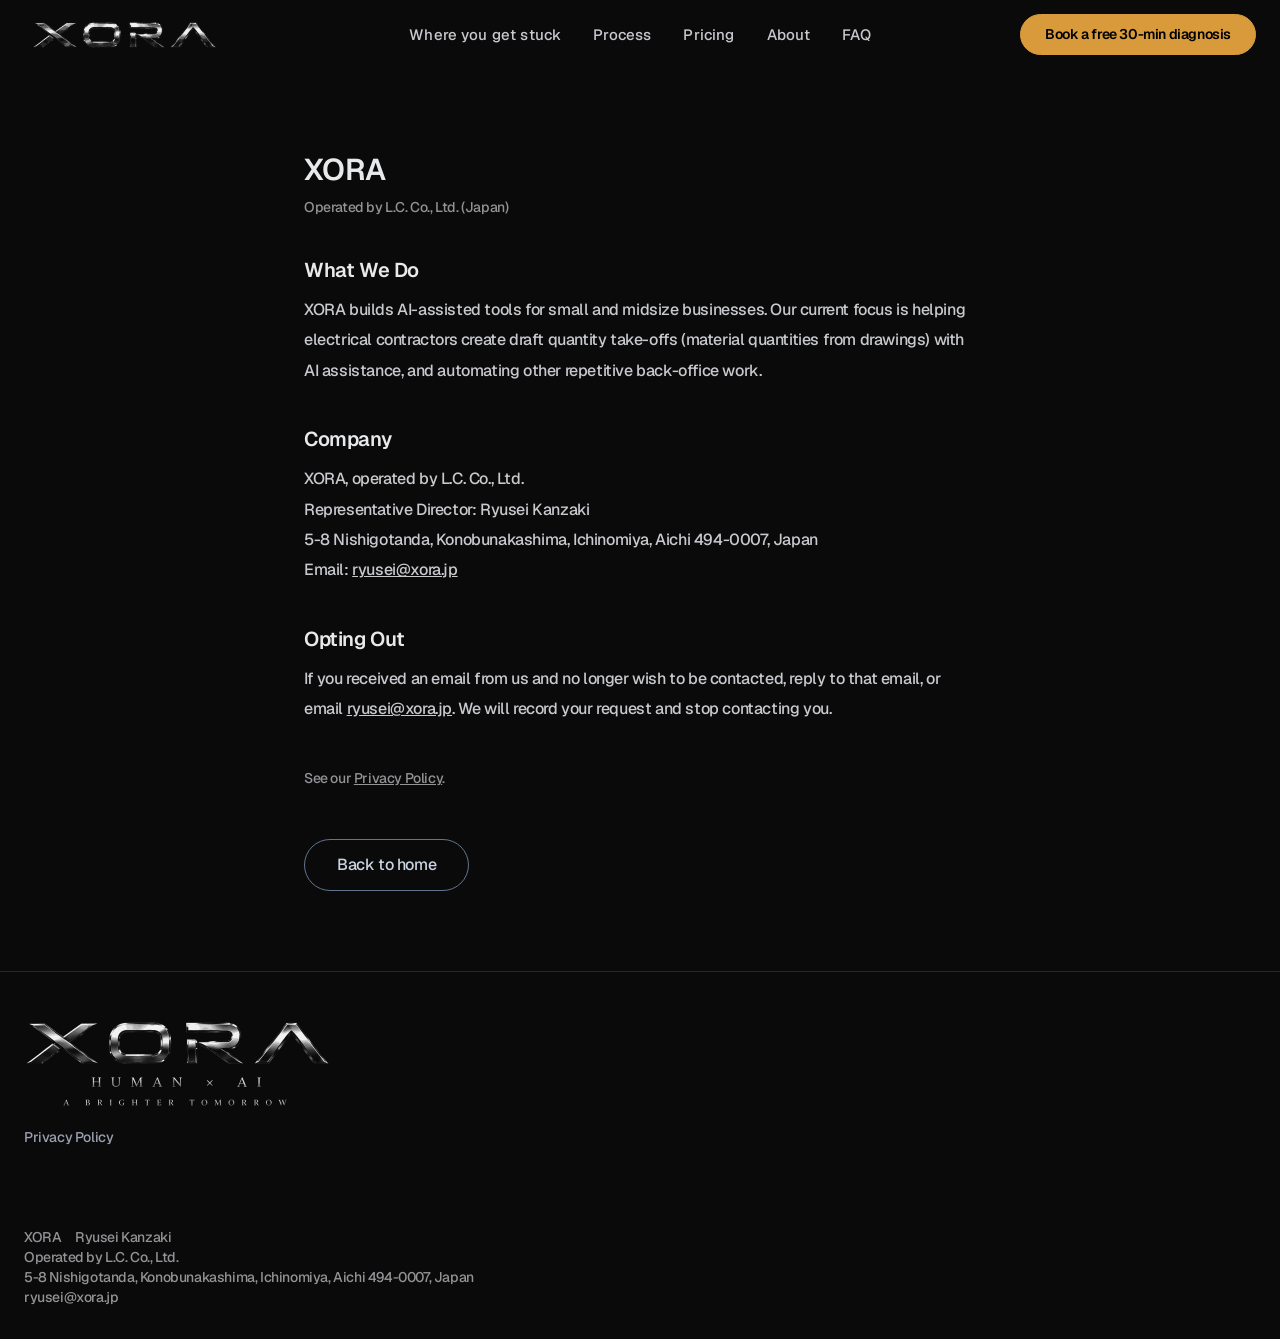
<file: en/company/index.html>
<!DOCTYPE html><html class="2xl:text-[20px]" dir="ltr" lang="en"><head><meta charset="UTF-8"><meta content="width=device-width,initial-scale=1" name="viewport"><link href="/_astro/favicon.DbKvJVLX.ico" rel="shortcut icon"><link href="/_astro/favicon.0BvbYw01.svg" rel="icon" type="image/svg+xml"><link href="/_astro/favicon.0BvbYw01.svg" rel="mask-icon" color="#8D46E7"><link href="/_astro/apple-touch-icon.BpX2yTqa.png" rel="apple-touch-icon" sizes="180x180"><style>:root{--font-noto-jp:sans-serif}</style><style>@font-face{font-family:Geist-50df8a5a4f3c62e2;src:url("/_astro/fonts/b747baca4820a9ba.woff2") format("woff2");font-display:swap;unicode-range:U+0000-00FF,U+0131,U+0152-0153,U+02BB-02BC,U+02C6,U+02DA,U+02DC,U+0304,U+0308,U+0329,U+2000-206F,U+20AC,U+2122,U+2191,U+2193,U+2212,U+2215,U+FEFF,U+FFFD;font-weight:500;font-style:normal}@font-face{font-family:Geist-50df8a5a4f3c62e2;src:url("/_astro/fonts/7bcced271b45f73d.woff2") format("woff2");font-display:swap;unicode-range:U+0000-00FF,U+0131,U+0152-0153,U+02BB-02BC,U+02C6,U+02DA,U+02DC,U+0304,U+0308,U+0329,U+2000-206F,U+20AC,U+2122,U+2191,U+2193,U+2212,U+2215,U+FEFF,U+FFFD;font-weight:600;font-style:normal}:root{--font-geist:Geist-50df8a5a4f3c62e2}</style><link href="/_astro/fonts/b747baca4820a9ba.woff2" rel="preload" type="font/woff2" as="font" crossorigin><link href="/_astro/fonts/7bcced271b45f73d.woff2" rel="preload" type="font/woff2" as="font" crossorigin><style>:root{--aw-font-sans:var(--font-geist),var(--font-noto-jp);--aw-font-serif:var(--font-geist),var(--font-noto-jp);--aw-font-heading:var(--font-geist),var(--font-noto-jp);--aw-color-primary:rgb(199 201 204);--aw-color-secondary:rgb(199 201 204);--aw-color-accent:rgb(217 154 60);--aw-color-text-heading:rgb(232 233 235);--aw-color-text-default:rgb(199 201 204);--aw-color-text-muted:rgb(199 201 204 / 72%);--aw-color-bg-page:rgb(10 10 11);--aw-color-bg-page-dark:rgb(10 10 11);--aw-color-divider:rgb(22 23 26)}.dark{--aw-font-sans:var(--font-geist),var(--font-noto-jp);--aw-font-serif:var(--font-geist),var(--font-noto-jp);--aw-font-heading:var(--font-geist),var(--font-noto-jp);--aw-color-primary:rgb(199 201 204);--aw-color-secondary:rgb(199 201 204);--aw-color-accent:rgb(217 154 60);--aw-color-text-heading:rgb(232 233 235);--aw-color-text-default:rgb(199 201 204);--aw-color-text-muted:rgb(199 201 204 / 72%);--aw-color-bg-page:rgb(10 10 11);--aw-color-divider:rgb(22 23 26)}.font-heading{font-weight:700;letter-spacing:-.02em;line-height:1.3}h1,h2{word-break:normal;overflow-wrap:break-word}@media (min-width:640px){h1,h2{word-break:keep-all;overflow-wrap:normal}}body,html{overflow-x:clip}.hero__logo-glow{background:radial-gradient(circle,rgba(255,164,77,.32) 0,rgba(255,149,51,.14) 45%,rgba(255,149,51,0) 75%);filter:blur(6px);animation:hero-logo-pulse 4s ease-in-out infinite}.hero-chrome-text{background:linear-gradient(180deg,#f2f3f5 0,#9a9da3 50%,#e8e9eb 100%);-webkit-background-clip:text;background-clip:text;color:transparent}.hero__logo-sheen-mask{transition:opacity .4s ease}.hero__logo-shape-mask{-webkit-mask-image:var(--hero-logo-mask-url);mask-image:var(--hero-logo-mask-url);-webkit-mask-repeat:no-repeat;mask-repeat:no-repeat;-webkit-mask-size:100% 100%;mask-size:100% 100%;-webkit-mask-position:center;mask-position:center}.hero__logo-sheen-gradient{background:linear-gradient(75deg,transparent 42%,rgba(255,255,255,.5) 48%,rgba(255,255,255,.85) 50%,rgba(255,255,255,.5) 52%,transparent 58%);mix-blend-mode:screen;animation:hero-sheen-sweep 9s ease-in-out infinite;will-change:transform}@keyframes hero-sheen-sweep{0%{transform:translateX(-30%)}100%,50%{transform:translateX(30%)}}@media (prefers-reduced-motion:reduce){.hero__logo-sheen-gradient{display:none}}.hero__split-half{opacity:0;transition:opacity .3s ease;will-change:transform}.hero__split-wrap--left{clip-path:inset(0 50% 0 0)}.hero__split-wrap--right{clip-path:inset(0 0 0 50%)}#hero-logo-stage.hero__split-ready .hero__split-half{opacity:1}.cta-amber-burst{width:220px;height:220px;max-width:90vw;border-radius:9999px;background:radial-gradient(circle,rgba(255,164,77,.35) 0,rgba(255,149,51,.12) 45%,rgba(255,149,51,0) 75%);opacity:0;transform:scale(.6);filter:blur(4px)}.cta-amber-burst--play{animation:cta-amber-burst-play .9s ease-out forwards}@keyframes cta-amber-burst-play{0%{opacity:0;transform:scale(.6)}40%{opacity:1;transform:scale(1.15)}100%{opacity:0;transform:scale(1.4)}}@media (prefers-reduced-motion:reduce){.cta-amber-burst--play{animation:none}}.section-hairline{height:1px;background:linear-gradient(90deg,transparent,rgba(199,201,204,.32) 50%,transparent)}.section-gauge{color:#6b6e74;letter-spacing:.08em}@keyframes hero-logo-pulse{0%,100%{opacity:.55;transform:scale(.96)}50%{opacity:.85;transform:scale(1.04)}}@media (prefers-reduced-motion:reduce){.hero__logo-glow{animation:none;opacity:.8}}.dayflow__track{background:rgba(199,201,204,.22)}.dayflow__fill{background:linear-gradient(90deg,rgba(154,157,163,.9),rgba(232,233,235,.95));transition:transform 1.3s ease}.dayflow__fill--y{background:linear-gradient(180deg,rgba(154,157,163,.9),rgba(232,233,235,.95))}.dayflow__node{background:rgba(199,201,204,.08);border:1px solid rgba(199,201,204,.4);color:#e8e9eb}.profile-card{background:rgba(120,128,138,.05);border:1px solid rgba(120,128,138,.28)}.dark .profile-card{background:rgba(200,204,210,.04);border:1px solid rgba(200,204,210,.22)}.profile-card__logo{background:rgba(120,128,138,.1);border:1px solid rgba(120,128,138,.35)}.dark .profile-card__logo{background:rgba(200,204,210,.08);border:1px solid rgba(200,204,210,.3)}.profile-card__kana{color:#78808a}.dark .profile-card__kana{color:#c8ccd2}.profile-card__badge{background:0 0;border:1px solid rgba(120,128,138,.5);color:#50565e}.dark .profile-card__badge{border:1px solid rgba(200,204,210,.45);color:#dcdfe3}.story-scene .dayflow__node{transition:background-color .5s ease,border-color .5s ease,color .5s ease,transform .5s ease}.story-scene.is-active .dayflow__node{background:rgb(217 154 60 / 16%);border-color:rgb(217 154 60 / 55%);color:#e8e9eb;transform:scale(1.08)}@media (prefers-reduced-motion:reduce){.story-scene .dayflow__node{transition:none}.story-scene.is-active .dayflow__node{transform:none}}</style><script>!function(){const e="dark:only";function t(e){document.documentElement.classList["dark"===e?"add":"remove"]("dark")}function a(){return e&&e.endsWith(":only")||!localStorage.theme?e.replace(":only",""):"dark"===localStorage.theme||!("theme"in localStorage)&&window.matchMedia("(prefers-color-scheme: dark)").matches?"dark":"light"}t(a()),document.addEventListener("astro:after-swap",()=>t(a()))}()</script><title>Company — XORA</title><link href="https://xora.jp/en/company/" rel="canonical"><meta content="XORA (operated by L.C. Co., Ltd.) — AI-assisted take-off drafts for electrical quantity surveying, and business process automation." name="description"><meta content="index, follow" name="robots"><meta content="Company" property="og:title"><meta content="website" property="og:type"><meta content="https://xora.jp/_astro/og-xora.CJPqek1R_Z2jTxKo.jpg" property="og:image"><meta content="https://xora.jp/en/company/" property="og:url"><meta content="XORA (operated by L.C. Co., Ltd.) — AI-assisted take-off drafts for electrical quantity surveying, and business process automation." property="og:description"><meta content="ja" property="og:locale"><meta content="XORA" property="og:site_name"><meta content="https://xora.jp/_astro/og-xora.CJPqek1R_Z2jTxKo.jpg" property="og:image:url"><meta content="1200" property="og:image:width"><meta content="626" property="og:image:height"><meta content="Company" property="og:image:alt"><meta content="summary_large_image" name="twitter:card"><script data-id id="ga-init">if(document.getElementById("ga-init").dataset.id){var d=document.getElementById("ga-init").dataset.id;window.dataLayer=window.dataLayer||[],window.gtag=function(){dataLayer.push(arguments)},window.gtag("js",new Date),window.gtag("config",d)}</script><link href="/_astro/Layout.C4gorUvE.css" rel="stylesheet"><style>@keyframes astroFadeInOut{0%{opacity:1}to{opacity:0}}@keyframes astroFadeIn{0%{opacity:0;mix-blend-mode:plus-lighter}to{opacity:1;mix-blend-mode:plus-lighter}}@keyframes astroFadeOut{0%{opacity:1;mix-blend-mode:plus-lighter}to{opacity:0;mix-blend-mode:plus-lighter}}@keyframes astroSlideFromRight{0%{transform:translate(100%)}}@keyframes astroSlideFromLeft{0%{transform:translate(-100%)}}@keyframes astroSlideToRight{to{transform:translate(100%)}}@keyframes astroSlideToLeft{to{transform:translate(-100%)}}@media (prefers-reduced-motion){::view-transition-group(*),::view-transition-new(*),::view-transition-old(*),[data-astro-transition-scope]{animation:none!important}}aw-header[data-astro-cid-nswrv7r3],aw-theme-toggle[data-astro-cid-4vhgjfnb]{display:contents}</style><script type="module" src="/_astro/page.BS6wqQC3.js"></script></head><body class="flex flex-col antialiased bg-page min-h-screen text-default tracking-tight"><script type="module">var e=class extends HTMLElement{connectedCallback(){this.querySelector("[data-aw-toggle-color-scheme]")?.addEventListener("click",()=>{let e=document.documentElement.classList.toggle("dark");localStorage.theme=e?"dark":"light",document.dispatchEvent(new CustomEvent("aw:theme-change"))})}};customElements.get("aw-theme-toggle")||customElements.define("aw-theme-toggle",e)</script><aw-header data-astro-cid-nswrv7r3="true" data-astro-transition-persist="header-1gfemgz"><header class="mx-auto w-full border-b border-gray-50/0 ease-in-out flex-none sticky top-0 transition-[opacity] z-40" data-astro-cid-nswrv7r3 data-aw-sticky-header="true" id="header"><div class="absolute inset-0" data-astro-cid-nswrv7r3></div><div class="text-default w-full lg:grid lg:grid-cols-3 lg:items-center lg:px-6 max-w-7xl mx-auto px-3 py-3 relative" data-astro-cid-nswrv7r3><div class="flex justify-between" data-astro-cid-nswrv7r3><a href="/en/" class="flex items-center" data-astro-cid-nswrv7r3><picture class="items-center inline-flex ml-2 rtl:ml-0 rtl:mr-2"><source srcset="/_astro/xora-wordmark-56.b6u-JX5U.webp 2x, /_astro/xora-wordmark-84.CF1OAnTA.webp 3x" type="image/webp"><img alt="XORA" class="w-auto h-[22px] md:h-[28px]" decoding="async" height="28" loading="eager" src="/_astro/xora-wordmark-56.BvOhzJHG.png" srcset="/_astro/xora-wordmark-56.BvOhzJHG.png 2x, /_astro/xora-wordmark-84.zB8bDM0I.png 3x" width="185" fetchpriority="low"></picture></a><div class="flex items-center lg:hidden" data-astro-cid-nswrv7r3><button aria-expanded="false" aria-label="Toggle Menu" class="flex items-center cursor-pointer flex-col group h-12 justify-center rounded w-12" data-aw-toggle-menu type="button"><span class="sr-only">Toggle Menu</span><span class="transition bg-black dark:bg-white duration-200 ease h-0.5 my-1 opacity-80 rounded-full transform w-6 group-[.expanded]:rotate-45 group-[.expanded]:translate-y-2.5" aria-hidden="true"></span><span class="transition bg-black dark:bg-white duration-200 ease h-0.5 my-1 opacity-80 rounded-full transform w-6 group-[.expanded]:opacity-0" aria-hidden="true"></span><span class="transition bg-black dark:bg-white duration-200 ease h-0.5 my-1 opacity-80 rounded-full transform w-6 group-[.expanded]:-rotate-45 group-[.expanded]:-translate-y-2.5" aria-hidden="true"></span></button></div></div><nav aria-label="Main navigation" class="items-center lg:w-auto w-full hidden lg:flex lg:justify-self-center lg:mx-5 lg:overflow-visible overflow-x-hidden overflow-y-auto text-default" data-astro-cid-nswrv7r3><ul class="flex flex-col font-medium lg:flex-row lg:justify-center lg:self-center lg:text-[0.9375rem] lg:w-auto text-xl tracking-[0.01rem] w-full" data-astro-cid-nswrv7r3><li class data-astro-cid-nswrv7r3><a href="/en/#problem" class="flex items-center dark:hover:text-white hover:text-link px-4 py-3 whitespace-nowrap" data-astro-cid-nswrv7r3>Where you get stuck</a></li><li class data-astro-cid-nswrv7r3><a href="/en/#steps3" class="flex items-center dark:hover:text-white hover:text-link px-4 py-3 whitespace-nowrap" data-astro-cid-nswrv7r3>Process</a></li><li class data-astro-cid-nswrv7r3><a href="/en/#pricing" class="flex items-center dark:hover:text-white hover:text-link px-4 py-3 whitespace-nowrap" data-astro-cid-nswrv7r3>Pricing</a></li><li class data-astro-cid-nswrv7r3><a href="/en/#profile" class="flex items-center dark:hover:text-white hover:text-link px-4 py-3 whitespace-nowrap" data-astro-cid-nswrv7r3>About</a></li><li class data-astro-cid-nswrv7r3><a href="/en/#faq" class="flex items-center dark:hover:text-white hover:text-link px-4 py-3 whitespace-nowrap" data-astro-cid-nswrv7r3>FAQ</a></li></ul></nav><div class="items-center lg:w-auto w-full hidden lg:flex bottom-0 fixed justify-end left-0 lg:justify-self-end lg:mb-0 lg:p-0 lg:self-center lg:static p-3 rtl:left-auto rtl:right-0" data-astro-cid-nswrv7r3><div class="flex items-center justify-between lg:w-auto w-full" data-astro-cid-nswrv7r3><div class="flex" data-astro-cid-nswrv7r3></div><span class="rtl:ml-0 ml-4 rtl:mr-4" data-astro-cid-nswrv7r3><a href="/en/#contact" class="text-sm btn-primary font-semibold lg:px-6 ml-2 px-5.5 py-2.5 shadow-none w-auto" data-astro-cid-nswrv7r3="true">Book a free 30-min diagnosis</a></span></div></div></div></header></aw-header><script type="module">var e=class extends HTMLElement{onScroll;mql;onMqlChange;onPageLoad=()=>{this.updateActiveLinks(),this.closeOpenDropdown()};connectedCallback(){let e=this.querySelector("#header"),t=this.querySelector("[data-aw-toggle-menu]"),s=this.querySelector("#header nav"),a=this.querySelector("#header > div > div:last-child");this.updateActiveLinks(),document.addEventListener("astro:page-load",this.onPageLoad);let n=()=>{t?.classList.remove("expanded"),t?.setAttribute("aria-expanded","false"),document.body.classList.remove("overflow-hidden"),e?.classList.remove("h-screen","expanded","bg-page"),s?.classList.add("hidden"),a?.classList.add("hidden")};if(t?.addEventListener("click",()=>{let n=t.classList.toggle("expanded");t.setAttribute("aria-expanded",String(n)),document.body.classList.toggle("overflow-hidden"),e?.classList.toggle("h-screen"),e?.classList.toggle("expanded"),e?.classList.toggle("bg-page"),s?.classList.toggle("hidden"),a?.classList.toggle("hidden")}),s?.addEventListener("click",n),s?.addEventListener("click",e=>{let t=e.target?.closest(".dropdown-menu a");t&&t.blur()}),this.mql=window.matchMedia("(max-width: 1023px)"),this.onMqlChange=()=>n(),this.mql.addEventListener("change",this.onMqlChange),e?.hasAttribute("data-aw-sticky-header")){let t=!1,s=()=>{window.scrollY>60?e.classList.add("scroll"):e.classList.remove("scroll"),t=!1};this.onScroll=()=>{t||=(window.requestAnimationFrame(s),!0)},s(),document.addEventListener("scroll",this.onScroll,{passive:!0})}document.documentElement.classList.add("motion-safe:scroll-smooth")}disconnectedCallback(){this.onScroll&&document.removeEventListener("scroll",this.onScroll),this.mql&&this.onMqlChange&&this.mql.removeEventListener("change",this.onMqlChange),document.removeEventListener("astro:page-load",this.onPageLoad)}closeOpenDropdown(){let e=document.activeElement;e&&this.contains(e)&&e.closest(".dropdown")&&e.blur()}updateActiveLinks(){let e=e=>"/"+e.replace(/^\/+|\/+$/g,""),t=e(window.location.pathname);this.querySelectorAll("nav a[href]").forEach(s=>{let a=new URL(s.href,window.location.href),n=a.origin===window.location.origin&&!a.hash&&!s.getAttribute("href")?.startsWith("#");s.classList.toggle("aw-link-active",n&&e(a.pathname)===t)})}};customElements.get("aw-header")||customElements.define("aw-header",e)</script><main class="flex-1"><section class="md:py-20 px-4 py-16"><div class="mx-auto max-w-2xl"><h1 class="font-bold font-heading text-heading mb-2 text-3xl">XORA</h1><p class="text-muted text-sm mb-10">Operated by L.C. Co., Ltd. (Japan)</p><div class="prose-sections space-y-10"><section><h2 class="font-bold font-heading text-heading mb-3 text-xl">What We Do</h2><p class="text-default leading-[1.9]">XORA builds AI-assisted tools for small and midsize businesses. Our current focus is helping electrical contractors create draft quantity take-offs (material quantities from drawings) with AI assistance, and automating other repetitive back-office work.</p></section><section><h2 class="font-bold font-heading text-heading mb-3 text-xl">Company</h2><p class="text-default leading-[1.9]">XORA, operated by L.C. Co., Ltd.<br>Representative Director: Ryusei Kanzaki<br>5-8 Nishigotanda, Konobunakashima, Ichinomiya, Aichi 494-0007, Japan<br>Email: <a href="mailto:ryusei@xora.jp" class="underline">ryusei@xora.jp</a></p></section><section><h2 class="font-bold font-heading text-heading mb-3 text-xl">Opting Out</h2><p class="text-default leading-[1.9]">If you received an email from us and no longer wish to be contacted, reply to that email, or email <a href="mailto:ryusei@xora.jp" class="underline">ryusei@xora.jp</a>. We will record your request and stop contacting you.</p></section><section><p class="text-muted text-sm leading-[1.9]">See our <a href="/en/privacy/" class="underline">Privacy Policy</a>.</p></section></div><div class="mt-12"><a href="/en/" class="btn-secondary">Back to home</a></div></div></section></main><footer class="border-gray-200 border-t dark:border-slate-800 not-prose relative"><div class="absolute inset-0 dark:bg-dark pointer-events-none" aria-hidden="true"></div><div class="text-muted intersect-no-queue intersect-once intersect-quarter max-w-7xl motion-safe:md:intersect:animate-fade motion-safe:md:opacity-0 mx-auto px-4 relative sm:px-6"><div class="gap-4 gap-y-8 grid grid-cols-12 md:py-12 py-8 sm:gap-8"><div class="col-span-12 lg:col-span-4"><div class="mb-3"><a href="/" class="inline-block"><picture><source srcset="/_astro/xora-footer-lockup-176.F3Zn8o0C.webp 2x, /_astro/xora-footer-lockup-264.7LdEsA5f.webp 3x" type="image/webp"><img alt="XORA" class="w-auto h-16 md:h-[88px]" decoding="async" height="88" loading="lazy" src="/_astro/xora-footer-lockup-176.BCANUCq5.png" srcset="/_astro/xora-footer-lockup-176.BCANUCq5.png 2x, /_astro/xora-footer-lockup-264.SCdPrm5i.png 3x" width="307"></picture></a></div><div class="flex gap-1 text-muted text-sm"><a href="/en/privacy/" class="text-muted dark:text-gray-400 duration-150 ease-in-out hover:text-gray-700 hover:underline transition">Privacy Policy</a></div></div></div><div class="md:flex md:items-center md:justify-between md:py-8 py-6"><div class="text-sm dark:text-muted mr-4">XORA　Ryusei Kanzaki<br/>Operated by L.C. Co., Ltd.<br/>5-8 Nishigotanda, Konobunakashima, Ichinomiya, Aichi 494-0007, Japan<br/><a href="mailto:ryusei@xora.jp">ryusei@xora.jp</a></div></div></div></footer><aw-intersect aria-hidden="true" data-astro-cid-3ixkjeol="true"></aw-intersect><script type="module">var e=['[class*=" intersect:"]','[class*=":intersect:"]','[class^="intersect:"]','[class="intersect"]','[class*=" intersect "]','[class^="intersect "]','[class$=" intersect"]'].join(","),t=60,n=4,r=class extends HTMLElement{observer=null;elements=[];thresholds=new WeakMap;onThemeChange=()=>this.removeAnimationDelay();connectedCallback(){this.start(),document.addEventListener("aw:theme-change",this.onThemeChange)}disconnectedCallback(){this.observer?.disconnect(),document.removeEventListener("aw:theme-change",this.onThemeChange)}getThreshold(e){return e.classList.contains("intersect-full")?.99:e.classList.contains("intersect-half")?.5:e.classList.contains("intersect-quarter")?.25:0}start(){this.observer?.disconnect(),this.elements=Array.from(document.querySelectorAll(e));let s=[];this.elements.forEach(t=>{if(t.querySelector(e))return t.style.animationDuration="0s",void t.setAttribute("data-animated","true");t.setAttribute("no-intersect",""),this.thresholds.set(t,this.getThreshold(t)),s.push(t)});this.observer=new IntersectionObserver(e=>{let s=0;for(let i of e){let e=i.target,a=this.thresholds.get(e)??0,r=e.classList.contains("intersect-once");if(i.isIntersecting&&i.intersectionRatio>=a){if(e.hasAttribute("data-animated"))continue;let i=e.classList.contains("intersect-no-queue")?0:Math.min(s++,n)*t;e.removeAttribute("no-intersect"),e.setAttribute("data-animated","true"),e.style.animationDuration="",e.style.animationDelay=`${i}ms`,e.style.transitionDelay=`${i}ms`,r&&this.observer?.unobserve(e)}else r||(e.setAttribute("no-intersect",""),e.removeAttribute("data-animated"),e.style.animationDelay="",e.style.transitionDelay="")}},{threshold:[0,.25,.5,.99]}),s.forEach(e=>this.observer?.observe(e))}removeAnimationDelay(){this.elements.forEach(e=>{"true"===e.getAttribute("data-animated")&&(e.style.transitionDelay="",e.style.animationDelay="")})}};customElements.get("aw-intersect")||customElements.define("aw-intersect",r)</script><script type="module" src="/_astro/Layout.astro_astro_type_script_index_0_lang.BNLWDS2j.js"></script></body></html>
</file>
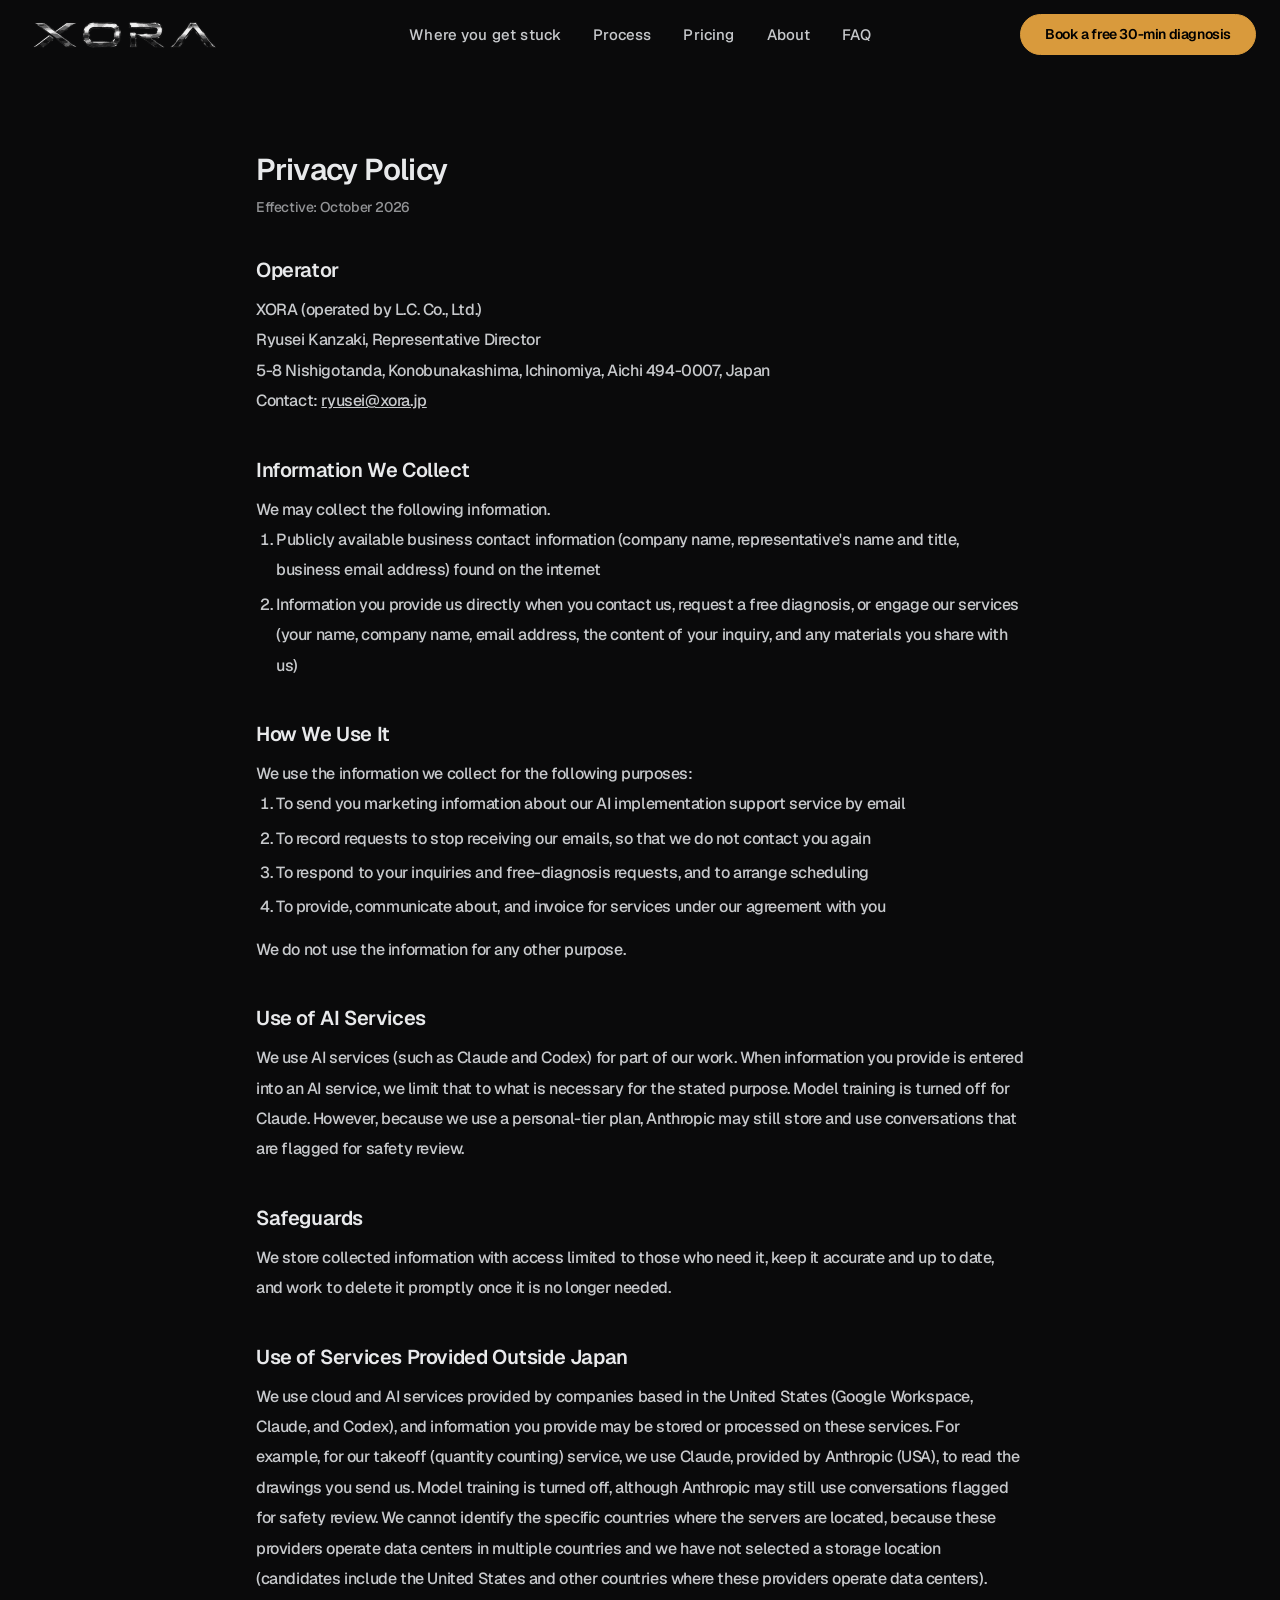
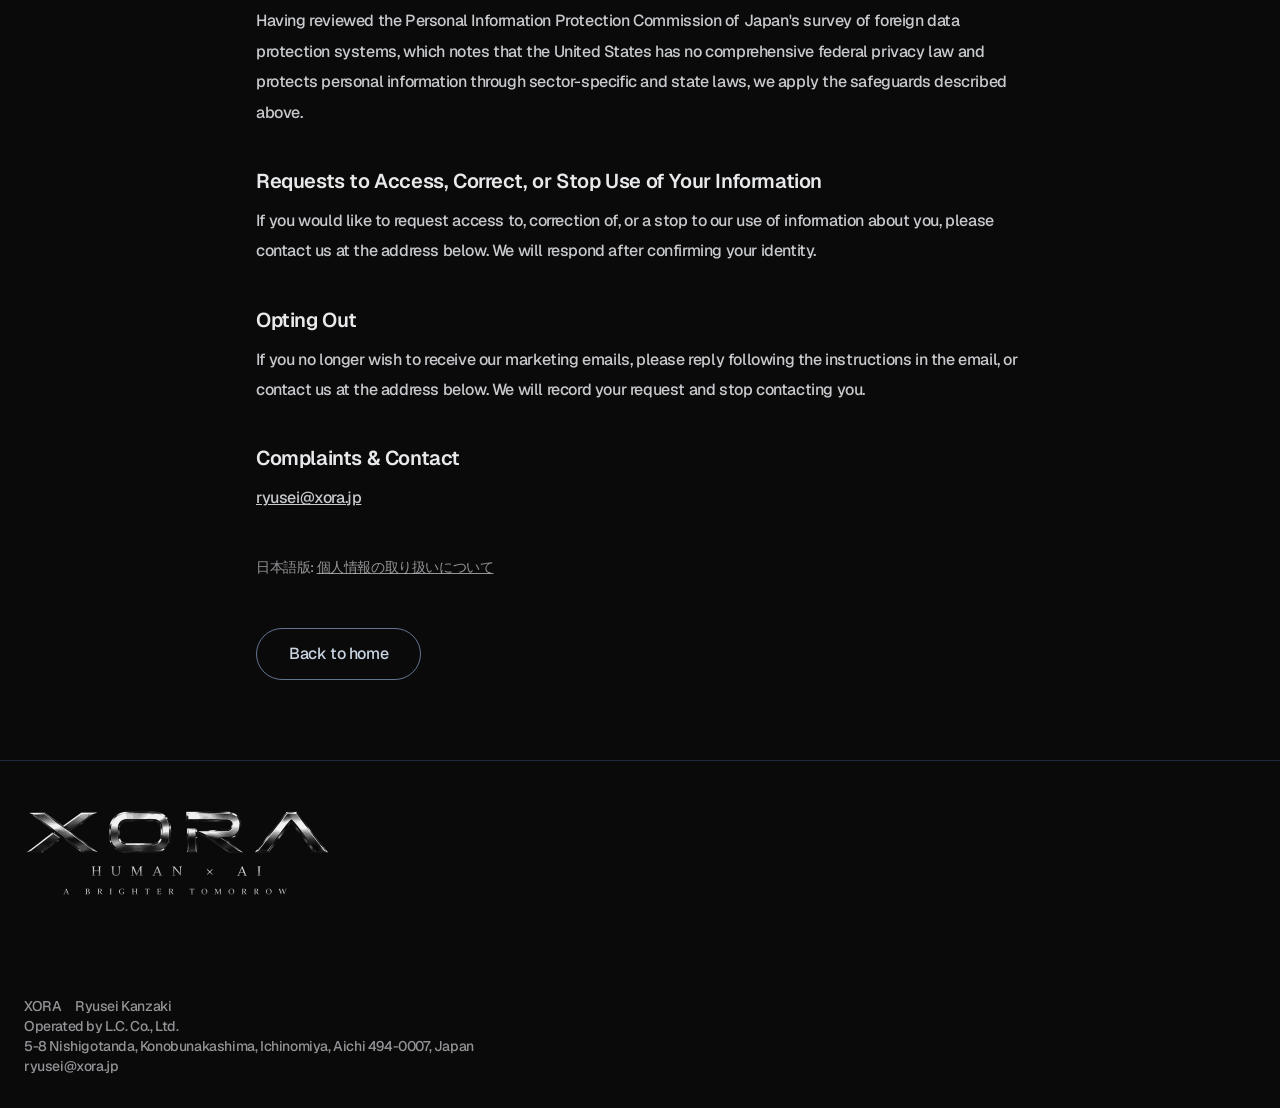
<file: en/privacy/index.html>
<!DOCTYPE html><html class="2xl:text-[20px]" dir="ltr" lang="en"><head><meta charset="UTF-8"><meta content="width=device-width,initial-scale=1" name="viewport"><link href="/_astro/favicon.DbKvJVLX.ico" rel="shortcut icon"><link href="/_astro/favicon.0BvbYw01.svg" rel="icon" type="image/svg+xml"><link href="/_astro/favicon.0BvbYw01.svg" rel="mask-icon" color="#8D46E7"><link href="/_astro/apple-touch-icon.BpX2yTqa.png" rel="apple-touch-icon" sizes="180x180"><style>:root{--font-noto-jp:sans-serif}</style><style>@font-face{font-family:Geist-50df8a5a4f3c62e2;src:url("/_astro/fonts/b747baca4820a9ba.woff2") format("woff2");font-display:swap;unicode-range:U+0000-00FF,U+0131,U+0152-0153,U+02BB-02BC,U+02C6,U+02DA,U+02DC,U+0304,U+0308,U+0329,U+2000-206F,U+20AC,U+2122,U+2191,U+2193,U+2212,U+2215,U+FEFF,U+FFFD;font-weight:500;font-style:normal}@font-face{font-family:Geist-50df8a5a4f3c62e2;src:url("/_astro/fonts/7bcced271b45f73d.woff2") format("woff2");font-display:swap;unicode-range:U+0000-00FF,U+0131,U+0152-0153,U+02BB-02BC,U+02C6,U+02DA,U+02DC,U+0304,U+0308,U+0329,U+2000-206F,U+20AC,U+2122,U+2191,U+2193,U+2212,U+2215,U+FEFF,U+FFFD;font-weight:600;font-style:normal}:root{--font-geist:Geist-50df8a5a4f3c62e2}</style><link href="/_astro/fonts/b747baca4820a9ba.woff2" rel="preload" type="font/woff2" as="font" crossorigin><link href="/_astro/fonts/7bcced271b45f73d.woff2" rel="preload" type="font/woff2" as="font" crossorigin><style>:root{--aw-font-sans:var(--font-geist),var(--font-noto-jp);--aw-font-serif:var(--font-geist),var(--font-noto-jp);--aw-font-heading:var(--font-geist),var(--font-noto-jp);--aw-color-primary:rgb(199 201 204);--aw-color-secondary:rgb(199 201 204);--aw-color-accent:rgb(217 154 60);--aw-color-text-heading:rgb(232 233 235);--aw-color-text-default:rgb(199 201 204);--aw-color-text-muted:rgb(199 201 204 / 72%);--aw-color-bg-page:rgb(10 10 11);--aw-color-bg-page-dark:rgb(10 10 11);--aw-color-divider:rgb(22 23 26)}.dark{--aw-font-sans:var(--font-geist),var(--font-noto-jp);--aw-font-serif:var(--font-geist),var(--font-noto-jp);--aw-font-heading:var(--font-geist),var(--font-noto-jp);--aw-color-primary:rgb(199 201 204);--aw-color-secondary:rgb(199 201 204);--aw-color-accent:rgb(217 154 60);--aw-color-text-heading:rgb(232 233 235);--aw-color-text-default:rgb(199 201 204);--aw-color-text-muted:rgb(199 201 204 / 72%);--aw-color-bg-page:rgb(10 10 11);--aw-color-divider:rgb(22 23 26)}.font-heading{font-weight:700;letter-spacing:-.02em;line-height:1.3}h1,h2{word-break:normal;overflow-wrap:break-word}@media (min-width:640px){h1,h2{word-break:keep-all;overflow-wrap:normal}}body,html{overflow-x:clip}.hero__logo-glow{background:radial-gradient(circle,rgba(255,164,77,.32) 0,rgba(255,149,51,.14) 45%,rgba(255,149,51,0) 75%);filter:blur(6px);animation:hero-logo-pulse 4s ease-in-out infinite}.hero-chrome-text{background:linear-gradient(180deg,#f2f3f5 0,#9a9da3 50%,#e8e9eb 100%);-webkit-background-clip:text;background-clip:text;color:transparent}.hero__logo-sheen-mask{transition:opacity .4s ease}.hero__logo-shape-mask{-webkit-mask-image:var(--hero-logo-mask-url);mask-image:var(--hero-logo-mask-url);-webkit-mask-repeat:no-repeat;mask-repeat:no-repeat;-webkit-mask-size:100% 100%;mask-size:100% 100%;-webkit-mask-position:center;mask-position:center}.hero__logo-sheen-gradient{background:linear-gradient(75deg,transparent 42%,rgba(255,255,255,.5) 48%,rgba(255,255,255,.85) 50%,rgba(255,255,255,.5) 52%,transparent 58%);mix-blend-mode:screen;animation:hero-sheen-sweep 9s ease-in-out infinite;will-change:transform}@keyframes hero-sheen-sweep{0%{transform:translateX(-30%)}100%,50%{transform:translateX(30%)}}@media (prefers-reduced-motion:reduce){.hero__logo-sheen-gradient{display:none}}.hero__split-half{opacity:0;transition:opacity .3s ease;will-change:transform}.hero__split-wrap--left{clip-path:inset(0 50% 0 0)}.hero__split-wrap--right{clip-path:inset(0 0 0 50%)}#hero-logo-stage.hero__split-ready .hero__split-half{opacity:1}.cta-amber-burst{width:220px;height:220px;max-width:90vw;border-radius:9999px;background:radial-gradient(circle,rgba(255,164,77,.35) 0,rgba(255,149,51,.12) 45%,rgba(255,149,51,0) 75%);opacity:0;transform:scale(.6);filter:blur(4px)}.cta-amber-burst--play{animation:cta-amber-burst-play .9s ease-out forwards}@keyframes cta-amber-burst-play{0%{opacity:0;transform:scale(.6)}40%{opacity:1;transform:scale(1.15)}100%{opacity:0;transform:scale(1.4)}}@media (prefers-reduced-motion:reduce){.cta-amber-burst--play{animation:none}}.section-hairline{height:1px;background:linear-gradient(90deg,transparent,rgba(199,201,204,.32) 50%,transparent)}.section-gauge{color:#6b6e74;letter-spacing:.08em}@keyframes hero-logo-pulse{0%,100%{opacity:.55;transform:scale(.96)}50%{opacity:.85;transform:scale(1.04)}}@media (prefers-reduced-motion:reduce){.hero__logo-glow{animation:none;opacity:.8}}.dayflow__track{background:rgba(199,201,204,.22)}.dayflow__fill{background:linear-gradient(90deg,rgba(154,157,163,.9),rgba(232,233,235,.95));transition:transform 1.3s ease}.dayflow__fill--y{background:linear-gradient(180deg,rgba(154,157,163,.9),rgba(232,233,235,.95))}.dayflow__node{background:rgba(199,201,204,.08);border:1px solid rgba(199,201,204,.4);color:#e8e9eb}.profile-card{background:rgba(120,128,138,.05);border:1px solid rgba(120,128,138,.28)}.dark .profile-card{background:rgba(200,204,210,.04);border:1px solid rgba(200,204,210,.22)}.profile-card__logo{background:rgba(120,128,138,.1);border:1px solid rgba(120,128,138,.35)}.dark .profile-card__logo{background:rgba(200,204,210,.08);border:1px solid rgba(200,204,210,.3)}.profile-card__kana{color:#78808a}.dark .profile-card__kana{color:#c8ccd2}.profile-card__badge{background:0 0;border:1px solid rgba(120,128,138,.5);color:#50565e}.dark .profile-card__badge{border:1px solid rgba(200,204,210,.45);color:#dcdfe3}.story-scene .dayflow__node{transition:background-color .5s ease,border-color .5s ease,color .5s ease,transform .5s ease}.story-scene.is-active .dayflow__node{background:rgb(217 154 60 / 16%);border-color:rgb(217 154 60 / 55%);color:#e8e9eb;transform:scale(1.08)}@media (prefers-reduced-motion:reduce){.story-scene .dayflow__node{transition:none}.story-scene.is-active .dayflow__node{transform:none}}</style><script>!function(){const e="dark:only";function t(e){document.documentElement.classList["dark"===e?"add":"remove"]("dark")}function a(){return e&&e.endsWith(":only")||!localStorage.theme?e.replace(":only",""):"dark"===localStorage.theme||!("theme"in localStorage)&&window.matchMedia("(prefers-color-scheme: dark)").matches?"dark":"light"}t(a()),document.addEventListener("astro:after-swap",()=>t(a()))}()</script><title>Privacy Policy — XORA</title><link href="https://xora.jp/en/privacy/" rel="canonical"><meta content="Information about what XORA (operated by L.C. Co., Ltd.) collects, how we use it, and how to request access, correction, or stop of use." name="description"><meta content="index, follow" name="robots"><meta content="Privacy Policy" property="og:title"><meta content="website" property="og:type"><meta content="https://xora.jp/_astro/og-xora.CJPqek1R_Z2jTxKo.jpg" property="og:image"><meta content="https://xora.jp/en/privacy/" property="og:url"><meta content="Information about what XORA (operated by L.C. Co., Ltd.) collects, how we use it, and how to request access, correction, or stop of use." property="og:description"><meta content="ja" property="og:locale"><meta content="XORA" property="og:site_name"><meta content="https://xora.jp/_astro/og-xora.CJPqek1R_Z2jTxKo.jpg" property="og:image:url"><meta content="1200" property="og:image:width"><meta content="626" property="og:image:height"><meta content="Privacy Policy" property="og:image:alt"><meta content="summary_large_image" name="twitter:card"><script data-id id="ga-init">if(document.getElementById("ga-init").dataset.id){var d=document.getElementById("ga-init").dataset.id;window.dataLayer=window.dataLayer||[],window.gtag=function(){dataLayer.push(arguments)},window.gtag("js",new Date),window.gtag("config",d)}</script><link href="https://xora.jp/privacy/" rel="alternate" hreflang="ja"><link href="https://xora.jp/en/privacy/" rel="alternate" hreflang="en"><link href="https://xora.jp/privacy/" rel="alternate" hreflang="x-default"><link href="/_astro/Layout.C4gorUvE.css" rel="stylesheet"><style>@keyframes astroFadeInOut{0%{opacity:1}to{opacity:0}}@keyframes astroFadeIn{0%{opacity:0;mix-blend-mode:plus-lighter}to{opacity:1;mix-blend-mode:plus-lighter}}@keyframes astroFadeOut{0%{opacity:1;mix-blend-mode:plus-lighter}to{opacity:0;mix-blend-mode:plus-lighter}}@keyframes astroSlideFromRight{0%{transform:translate(100%)}}@keyframes astroSlideFromLeft{0%{transform:translate(-100%)}}@keyframes astroSlideToRight{to{transform:translate(100%)}}@keyframes astroSlideToLeft{to{transform:translate(-100%)}}@media (prefers-reduced-motion){::view-transition-group(*),::view-transition-new(*),::view-transition-old(*),[data-astro-transition-scope]{animation:none!important}}aw-header[data-astro-cid-nswrv7r3],aw-theme-toggle[data-astro-cid-4vhgjfnb]{display:contents}</style><script type="module" src="/_astro/page.BS6wqQC3.js"></script></head><body class="text-default antialiased bg-page flex flex-col min-h-screen tracking-tight"><script type="module">var e=class extends HTMLElement{connectedCallback(){this.querySelector("[data-aw-toggle-color-scheme]")?.addEventListener("click",()=>{let e=document.documentElement.classList.toggle("dark");localStorage.theme=e?"dark":"light",document.dispatchEvent(new CustomEvent("aw:theme-change"))})}};customElements.get("aw-theme-toggle")||customElements.define("aw-theme-toggle",e)</script><aw-header data-astro-cid-nswrv7r3="true" data-astro-transition-persist="header-1gfemgz"><header class="mx-auto w-full border-b border-gray-50/0 ease-in-out flex-none sticky top-0 transition-[opacity] z-40" data-astro-cid-nswrv7r3 data-aw-sticky-header="true" id="header"><div class="absolute inset-0" data-astro-cid-nswrv7r3></div><div class="text-default w-full lg:grid lg:grid-cols-3 lg:items-center lg:px-6 max-w-7xl mx-auto px-3 py-3 relative" data-astro-cid-nswrv7r3><div class="flex justify-between" data-astro-cid-nswrv7r3><a href="/en/" class="flex items-center" data-astro-cid-nswrv7r3><picture class="items-center inline-flex ml-2 rtl:ml-0 rtl:mr-2"><source srcset="/_astro/xora-wordmark-56.b6u-JX5U.webp 2x, /_astro/xora-wordmark-84.CF1OAnTA.webp 3x" type="image/webp"><img alt="XORA" class="w-auto h-[22px] md:h-[28px]" decoding="async" height="28" loading="eager" src="/_astro/xora-wordmark-56.BvOhzJHG.png" srcset="/_astro/xora-wordmark-56.BvOhzJHG.png 2x, /_astro/xora-wordmark-84.zB8bDM0I.png 3x" width="185" fetchpriority="low"></picture></a><div class="flex items-center lg:hidden" data-astro-cid-nswrv7r3><button aria-expanded="false" aria-label="Toggle Menu" class="flex items-center cursor-pointer flex-col group h-12 justify-center rounded w-12" data-aw-toggle-menu type="button"><span class="sr-only">Toggle Menu</span><span class="bg-black dark:bg-white duration-200 ease h-0.5 my-1 opacity-80 rounded-full transform transition w-6 group-[.expanded]:rotate-45 group-[.expanded]:translate-y-2.5" aria-hidden="true"></span><span class="bg-black dark:bg-white duration-200 ease h-0.5 my-1 opacity-80 rounded-full transform transition w-6 group-[.expanded]:opacity-0" aria-hidden="true"></span><span class="bg-black dark:bg-white duration-200 ease h-0.5 my-1 opacity-80 rounded-full transform transition w-6 group-[.expanded]:-rotate-45 group-[.expanded]:-translate-y-2.5" aria-hidden="true"></span></button></div></div><nav aria-label="Main navigation" class="text-default w-full hidden items-center lg:flex lg:justify-self-center lg:mx-5 lg:overflow-visible lg:w-auto overflow-x-hidden overflow-y-auto" data-astro-cid-nswrv7r3><ul class="flex flex-col font-medium lg:flex-row lg:justify-center lg:self-center lg:text-[0.9375rem] lg:w-auto text-xl tracking-[0.01rem] w-full" data-astro-cid-nswrv7r3><li class data-astro-cid-nswrv7r3><a href="/en/#problem" class="flex items-center dark:hover:text-white hover:text-link px-4 py-3 whitespace-nowrap" data-astro-cid-nswrv7r3>Where you get stuck</a></li><li class data-astro-cid-nswrv7r3><a href="/en/#steps3" class="flex items-center dark:hover:text-white hover:text-link px-4 py-3 whitespace-nowrap" data-astro-cid-nswrv7r3>Process</a></li><li class data-astro-cid-nswrv7r3><a href="/en/#pricing" class="flex items-center dark:hover:text-white hover:text-link px-4 py-3 whitespace-nowrap" data-astro-cid-nswrv7r3>Pricing</a></li><li class data-astro-cid-nswrv7r3><a href="/en/#profile" class="flex items-center dark:hover:text-white hover:text-link px-4 py-3 whitespace-nowrap" data-astro-cid-nswrv7r3>About</a></li><li class data-astro-cid-nswrv7r3><a href="/en/#faq" class="flex items-center dark:hover:text-white hover:text-link px-4 py-3 whitespace-nowrap" data-astro-cid-nswrv7r3>FAQ</a></li></ul></nav><div class="items-center lg:w-auto w-full hidden lg:flex bottom-0 fixed justify-end left-0 lg:justify-self-end lg:mb-0 lg:p-0 lg:self-center lg:static p-3 rtl:left-auto rtl:right-0" data-astro-cid-nswrv7r3><div class="flex items-center justify-between lg:w-auto w-full" data-astro-cid-nswrv7r3><div class="flex" data-astro-cid-nswrv7r3></div><span class="rtl:ml-0 ml-4 rtl:mr-4" data-astro-cid-nswrv7r3><a href="/en/#contact" class="text-sm btn-primary font-semibold lg:px-6 ml-2 px-5.5 py-2.5 shadow-none w-auto" data-astro-cid-nswrv7r3="true">Book a free 30-min diagnosis</a></span></div></div></div></header></aw-header><script type="module">var e=class extends HTMLElement{onScroll;mql;onMqlChange;onPageLoad=()=>{this.updateActiveLinks(),this.closeOpenDropdown()};connectedCallback(){let e=this.querySelector("#header"),t=this.querySelector("[data-aw-toggle-menu]"),s=this.querySelector("#header nav"),a=this.querySelector("#header > div > div:last-child");this.updateActiveLinks(),document.addEventListener("astro:page-load",this.onPageLoad);let n=()=>{t?.classList.remove("expanded"),t?.setAttribute("aria-expanded","false"),document.body.classList.remove("overflow-hidden"),e?.classList.remove("h-screen","expanded","bg-page"),s?.classList.add("hidden"),a?.classList.add("hidden")};if(t?.addEventListener("click",()=>{let n=t.classList.toggle("expanded");t.setAttribute("aria-expanded",String(n)),document.body.classList.toggle("overflow-hidden"),e?.classList.toggle("h-screen"),e?.classList.toggle("expanded"),e?.classList.toggle("bg-page"),s?.classList.toggle("hidden"),a?.classList.toggle("hidden")}),s?.addEventListener("click",n),s?.addEventListener("click",e=>{let t=e.target?.closest(".dropdown-menu a");t&&t.blur()}),this.mql=window.matchMedia("(max-width: 1023px)"),this.onMqlChange=()=>n(),this.mql.addEventListener("change",this.onMqlChange),e?.hasAttribute("data-aw-sticky-header")){let t=!1,s=()=>{window.scrollY>60?e.classList.add("scroll"):e.classList.remove("scroll"),t=!1};this.onScroll=()=>{t||=(window.requestAnimationFrame(s),!0)},s(),document.addEventListener("scroll",this.onScroll,{passive:!0})}document.documentElement.classList.add("motion-safe:scroll-smooth")}disconnectedCallback(){this.onScroll&&document.removeEventListener("scroll",this.onScroll),this.mql&&this.onMqlChange&&this.mql.removeEventListener("change",this.onMqlChange),document.removeEventListener("astro:page-load",this.onPageLoad)}closeOpenDropdown(){let e=document.activeElement;e&&this.contains(e)&&e.closest(".dropdown")&&e.blur()}updateActiveLinks(){let e=e=>"/"+e.replace(/^\/+|\/+$/g,""),t=e(window.location.pathname);this.querySelectorAll("nav a[href]").forEach(s=>{let a=new URL(s.href,window.location.href),n=a.origin===window.location.origin&&!a.hash&&!s.getAttribute("href")?.startsWith("#");s.classList.toggle("aw-link-active",n&&e(a.pathname)===t)})}};customElements.get("aw-header")||customElements.define("aw-header",e)</script><main class="flex-1"><section class="md:py-20 px-4 py-16"><div class="mx-auto max-w-3xl"><h1 class="font-bold font-heading text-heading mb-2 text-3xl">Privacy Policy</h1><p class="text-sm text-muted mb-10">Effective: October 2026</p><div class="prose-sections space-y-10"><section><h2 class="font-bold font-heading text-heading mb-3 text-xl">Operator</h2><p class="text-default leading-[1.9]">XORA (operated by L.C. Co., Ltd.)<br>Ryusei Kanzaki, Representative Director<br>5-8 Nishigotanda, Konobunakashima, Ichinomiya, Aichi 494-0007, Japan<br>Contact: <a href="mailto:ryusei@xora.jp" class="underline">ryusei@xora.jp</a></p></section><section><h2 class="font-bold font-heading text-heading mb-3 text-xl">Information We Collect</h2><p class="text-default leading-[1.9]">We may collect the following information.</p><ol class="text-default leading-[1.9] list-decimal ml-5 space-y-1"><li>Publicly available business contact information (company name, representative's name and title, business email address) found on the internet</li><li>Information you provide us directly when you contact us, request a free diagnosis, or engage our services (your name, company name, email address, the content of your inquiry, and any materials you share with us)</li></ol></section><section><h2 class="font-bold font-heading text-heading mb-3 text-xl">How We Use It</h2><p class="text-default leading-[1.9]">We use the information we collect for the following purposes:</p><ol class="text-default leading-[1.9] list-decimal ml-5 space-y-1"><li>To send you marketing information about our AI implementation support service by email</li><li>To record requests to stop receiving our emails, so that we do not contact you again</li><li>To respond to your inquiries and free-diagnosis requests, and to arrange scheduling</li><li>To provide, communicate about, and invoice for services under our agreement with you</li></ol><p class="text-default leading-[1.9] mt-3">We do not use the information for any other purpose.</p></section><section><h2 class="font-bold font-heading text-heading mb-3 text-xl">Use of AI Services</h2><p class="text-default leading-[1.9]">We use AI services (such as Claude and Codex) for part of our work. When information you provide is entered into an AI service, we limit that to what is necessary for the stated purpose. Model training is turned off for Claude. However, because we use a personal-tier plan, Anthropic may still store and use conversations that are flagged for safety review.</p></section><section><h2 class="font-bold font-heading text-heading mb-3 text-xl">Safeguards</h2><p class="text-default leading-[1.9]">We store collected information with access limited to those who need it, keep it accurate and up to date, and work to delete it promptly once it is no longer needed.</p></section><section><h2 class="font-bold font-heading text-heading mb-3 text-xl">Use of Services Provided Outside Japan</h2><p class="text-default leading-[1.9]">We use cloud and AI services provided by companies based in the United States (Google Workspace, Claude, and Codex), and information you provide may be stored or processed on these services. For example, for our takeoff (quantity counting) service, we use Claude, provided by Anthropic (USA), to read the drawings you send us. Model training is turned off, although Anthropic may still use conversations flagged for safety review. We cannot identify the specific countries where the servers are located, because these providers operate data centers in multiple countries and we have not selected a storage location (candidates include the United States and other countries where these providers operate data centers).</p><p class="text-default leading-[1.9] mt-3">Having reviewed the Personal Information Protection Commission of Japan's survey of foreign data protection systems, which notes that the United States has no comprehensive federal privacy law and protects personal information through sector-specific and state laws, we apply the safeguards described above.</p></section><section><h2 class="font-bold font-heading text-heading mb-3 text-xl">Requests to Access, Correct, or Stop Use of Your Information</h2><p class="text-default leading-[1.9]">If you would like to request access to, correction of, or a stop to our use of information about you, please contact us at the address below. We will respond after confirming your identity.</p></section><section><h2 class="font-bold font-heading text-heading mb-3 text-xl">Opting Out</h2><p class="text-default leading-[1.9]">If you no longer wish to receive our marketing emails, please reply following the instructions in the email, or contact us at the address below. We will record your request and stop contacting you.</p></section><section><h2 class="font-bold font-heading text-heading mb-3 text-xl">Complaints &amp; Contact</h2><p class="text-default leading-[1.9]"><a href="mailto:ryusei@xora.jp" class="underline">ryusei@xora.jp</a></p></section><section><p class="leading-[1.9] text-muted text-sm">日本語版: <a href="https://xora.jp/privacy/" class="underline">個人情報の取り扱いについて</a></p></section></div><div class="mt-12"><a href="/en/" class="btn-secondary">Back to home</a></div></div></section></main><footer class="border-gray-200 border-t dark:border-slate-800 not-prose relative"><div class="absolute inset-0 dark:bg-dark pointer-events-none" aria-hidden="true"></div><div class="mx-auto max-w-7xl relative intersect-no-queue intersect-once intersect-quarter motion-safe:md:intersect:animate-fade motion-safe:md:opacity-0 px-4 sm:px-6 text-muted"><div class="gap-4 gap-y-8 grid grid-cols-12 md:py-12 py-8 sm:gap-8"><div class="col-span-12 lg:col-span-4"><div class="mb-3"><a href="/" class="inline-block"><picture><source srcset="/_astro/xora-footer-lockup-176.F3Zn8o0C.webp 2x, /_astro/xora-footer-lockup-264.7LdEsA5f.webp 3x" type="image/webp"><img alt="XORA" class="w-auto h-16 md:h-[88px]" decoding="async" height="88" loading="lazy" src="/_astro/xora-footer-lockup-176.BCANUCq5.png" srcset="/_astro/xora-footer-lockup-176.BCANUCq5.png 2x, /_astro/xora-footer-lockup-264.SCdPrm5i.png 3x" width="307"></picture></a></div><div class="flex gap-1 text-muted text-sm"></div></div></div><div class="md:flex md:items-center md:justify-between md:py-8 py-6"><div class="text-sm dark:text-muted mr-4">XORA　Ryusei Kanzaki<br/>Operated by L.C. Co., Ltd.<br/>5-8 Nishigotanda, Konobunakashima, Ichinomiya, Aichi 494-0007, Japan<br/><a href="mailto:ryusei@xora.jp">ryusei@xora.jp</a></div></div></div></footer><aw-intersect aria-hidden="true" data-astro-cid-3ixkjeol="true"></aw-intersect><script type="module">var e=['[class*=" intersect:"]','[class*=":intersect:"]','[class^="intersect:"]','[class="intersect"]','[class*=" intersect "]','[class^="intersect "]','[class$=" intersect"]'].join(","),t=60,n=4,r=class extends HTMLElement{observer=null;elements=[];thresholds=new WeakMap;onThemeChange=()=>this.removeAnimationDelay();connectedCallback(){this.start(),document.addEventListener("aw:theme-change",this.onThemeChange)}disconnectedCallback(){this.observer?.disconnect(),document.removeEventListener("aw:theme-change",this.onThemeChange)}getThreshold(e){return e.classList.contains("intersect-full")?.99:e.classList.contains("intersect-half")?.5:e.classList.contains("intersect-quarter")?.25:0}start(){this.observer?.disconnect(),this.elements=Array.from(document.querySelectorAll(e));let s=[];this.elements.forEach(t=>{if(t.querySelector(e))return t.style.animationDuration="0s",void t.setAttribute("data-animated","true");t.setAttribute("no-intersect",""),this.thresholds.set(t,this.getThreshold(t)),s.push(t)});this.observer=new IntersectionObserver(e=>{let s=0;for(let i of e){let e=i.target,a=this.thresholds.get(e)??0,r=e.classList.contains("intersect-once");if(i.isIntersecting&&i.intersectionRatio>=a){if(e.hasAttribute("data-animated"))continue;let i=e.classList.contains("intersect-no-queue")?0:Math.min(s++,n)*t;e.removeAttribute("no-intersect"),e.setAttribute("data-animated","true"),e.style.animationDuration="",e.style.animationDelay=`${i}ms`,e.style.transitionDelay=`${i}ms`,r&&this.observer?.unobserve(e)}else r||(e.setAttribute("no-intersect",""),e.removeAttribute("data-animated"),e.style.animationDelay="",e.style.transitionDelay="")}},{threshold:[0,.25,.5,.99]}),s.forEach(e=>this.observer?.observe(e))}removeAnimationDelay(){this.elements.forEach(e=>{"true"===e.getAttribute("data-animated")&&(e.style.transitionDelay="",e.style.animationDelay="")})}};customElements.get("aw-intersect")||customElements.define("aw-intersect",r)</script><script type="module" src="/_astro/Layout.astro_astro_type_script_index_0_lang.BNLWDS2j.js"></script></body></html>
</file>
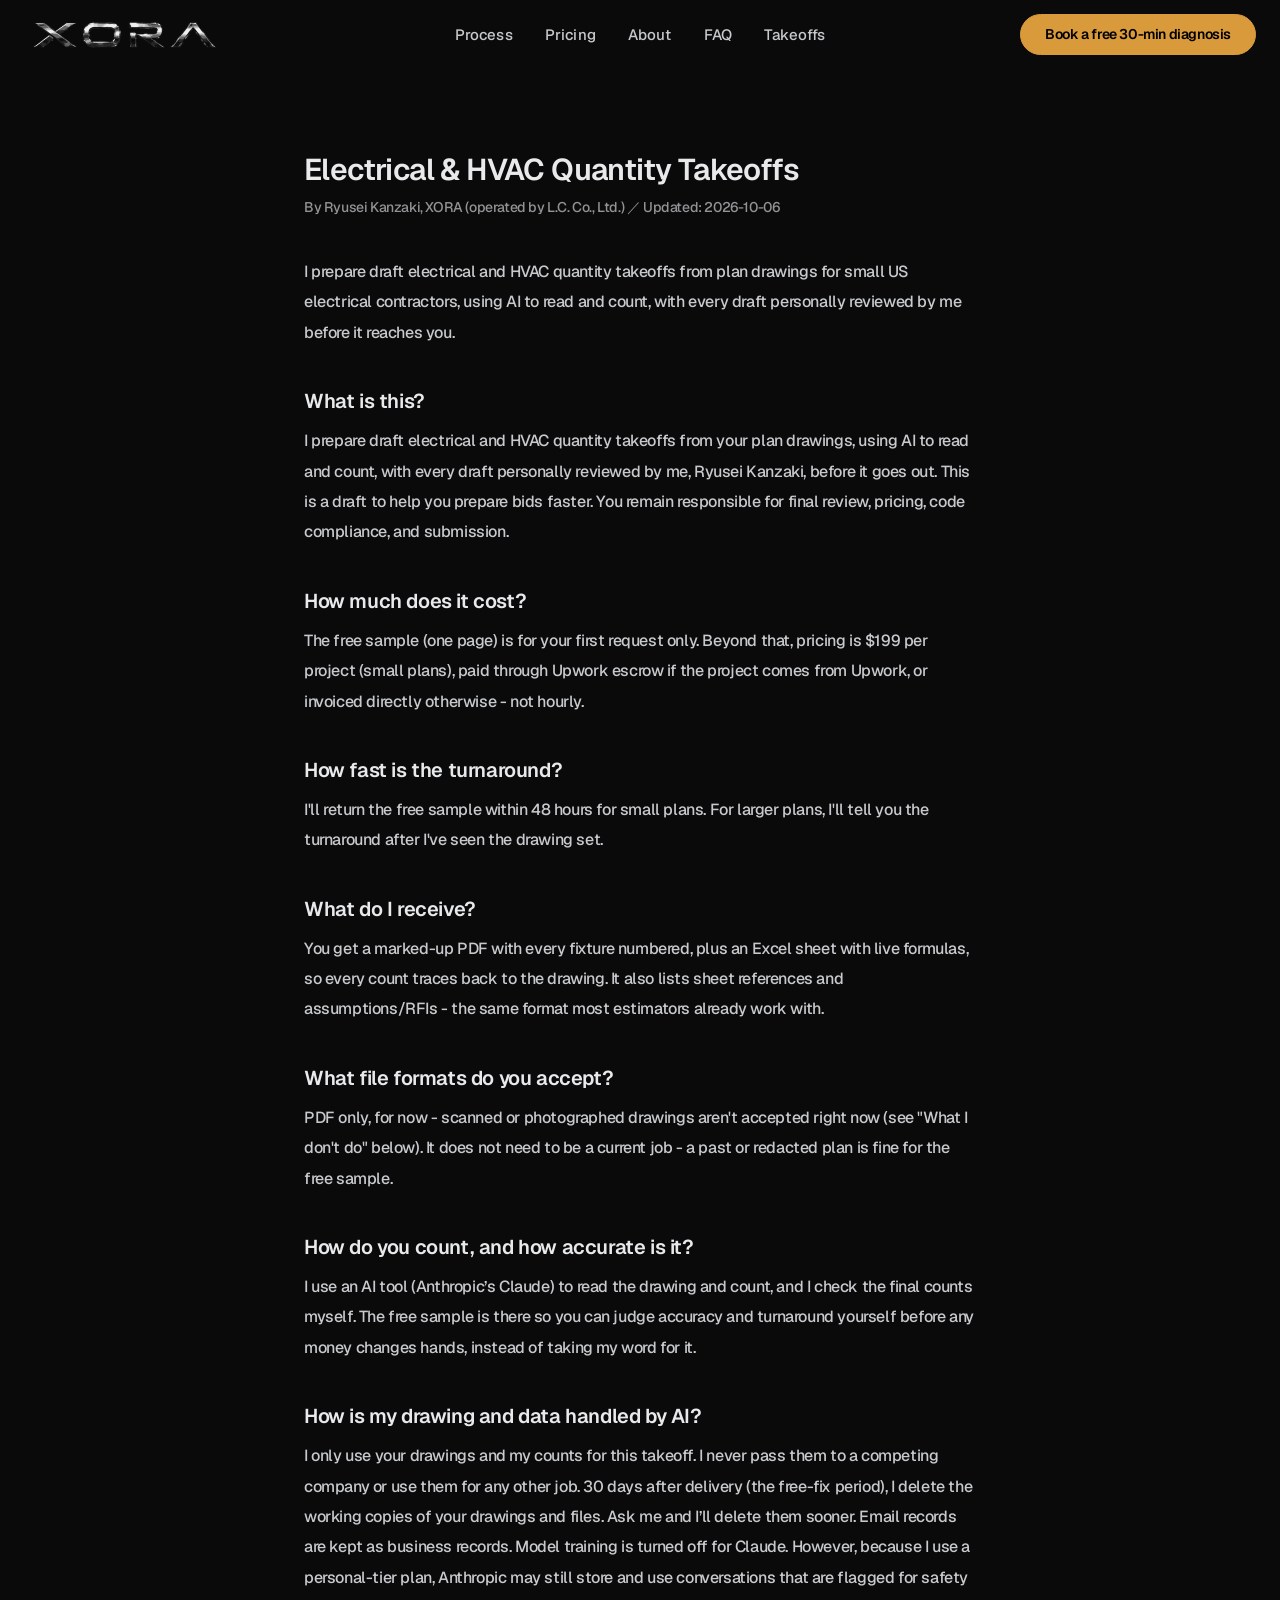
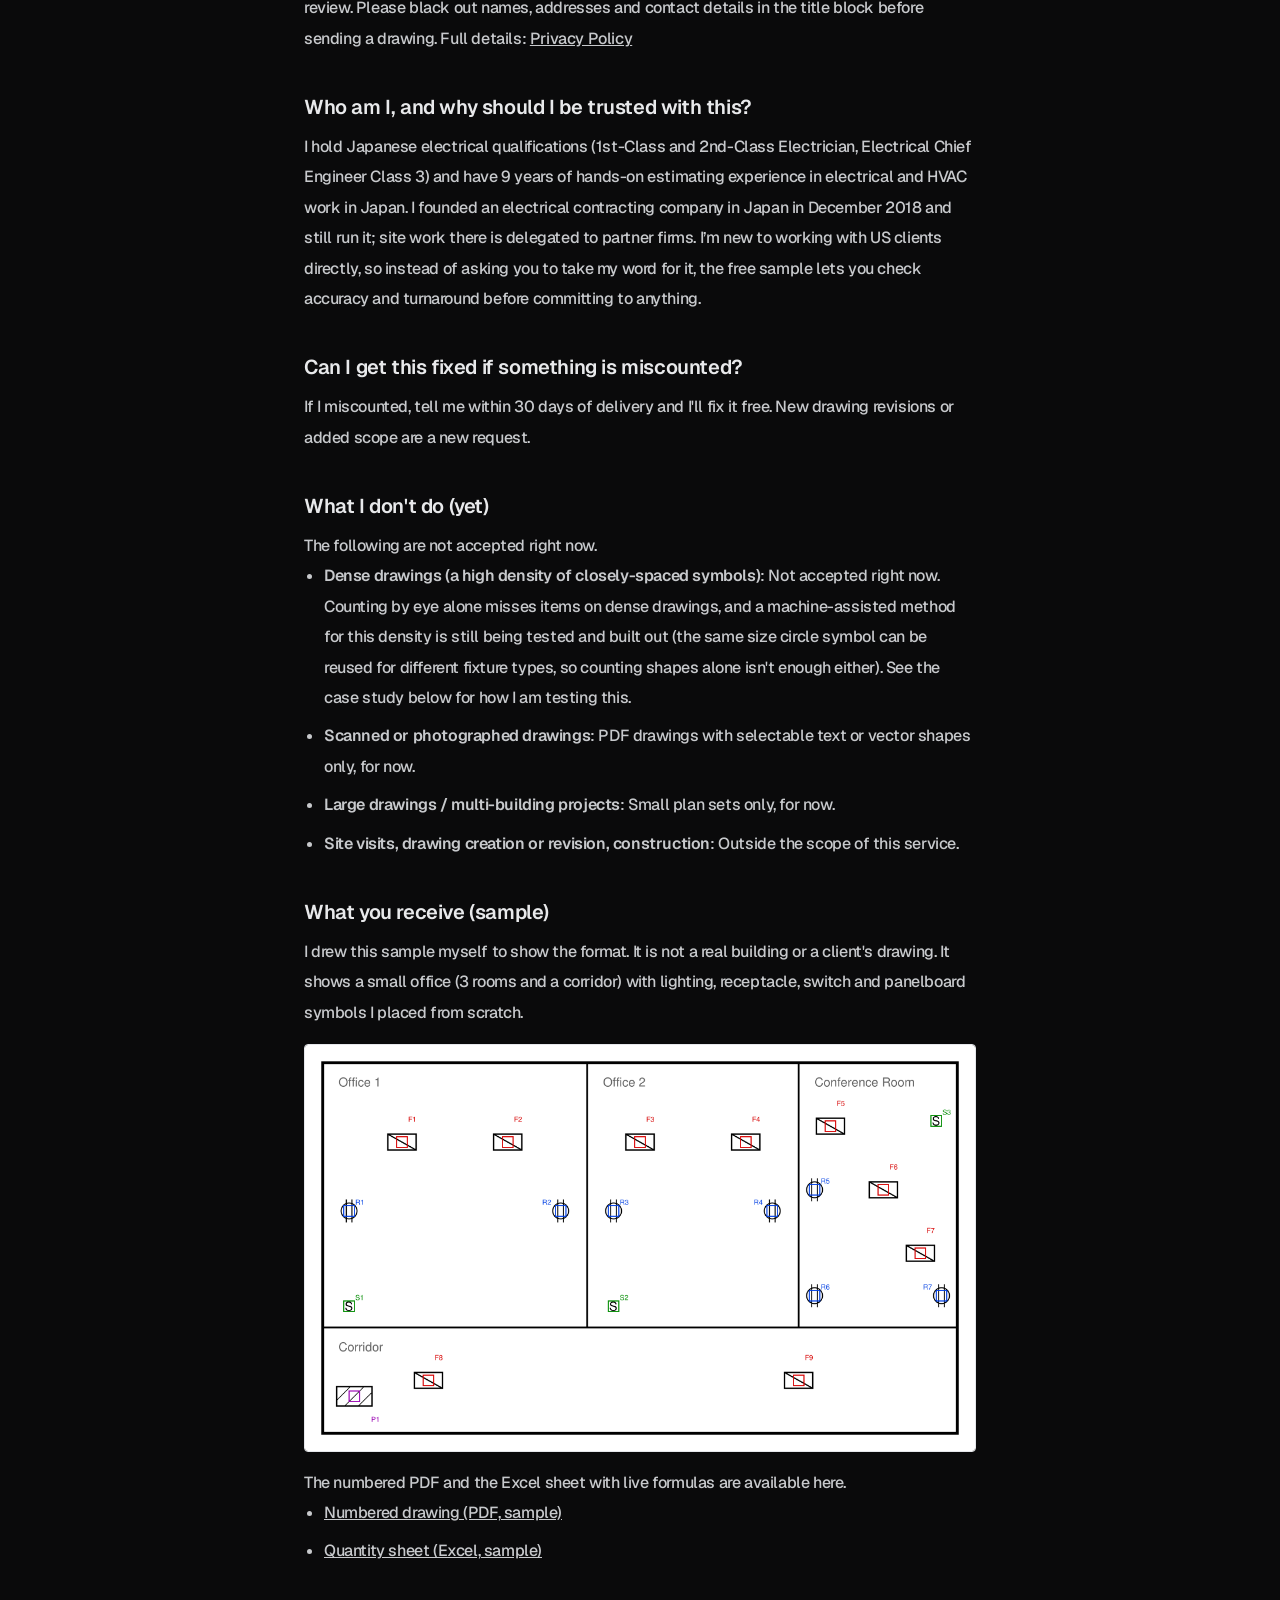
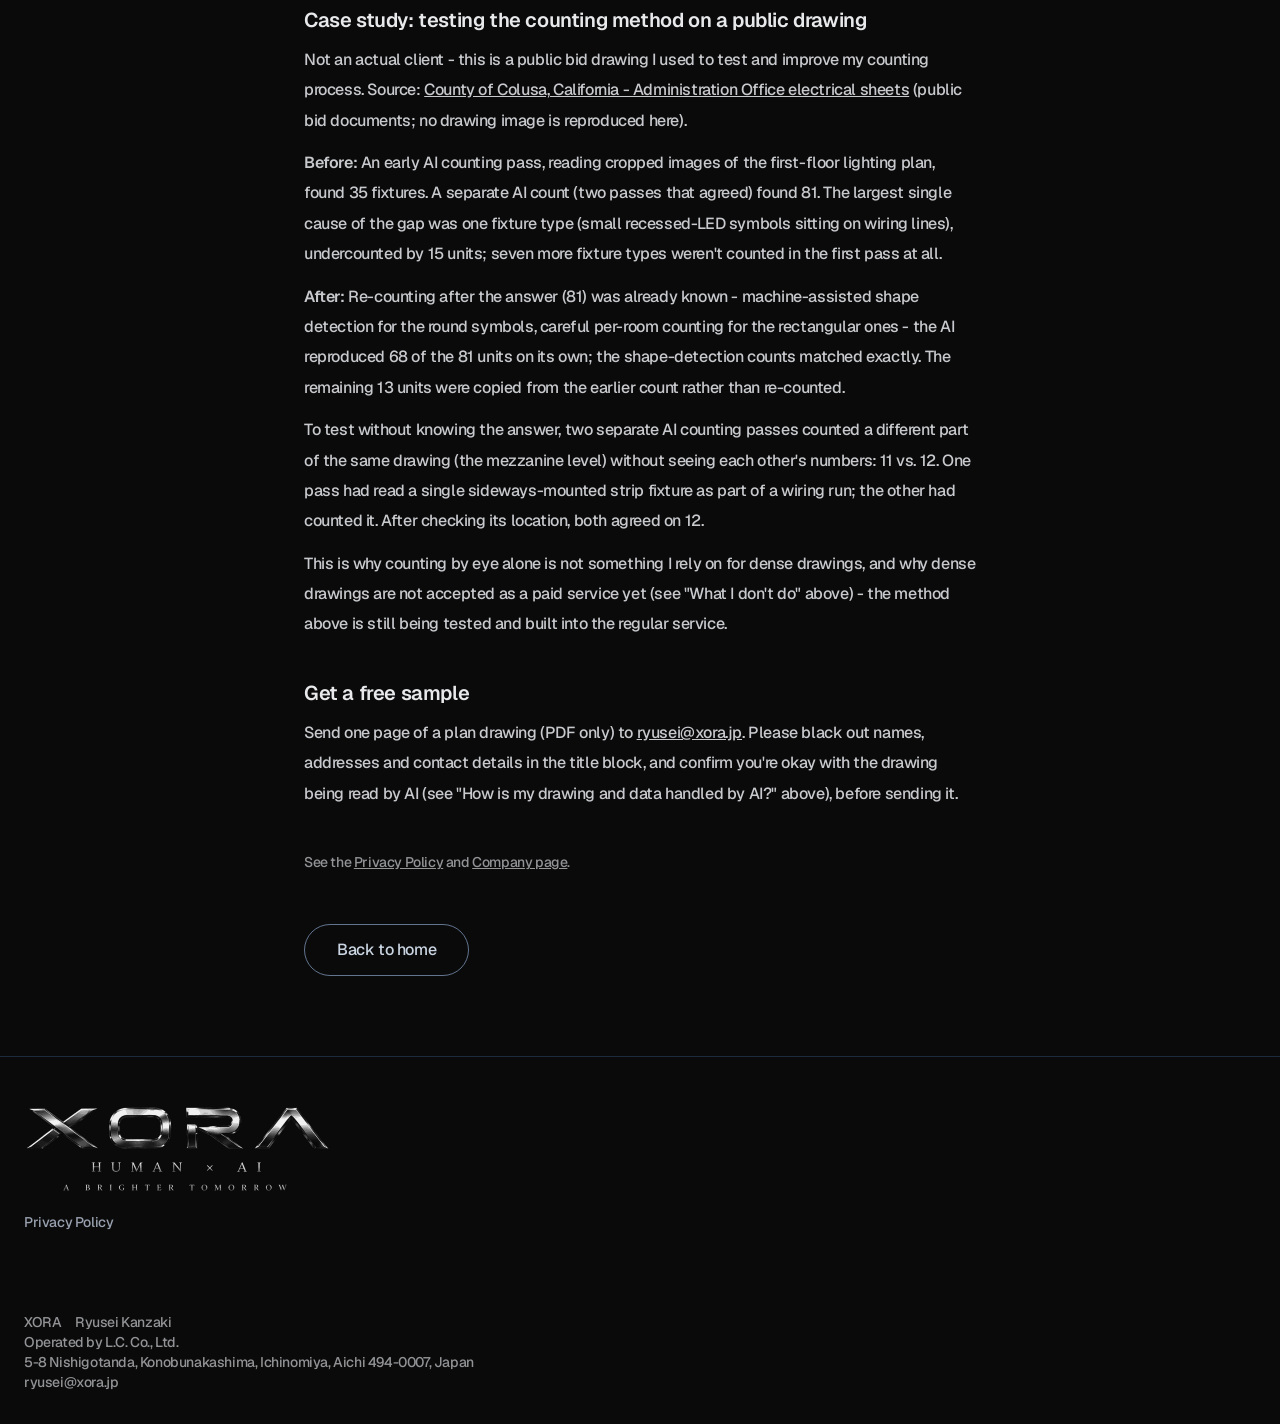
<file: en/takeoff/index.html>
<!DOCTYPE html><html class="2xl:text-[20px]" dir="ltr" lang="en"><head><meta charset="UTF-8"><meta content="width=device-width,initial-scale=1" name="viewport"><link href="/_astro/favicon.DbKvJVLX.ico" rel="shortcut icon"><link href="/_astro/favicon.0BvbYw01.svg" rel="icon" type="image/svg+xml"><link href="/_astro/favicon.0BvbYw01.svg" rel="mask-icon" color="#8D46E7"><link href="/_astro/apple-touch-icon.BpX2yTqa.png" rel="apple-touch-icon" sizes="180x180"><style>:root{--font-noto-jp:sans-serif}</style><style>@font-face{font-family:Geist-50df8a5a4f3c62e2;src:url("/_astro/fonts/b747baca4820a9ba.woff2") format("woff2");font-display:swap;unicode-range:U+0000-00FF,U+0131,U+0152-0153,U+02BB-02BC,U+02C6,U+02DA,U+02DC,U+0304,U+0308,U+0329,U+2000-206F,U+20AC,U+2122,U+2191,U+2193,U+2212,U+2215,U+FEFF,U+FFFD;font-weight:500;font-style:normal}@font-face{font-family:Geist-50df8a5a4f3c62e2;src:url("/_astro/fonts/7bcced271b45f73d.woff2") format("woff2");font-display:swap;unicode-range:U+0000-00FF,U+0131,U+0152-0153,U+02BB-02BC,U+02C6,U+02DA,U+02DC,U+0304,U+0308,U+0329,U+2000-206F,U+20AC,U+2122,U+2191,U+2193,U+2212,U+2215,U+FEFF,U+FFFD;font-weight:600;font-style:normal}:root{--font-geist:Geist-50df8a5a4f3c62e2}</style><link href="/_astro/fonts/b747baca4820a9ba.woff2" rel="preload" type="font/woff2" as="font" crossorigin><link href="/_astro/fonts/7bcced271b45f73d.woff2" rel="preload" type="font/woff2" as="font" crossorigin><style>:root{--aw-font-sans:var(--font-geist),var(--font-noto-jp);--aw-font-serif:var(--font-geist),var(--font-noto-jp);--aw-font-heading:var(--font-geist),var(--font-noto-jp);--aw-color-primary:rgb(199 201 204);--aw-color-secondary:rgb(199 201 204);--aw-color-accent:rgb(217 154 60);--aw-color-text-heading:rgb(232 233 235);--aw-color-text-default:rgb(199 201 204);--aw-color-text-muted:rgb(199 201 204 / 72%);--aw-color-bg-page:rgb(10 10 11);--aw-color-bg-page-dark:rgb(10 10 11);--aw-color-divider:rgb(22 23 26)}.dark{--aw-font-sans:var(--font-geist),var(--font-noto-jp);--aw-font-serif:var(--font-geist),var(--font-noto-jp);--aw-font-heading:var(--font-geist),var(--font-noto-jp);--aw-color-primary:rgb(199 201 204);--aw-color-secondary:rgb(199 201 204);--aw-color-accent:rgb(217 154 60);--aw-color-text-heading:rgb(232 233 235);--aw-color-text-default:rgb(199 201 204);--aw-color-text-muted:rgb(199 201 204 / 72%);--aw-color-bg-page:rgb(10 10 11);--aw-color-divider:rgb(22 23 26)}.font-heading{font-weight:700;letter-spacing:-.02em;line-height:1.3}h1,h2{word-break:normal;overflow-wrap:break-word}@media (min-width:640px){h1,h2{word-break:keep-all;overflow-wrap:normal}}body,html{overflow-x:clip}.hero__logo-glow{background:radial-gradient(circle,rgba(255,164,77,.32) 0,rgba(255,149,51,.14) 45%,rgba(255,149,51,0) 75%);filter:blur(6px);animation:hero-logo-pulse 4s ease-in-out infinite}.hero-chrome-text{background:linear-gradient(180deg,#f2f3f5 0,#9a9da3 50%,#e8e9eb 100%);-webkit-background-clip:text;background-clip:text;color:transparent}.hero__logo-sheen-mask{transition:opacity .4s ease}.hero__logo-shape-mask{-webkit-mask-image:var(--hero-logo-mask-url);mask-image:var(--hero-logo-mask-url);-webkit-mask-repeat:no-repeat;mask-repeat:no-repeat;-webkit-mask-size:100% 100%;mask-size:100% 100%;-webkit-mask-position:center;mask-position:center}.hero__logo-sheen-gradient{background:linear-gradient(75deg,transparent 42%,rgba(255,255,255,.5) 48%,rgba(255,255,255,.85) 50%,rgba(255,255,255,.5) 52%,transparent 58%);mix-blend-mode:screen;animation:hero-sheen-sweep 9s ease-in-out infinite;will-change:transform}@keyframes hero-sheen-sweep{0%{transform:translateX(-30%)}100%,50%{transform:translateX(30%)}}@media (prefers-reduced-motion:reduce){.hero__logo-sheen-gradient{display:none}}.hero__split-half{opacity:0;transition:opacity .3s ease;will-change:transform}.hero__split-wrap--left{clip-path:inset(0 50% 0 0)}.hero__split-wrap--right{clip-path:inset(0 0 0 50%)}#hero-logo-stage.hero__split-ready .hero__split-half{opacity:1}.cta-amber-burst{width:220px;height:220px;max-width:90vw;border-radius:9999px;background:radial-gradient(circle,rgba(255,164,77,.35) 0,rgba(255,149,51,.12) 45%,rgba(255,149,51,0) 75%);opacity:0;transform:scale(.6);filter:blur(4px)}.cta-amber-burst--play{animation:cta-amber-burst-play .9s ease-out forwards}@keyframes cta-amber-burst-play{0%{opacity:0;transform:scale(.6)}40%{opacity:1;transform:scale(1.15)}100%{opacity:0;transform:scale(1.4)}}@media (prefers-reduced-motion:reduce){.cta-amber-burst--play{animation:none}}.section-hairline{height:1px;background:linear-gradient(90deg,transparent,rgba(199,201,204,.32) 50%,transparent)}.section-gauge{color:#6b6e74;letter-spacing:.08em}@keyframes hero-logo-pulse{0%,100%{opacity:.55;transform:scale(.96)}50%{opacity:.85;transform:scale(1.04)}}@media (prefers-reduced-motion:reduce){.hero__logo-glow{animation:none;opacity:.8}}.dayflow__track{background:rgba(199,201,204,.22)}.dayflow__fill{background:linear-gradient(90deg,rgba(154,157,163,.9),rgba(232,233,235,.95));transition:transform 1.3s ease}.dayflow__fill--y{background:linear-gradient(180deg,rgba(154,157,163,.9),rgba(232,233,235,.95))}.dayflow__node{background:rgba(199,201,204,.08);border:1px solid rgba(199,201,204,.4);color:#e8e9eb}.profile-card{background:rgba(120,128,138,.05);border:1px solid rgba(120,128,138,.28)}.dark .profile-card{background:rgba(200,204,210,.04);border:1px solid rgba(200,204,210,.22)}.profile-card__logo{background:rgba(120,128,138,.1);border:1px solid rgba(120,128,138,.35)}.dark .profile-card__logo{background:rgba(200,204,210,.08);border:1px solid rgba(200,204,210,.3)}.profile-card__kana{color:#78808a}.dark .profile-card__kana{color:#c8ccd2}.profile-card__badge{background:0 0;border:1px solid rgba(120,128,138,.5);color:#50565e}.dark .profile-card__badge{border:1px solid rgba(200,204,210,.45);color:#dcdfe3}.story-scene .dayflow__node{transition:background-color .5s ease,border-color .5s ease,color .5s ease,transform .5s ease}.story-scene.is-active .dayflow__node{background:rgb(217 154 60 / 16%);border-color:rgb(217 154 60 / 55%);color:#e8e9eb;transform:scale(1.08)}@media (prefers-reduced-motion:reduce){.story-scene .dayflow__node{transition:none}.story-scene.is-active .dayflow__node{transform:none}}</style><script>!function(){const e="dark:only";function t(e){document.documentElement.classList["dark"===e?"add":"remove"]("dark")}function a(){return e&&e.endsWith(":only")||!localStorage.theme?e.replace(":only",""):"dark"===localStorage.theme||!("theme"in localStorage)&&window.matchMedia("(prefers-color-scheme: dark)").matches?"dark":"light"}t(a()),document.addEventListener("astro:after-swap",()=>t(a()))}()</script><title>Electrical & HVAC Quantity Takeoffs — XORA</title><link href="https://xora.jp/en/takeoff/" rel="canonical"><meta content="Draft electrical and HVAC quantity takeoffs, prepared with AI and personally reviewed by a holder of Japanese electrical qualifications." name="description"><meta content="index, follow" name="robots"><meta content="Electrical &amp; HVAC Quantity Takeoffs" property="og:title"><meta content="website" property="og:type"><meta content="https://xora.jp/_astro/og-xora.CJPqek1R_Z2jTxKo.jpg" property="og:image"><meta content="https://xora.jp/en/takeoff/" property="og:url"><meta content="Draft electrical and HVAC quantity takeoffs, prepared with AI and personally reviewed by a holder of Japanese electrical qualifications." property="og:description"><meta content="ja" property="og:locale"><meta content="XORA" property="og:site_name"><meta content="https://xora.jp/_astro/og-xora.CJPqek1R_Z2jTxKo.jpg" property="og:image:url"><meta content="1200" property="og:image:width"><meta content="626" property="og:image:height"><meta content="Electrical &amp; HVAC Quantity Takeoffs" property="og:image:alt"><meta content="summary_large_image" name="twitter:card"><script data-id id="ga-init">if(document.getElementById("ga-init").dataset.id){var d=document.getElementById("ga-init").dataset.id;window.dataLayer=window.dataLayer||[],window.gtag=function(){dataLayer.push(arguments)},window.gtag("js",new Date),window.gtag("config",d)}</script><link href="/_astro/Layout.C4gorUvE.css" rel="stylesheet"><style>@keyframes astroFadeInOut{0%{opacity:1}to{opacity:0}}@keyframes astroFadeIn{0%{opacity:0;mix-blend-mode:plus-lighter}to{opacity:1;mix-blend-mode:plus-lighter}}@keyframes astroFadeOut{0%{opacity:1;mix-blend-mode:plus-lighter}to{opacity:0;mix-blend-mode:plus-lighter}}@keyframes astroSlideFromRight{0%{transform:translate(100%)}}@keyframes astroSlideFromLeft{0%{transform:translate(-100%)}}@keyframes astroSlideToRight{to{transform:translate(100%)}}@keyframes astroSlideToLeft{to{transform:translate(-100%)}}@media (prefers-reduced-motion){::view-transition-group(*),::view-transition-new(*),::view-transition-old(*),[data-astro-transition-scope]{animation:none!important}}aw-header[data-astro-cid-nswrv7r3],aw-theme-toggle[data-astro-cid-4vhgjfnb]{display:contents}</style><script type="module" src="/_astro/page.BS6wqQC3.js"></script></head><body class="text-default antialiased bg-page flex flex-col min-h-screen tracking-tight"><script type="module">var e=class extends HTMLElement{connectedCallback(){this.querySelector("[data-aw-toggle-color-scheme]")?.addEventListener("click",()=>{let e=document.documentElement.classList.toggle("dark");localStorage.theme=e?"dark":"light",document.dispatchEvent(new CustomEvent("aw:theme-change"))})}};customElements.get("aw-theme-toggle")||customElements.define("aw-theme-toggle",e)</script><aw-header data-astro-cid-nswrv7r3="true" data-astro-transition-persist="header-15gmylv"><header class="mx-auto w-full border-b border-gray-50/0 ease-in-out flex-none sticky top-0 transition-[opacity] z-40" data-astro-cid-nswrv7r3 data-aw-sticky-header="true" id="header"><div class="absolute inset-0" data-astro-cid-nswrv7r3></div><div class="text-default w-full lg:grid lg:grid-cols-3 lg:items-center lg:px-6 max-w-7xl mx-auto px-3 py-3 relative" data-astro-cid-nswrv7r3><div class="flex justify-between" data-astro-cid-nswrv7r3><a href="/en/" class="flex items-center" data-astro-cid-nswrv7r3><picture class="items-center inline-flex ml-2 rtl:ml-0 rtl:mr-2"><source srcset="/_astro/xora-wordmark-56.b6u-JX5U.webp 2x, /_astro/xora-wordmark-84.CF1OAnTA.webp 3x" type="image/webp"><img alt="XORA" class="w-auto h-[22px] md:h-[28px]" loading="eager" src="/_astro/xora-wordmark-56.BvOhzJHG.png" decoding="async" height="28" srcset="/_astro/xora-wordmark-56.BvOhzJHG.png 2x, /_astro/xora-wordmark-84.zB8bDM0I.png 3x" width="185" fetchpriority="low"></picture></a><div class="flex items-center lg:hidden" data-astro-cid-nswrv7r3><button aria-expanded="false" aria-label="Toggle Menu" class="flex items-center cursor-pointer flex-col group h-12 justify-center rounded w-12" data-aw-toggle-menu type="button"><span class="sr-only">Toggle Menu</span><span class="transition bg-black dark:bg-white duration-200 ease h-0.5 my-1 opacity-80 rounded-full transform w-6 group-[.expanded]:rotate-45 group-[.expanded]:translate-y-2.5" aria-hidden="true"></span><span class="transition bg-black dark:bg-white duration-200 ease h-0.5 my-1 opacity-80 rounded-full transform w-6 group-[.expanded]:opacity-0" aria-hidden="true"></span><span class="transition bg-black dark:bg-white duration-200 ease h-0.5 my-1 opacity-80 rounded-full transform w-6 group-[.expanded]:-rotate-45 group-[.expanded]:-translate-y-2.5" aria-hidden="true"></span></button></div></div><nav aria-label="Main navigation" class="text-default w-full hidden items-center lg:flex lg:justify-self-center lg:mx-5 lg:overflow-visible lg:w-auto overflow-x-hidden overflow-y-auto" data-astro-cid-nswrv7r3><ul class="flex flex-col font-medium lg:flex-row lg:justify-center lg:self-center lg:text-[0.9375rem] lg:w-auto text-xl tracking-[0.01rem] w-full" data-astro-cid-nswrv7r3><li class data-astro-cid-nswrv7r3><a href="/en/#steps3" class="flex items-center dark:hover:text-white hover:text-link px-4 py-3 whitespace-nowrap" data-astro-cid-nswrv7r3>Process</a></li><li class data-astro-cid-nswrv7r3><a href="/en/#pricing" class="flex items-center dark:hover:text-white hover:text-link px-4 py-3 whitespace-nowrap" data-astro-cid-nswrv7r3>Pricing</a></li><li class data-astro-cid-nswrv7r3><a href="/en/#profile" class="flex items-center dark:hover:text-white hover:text-link px-4 py-3 whitespace-nowrap" data-astro-cid-nswrv7r3>About</a></li><li class data-astro-cid-nswrv7r3><a href="/en/#faq" class="flex items-center dark:hover:text-white hover:text-link px-4 py-3 whitespace-nowrap" data-astro-cid-nswrv7r3>FAQ</a></li><li class data-astro-cid-nswrv7r3><a href="/en/takeoff/" class="flex items-center dark:hover:text-white hover:text-link px-4 py-3 whitespace-nowrap aw-link-active" data-astro-cid-nswrv7r3>Takeoffs</a></li></ul></nav><div class="items-center lg:w-auto w-full hidden lg:flex bottom-0 fixed justify-end left-0 lg:justify-self-end lg:mb-0 lg:p-0 lg:self-center lg:static p-3 rtl:left-auto rtl:right-0" data-astro-cid-nswrv7r3><div class="flex items-center justify-between lg:w-auto w-full" data-astro-cid-nswrv7r3><div class="flex" data-astro-cid-nswrv7r3></div><span class="rtl:ml-0 ml-4 rtl:mr-4" data-astro-cid-nswrv7r3><a href="/en/#contact" class="w-auto btn-primary font-semibold lg:px-6 ml-2 px-5.5 py-2.5 shadow-none text-sm" data-astro-cid-nswrv7r3="true">Book a free 30-min diagnosis</a></span></div></div></div></header></aw-header><script type="module">var e=class extends HTMLElement{onScroll;mql;onMqlChange;onPageLoad=()=>{this.updateActiveLinks(),this.closeOpenDropdown()};connectedCallback(){let e=this.querySelector("#header"),t=this.querySelector("[data-aw-toggle-menu]"),s=this.querySelector("#header nav"),a=this.querySelector("#header > div > div:last-child");this.updateActiveLinks(),document.addEventListener("astro:page-load",this.onPageLoad);let n=()=>{t?.classList.remove("expanded"),t?.setAttribute("aria-expanded","false"),document.body.classList.remove("overflow-hidden"),e?.classList.remove("h-screen","expanded","bg-page"),s?.classList.add("hidden"),a?.classList.add("hidden")};if(t?.addEventListener("click",()=>{let n=t.classList.toggle("expanded");t.setAttribute("aria-expanded",String(n)),document.body.classList.toggle("overflow-hidden"),e?.classList.toggle("h-screen"),e?.classList.toggle("expanded"),e?.classList.toggle("bg-page"),s?.classList.toggle("hidden"),a?.classList.toggle("hidden")}),s?.addEventListener("click",n),s?.addEventListener("click",e=>{let t=e.target?.closest(".dropdown-menu a");t&&t.blur()}),this.mql=window.matchMedia("(max-width: 1023px)"),this.onMqlChange=()=>n(),this.mql.addEventListener("change",this.onMqlChange),e?.hasAttribute("data-aw-sticky-header")){let t=!1,s=()=>{window.scrollY>60?e.classList.add("scroll"):e.classList.remove("scroll"),t=!1};this.onScroll=()=>{t||=(window.requestAnimationFrame(s),!0)},s(),document.addEventListener("scroll",this.onScroll,{passive:!0})}document.documentElement.classList.add("motion-safe:scroll-smooth")}disconnectedCallback(){this.onScroll&&document.removeEventListener("scroll",this.onScroll),this.mql&&this.onMqlChange&&this.mql.removeEventListener("change",this.onMqlChange),document.removeEventListener("astro:page-load",this.onPageLoad)}closeOpenDropdown(){let e=document.activeElement;e&&this.contains(e)&&e.closest(".dropdown")&&e.blur()}updateActiveLinks(){let e=e=>"/"+e.replace(/^\/+|\/+$/g,""),t=e(window.location.pathname);this.querySelectorAll("nav a[href]").forEach(s=>{let a=new URL(s.href,window.location.href),n=a.origin===window.location.origin&&!a.hash&&!s.getAttribute("href")?.startsWith("#");s.classList.toggle("aw-link-active",n&&e(a.pathname)===t)})}};customElements.get("aw-header")||customElements.define("aw-header",e)</script><main class="flex-1"><section class="md:py-20 px-4 py-16"><div class="mx-auto max-w-2xl"><h1 class="font-bold font-heading text-heading mb-2 text-3xl">Electrical &amp; HVAC Quantity Takeoffs</h1><p class="text-muted text-sm mb-10">By Ryusei Kanzaki, XORA (operated by L.C. Co., Ltd.) ／ Updated: <span class="whitespace-nowrap">2026-10-06</span></p><div class="prose-sections space-y-10"><section><p class="text-default leading-[1.9]">I prepare draft electrical and HVAC quantity takeoffs from plan drawings for small US electrical contractors, using AI to read and count, with every draft personally reviewed by me before it reaches you.</p></section><section><h2 class="font-bold font-heading text-heading mb-3 text-xl">What is this?</h2><p class="text-default leading-[1.9]">I prepare draft electrical and HVAC quantity takeoffs from your plan drawings, using AI to read and count, with every draft personally reviewed by me, Ryusei Kanzaki, before it goes out. This is a draft to help you prepare bids faster. You remain responsible for final review, pricing, code compliance, and submission.</p></section><section><h2 class="font-bold font-heading text-heading mb-3 text-xl">How much does it cost?</h2><p class="text-default leading-[1.9]">The free sample (one page) is for your first request only. Beyond that, pricing is $199 per project (small plans), paid through Upwork escrow if the project comes from Upwork, or invoiced directly otherwise - not hourly.</p></section><section><h2 class="font-bold font-heading text-heading mb-3 text-xl">How fast is the turnaround?</h2><p class="text-default leading-[1.9]">I&#39;ll return the free sample within 48 hours for small plans. For larger plans, I&#39;ll tell you the turnaround after I&#39;ve seen the drawing set.</p></section><section><h2 class="font-bold font-heading text-heading mb-3 text-xl">What do I receive?</h2><p class="text-default leading-[1.9]">You get a marked-up PDF with every fixture numbered, plus an Excel sheet with live formulas, so every count traces back to the drawing. It also lists sheet references and assumptions/RFIs - the same format most estimators already work with.</p></section><section><h2 class="font-bold font-heading text-heading mb-3 text-xl">What file formats do you accept?</h2><p class="text-default leading-[1.9]">PDF only, for now - scanned or photographed drawings aren&#39;t accepted right now (see &quot;What I don&#39;t do&quot; below). It does not need to be a current job - a past or redacted plan is fine for the free sample.</p></section><section><h2 class="font-bold font-heading text-heading mb-3 text-xl">How do you count, and how accurate is it?</h2><p class="text-default leading-[1.9]">I use an AI tool (Anthropic’s Claude) to read the drawing and count, and I check the final counts myself. The free sample is there so you can judge accuracy and turnaround yourself before any money changes hands, instead of taking my word for it.</p></section><section><h2 class="font-bold font-heading text-heading mb-3 text-xl">How is my drawing and data handled by AI?</h2><p class="text-default leading-[1.9]">I only use your drawings and my counts for this takeoff. I never pass them to a competing company or use them for any other job. 30 days after delivery (the free-fix period), I delete the working copies of your drawings and files. Ask me and I’ll delete them sooner. Email records are kept as business records. Model training is turned off for Claude. However, because I use a personal-tier plan, Anthropic may still store and use conversations that are flagged for safety review. Please black out names, addresses and contact details in the title block before sending a drawing. Full details: <a href="/en/privacy/" class="underline">Privacy Policy</a></p></section><section><h2 class="font-bold font-heading text-heading mb-3 text-xl">Who am I, and why should I be trusted with this?</h2><p class="text-default leading-[1.9]">I hold Japanese electrical qualifications (1st-Class and 2nd-Class Electrician, Electrical Chief Engineer Class 3) and have 9 years of hands-on estimating experience in electrical and HVAC work in Japan. I founded an electrical contracting company in Japan in December 2018 and still run it; site work there is delegated to partner firms. I’m new to working with US clients directly, so instead of asking you to take my word for it, the free sample lets you check accuracy and turnaround before committing to anything.</p></section><section><h2 class="font-bold font-heading text-heading mb-3 text-xl">Can I get this fixed if something is miscounted?</h2><p class="text-default leading-[1.9]">If I miscounted, tell me within 30 days of delivery and I&#39;ll fix it free. New drawing revisions or added scope are a new request.</p></section><section><h2 class="font-bold font-heading text-heading mb-3 text-xl">What I don&apos;t do (yet)</h2><p class="text-default leading-[1.9]">The following are not accepted right now.</p><ul class="text-default leading-[1.9] list-disc ml-5 space-y-2"><li><strong>Dense drawings (a high density of closely-spaced symbols)</strong>: Not accepted right now. Counting by eye alone misses items on dense drawings, and a machine-assisted method for this density is still being tested and built out (the same size circle symbol can be reused for different fixture types, so counting shapes alone isn&#39;t enough either). See the case study below for how I am testing this.</li><li><strong>Scanned or photographed drawings</strong>: PDF drawings with selectable text or vector shapes only, for now.</li><li><strong>Large drawings / multi-building projects</strong>: Small plan sets only, for now.</li><li><strong>Site visits, drawing creation or revision, construction</strong>: Outside the scope of this service.</li></ul></section><section><h2 class="font-bold font-heading text-heading mb-3 text-xl">What you receive (sample)</h2><p class="text-default leading-[1.9]">I drew this sample myself to show the format. It is not a real building or a client&apos;s drawing. It shows a small office (3 rooms and a corridor) with lighting, receptacle, switch and panelboard symbols I placed from scratch.</p><div class="mt-4"><a href="/media/sekisan-sample/sample-drawing-en.pdf" rel="noopener" target="_blank"><img alt="Sample: numbered electrical takeoff drawing (fictional small office). Tap to open the PDF" class="border-gray-200 border rounded w-full" loading="lazy" src="/media/sekisan-sample/sample-drawing-en.png"></a></div><p class="text-default leading-[1.9] mt-4">The numbered PDF and the Excel sheet with live formulas are available here.</p><ul class="text-default leading-[1.9] list-disc ml-5 space-y-2"><li><a href="/media/sekisan-sample/sample-drawing-en.pdf" class="underline" rel="noopener" target="_blank">Numbered drawing (PDF, sample)</a></li><li><a href="/media/sekisan-sample/sample-sheet-en.xlsx" class="underline">Quantity sheet (Excel, sample)</a></li></ul></section><section><h2 class="font-bold font-heading text-heading mb-3 text-xl">Case study: testing the counting method on a public drawing</h2><p class="text-default leading-[1.9]">Not an actual client - this is a public bid drawing I used to test and improve my counting process. Source: <a href="https://www.countyofcolusaca.gov/DocumentCenter/View/5708/Electrical-Sheets-ColusaCoAdminOff_Elec_BidAdd3" class="underline" rel="noopener" target="_blank">County of Colusa, California - Administration Office electrical sheets</a> (public bid documents; no drawing image is reproduced here).</p><p class="text-default leading-[1.9] mt-3"><strong>Before:</strong> An early AI counting pass, reading cropped images of the first-floor lighting plan, found 35 fixtures. A separate AI count (two passes that agreed) found 81. The largest single cause of the gap was one fixture type (small recessed-LED symbols sitting on wiring lines), undercounted by 15 units; seven more fixture types weren&apos;t counted in the first pass at all.</p><p class="text-default leading-[1.9] mt-3"><strong>After:</strong> Re-counting after the answer (81) was already known - machine-assisted shape detection for the round symbols, careful per-room counting for the rectangular ones - the AI reproduced 68 of the 81 units on its own; the shape-detection counts matched exactly. The remaining 13 units were copied from the earlier count rather than re-counted.</p><p class="text-default leading-[1.9] mt-3">To test without knowing the answer, two separate AI counting passes counted a different part of the same drawing (the mezzanine level) without seeing each other's numbers: 11 vs. 12. One pass had read a single sideways-mounted strip fixture as part of a wiring run; the other had counted it. After checking its location, both agreed on 12.</p><p class="text-default leading-[1.9] mt-3">This is why counting by eye alone is not something I rely on for dense drawings, and why dense drawings are not accepted as a paid service yet (see &quot;What I don&apos;t do&quot; above) - the method above is still being tested and built into the regular service.</p></section><section><h2 class="font-bold font-heading text-heading mb-3 text-xl">Get a free sample</h2><p class="text-default leading-[1.9]">Send one page of a plan drawing (PDF only) to <a href="mailto:ryusei@xora.jp" class="underline">ryusei@xora.jp</a>. Please black out names, addresses and contact details in the title block, and confirm you&apos;re okay with the drawing being read by AI (see &quot;How is my drawing and data handled by AI?&quot; above), before sending it.</p></section><section><p class="leading-[1.9] text-muted text-sm">See the <a href="/en/privacy/" class="underline">Privacy Policy</a> and <a href="/en/company/" class="underline">Company page</a>.</p></section></div><div class="mt-12"><a href="/en/" class="btn-secondary">Back to home</a></div></div></section></main><footer class="border-gray-200 border-t dark:border-slate-800 not-prose relative"><div class="absolute inset-0 dark:bg-dark pointer-events-none" aria-hidden="true"></div><div class="text-muted intersect-no-queue intersect-once intersect-quarter max-w-7xl motion-safe:md:intersect:animate-fade motion-safe:md:opacity-0 mx-auto px-4 relative sm:px-6"><div class="gap-4 gap-y-8 grid grid-cols-12 md:py-12 py-8 sm:gap-8"><div class="col-span-12 lg:col-span-4"><div class="mb-3"><a href="/" class="inline-block"><picture><source srcset="/_astro/xora-footer-lockup-176.F3Zn8o0C.webp 2x, /_astro/xora-footer-lockup-264.7LdEsA5f.webp 3x" type="image/webp"><img alt="XORA" class="w-auto h-16 md:h-[88px]" loading="lazy" src="/_astro/xora-footer-lockup-176.BCANUCq5.png" decoding="async" height="88" srcset="/_astro/xora-footer-lockup-176.BCANUCq5.png 2x, /_astro/xora-footer-lockup-264.SCdPrm5i.png 3x" width="307"></picture></a></div><div class="flex gap-1 text-muted text-sm"><a href="/en/privacy/" class="text-muted dark:text-gray-400 duration-150 ease-in-out hover:text-gray-700 hover:underline transition">Privacy Policy</a></div></div></div><div class="md:flex md:items-center md:justify-between md:py-8 py-6"><div class="dark:text-muted mr-4 text-sm">XORA　Ryusei Kanzaki<br/>Operated by L.C. Co., Ltd.<br/>5-8 Nishigotanda, Konobunakashima, Ichinomiya, Aichi 494-0007, Japan<br/><a href="mailto:ryusei@xora.jp">ryusei@xora.jp</a></div></div></div></footer><aw-intersect aria-hidden="true" data-astro-cid-3ixkjeol="true"></aw-intersect><script type="module">var e=['[class*=" intersect:"]','[class*=":intersect:"]','[class^="intersect:"]','[class="intersect"]','[class*=" intersect "]','[class^="intersect "]','[class$=" intersect"]'].join(","),t=60,n=4,r=class extends HTMLElement{observer=null;elements=[];thresholds=new WeakMap;onThemeChange=()=>this.removeAnimationDelay();connectedCallback(){this.start(),document.addEventListener("aw:theme-change",this.onThemeChange)}disconnectedCallback(){this.observer?.disconnect(),document.removeEventListener("aw:theme-change",this.onThemeChange)}getThreshold(e){return e.classList.contains("intersect-full")?.99:e.classList.contains("intersect-half")?.5:e.classList.contains("intersect-quarter")?.25:0}start(){this.observer?.disconnect(),this.elements=Array.from(document.querySelectorAll(e));let s=[];this.elements.forEach(t=>{if(t.querySelector(e))return t.style.animationDuration="0s",void t.setAttribute("data-animated","true");t.setAttribute("no-intersect",""),this.thresholds.set(t,this.getThreshold(t)),s.push(t)});this.observer=new IntersectionObserver(e=>{let s=0;for(let i of e){let e=i.target,a=this.thresholds.get(e)??0,r=e.classList.contains("intersect-once");if(i.isIntersecting&&i.intersectionRatio>=a){if(e.hasAttribute("data-animated"))continue;let i=e.classList.contains("intersect-no-queue")?0:Math.min(s++,n)*t;e.removeAttribute("no-intersect"),e.setAttribute("data-animated","true"),e.style.animationDuration="",e.style.animationDelay=`${i}ms`,e.style.transitionDelay=`${i}ms`,r&&this.observer?.unobserve(e)}else r||(e.setAttribute("no-intersect",""),e.removeAttribute("data-animated"),e.style.animationDelay="",e.style.transitionDelay="")}},{threshold:[0,.25,.5,.99]}),s.forEach(e=>this.observer?.observe(e))}removeAnimationDelay(){this.elements.forEach(e=>{"true"===e.getAttribute("data-animated")&&(e.style.transitionDelay="",e.style.animationDelay="")})}};customElements.get("aw-intersect")||customElements.define("aw-intersect",r)</script><script type="module" src="/_astro/Layout.astro_astro_type_script_index_0_lang.BNLWDS2j.js"></script></body></html>
</file>
